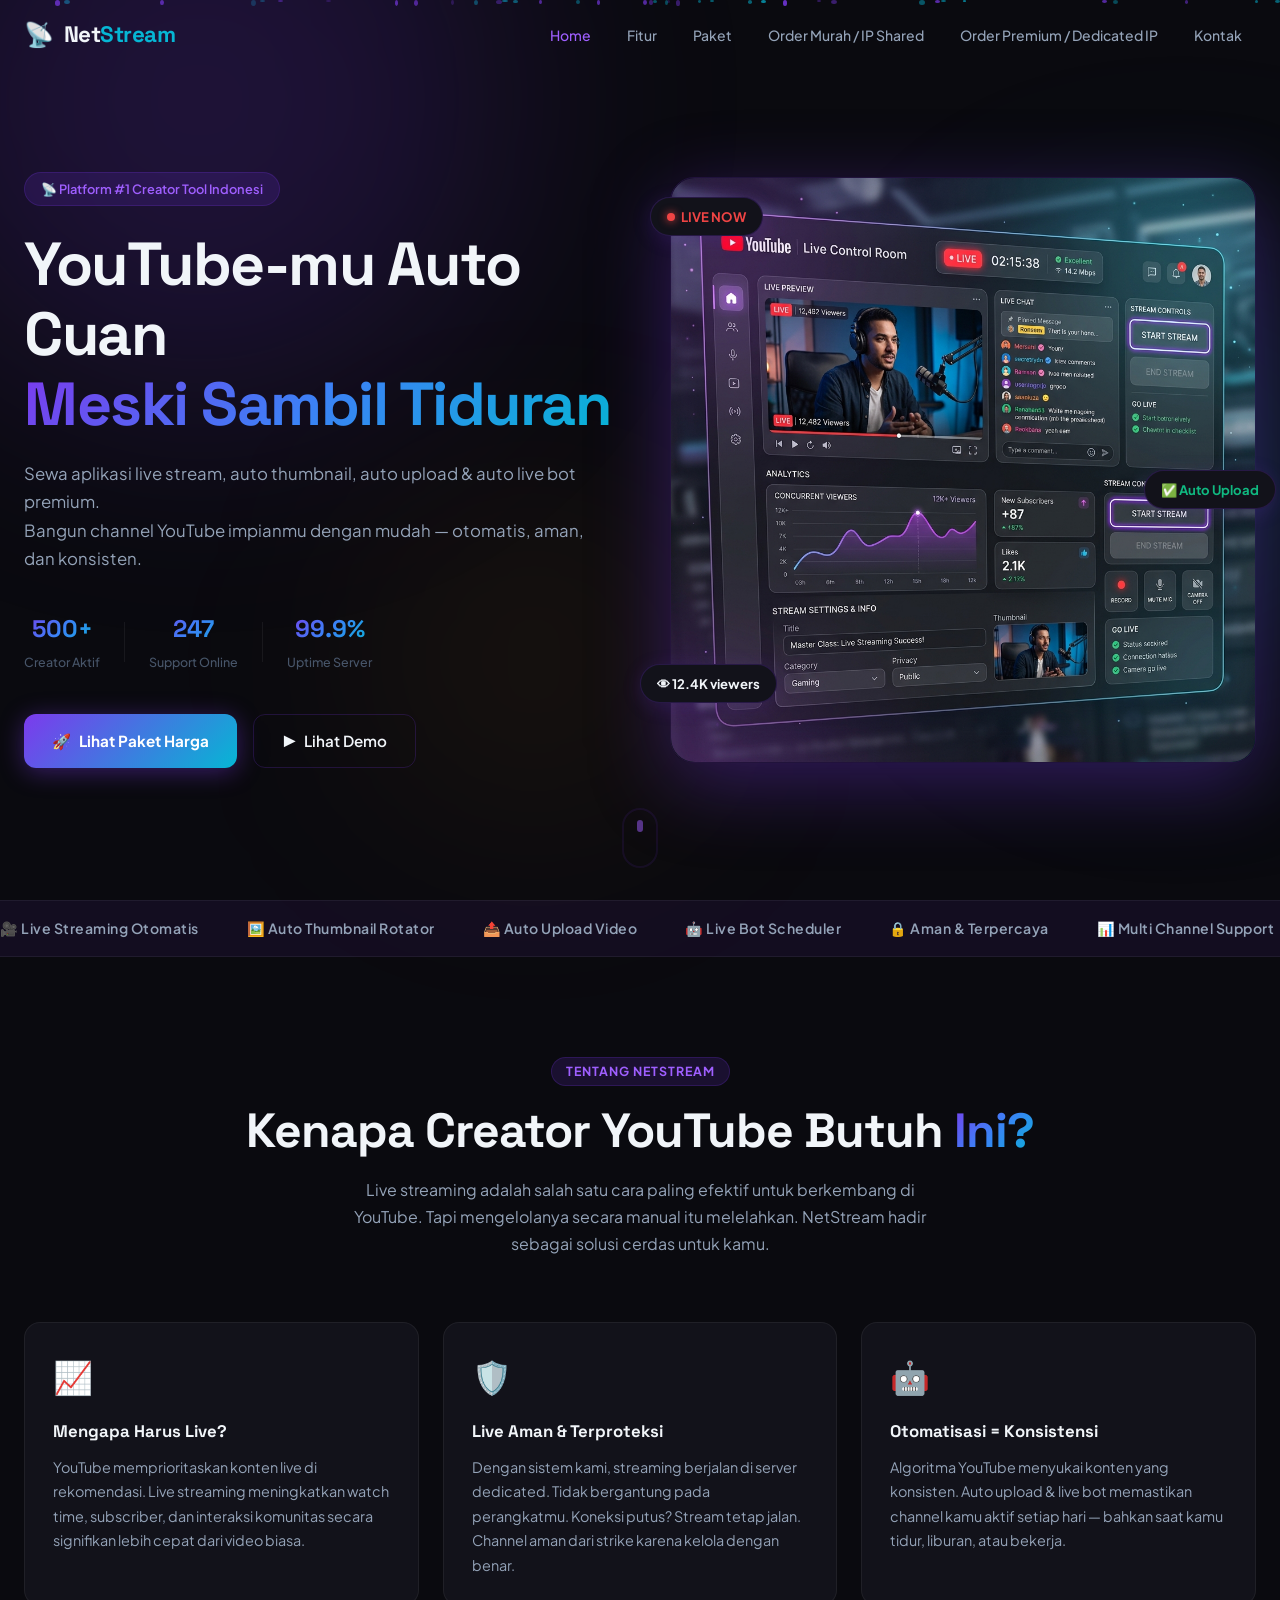
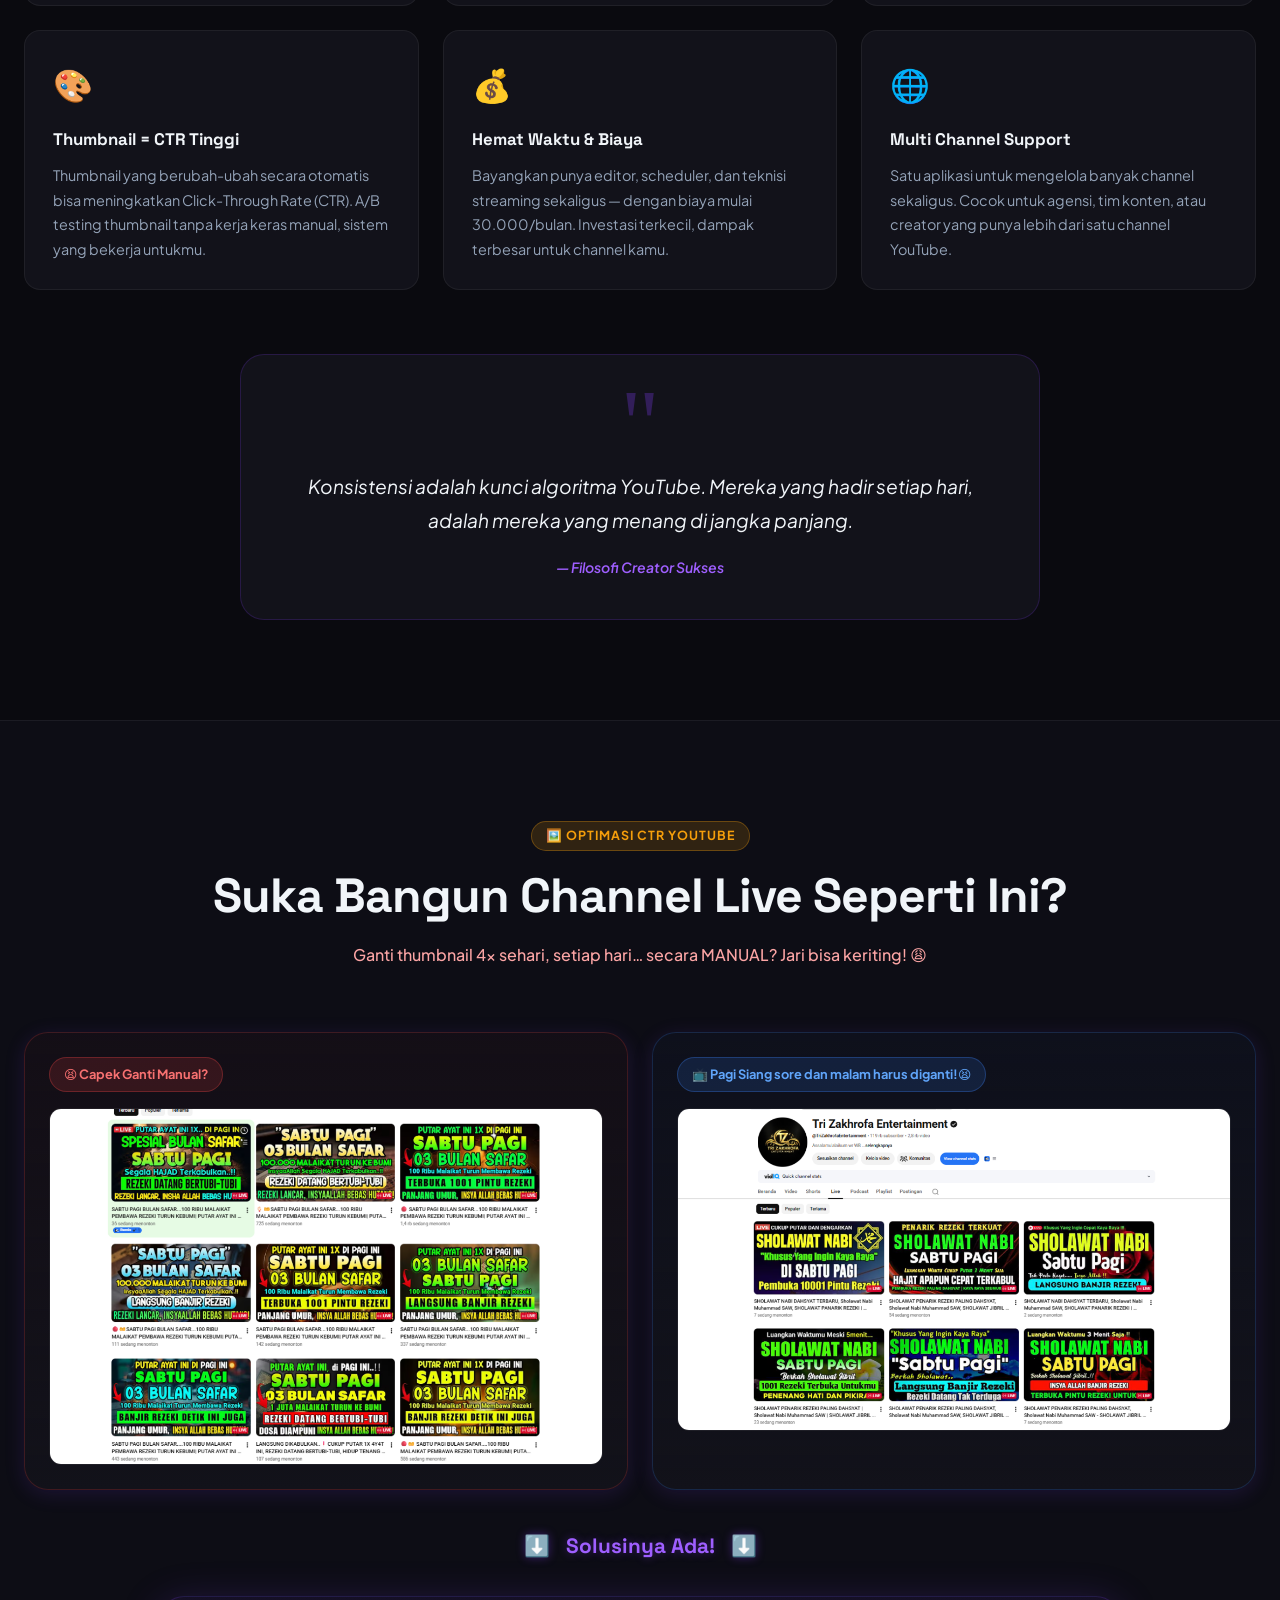
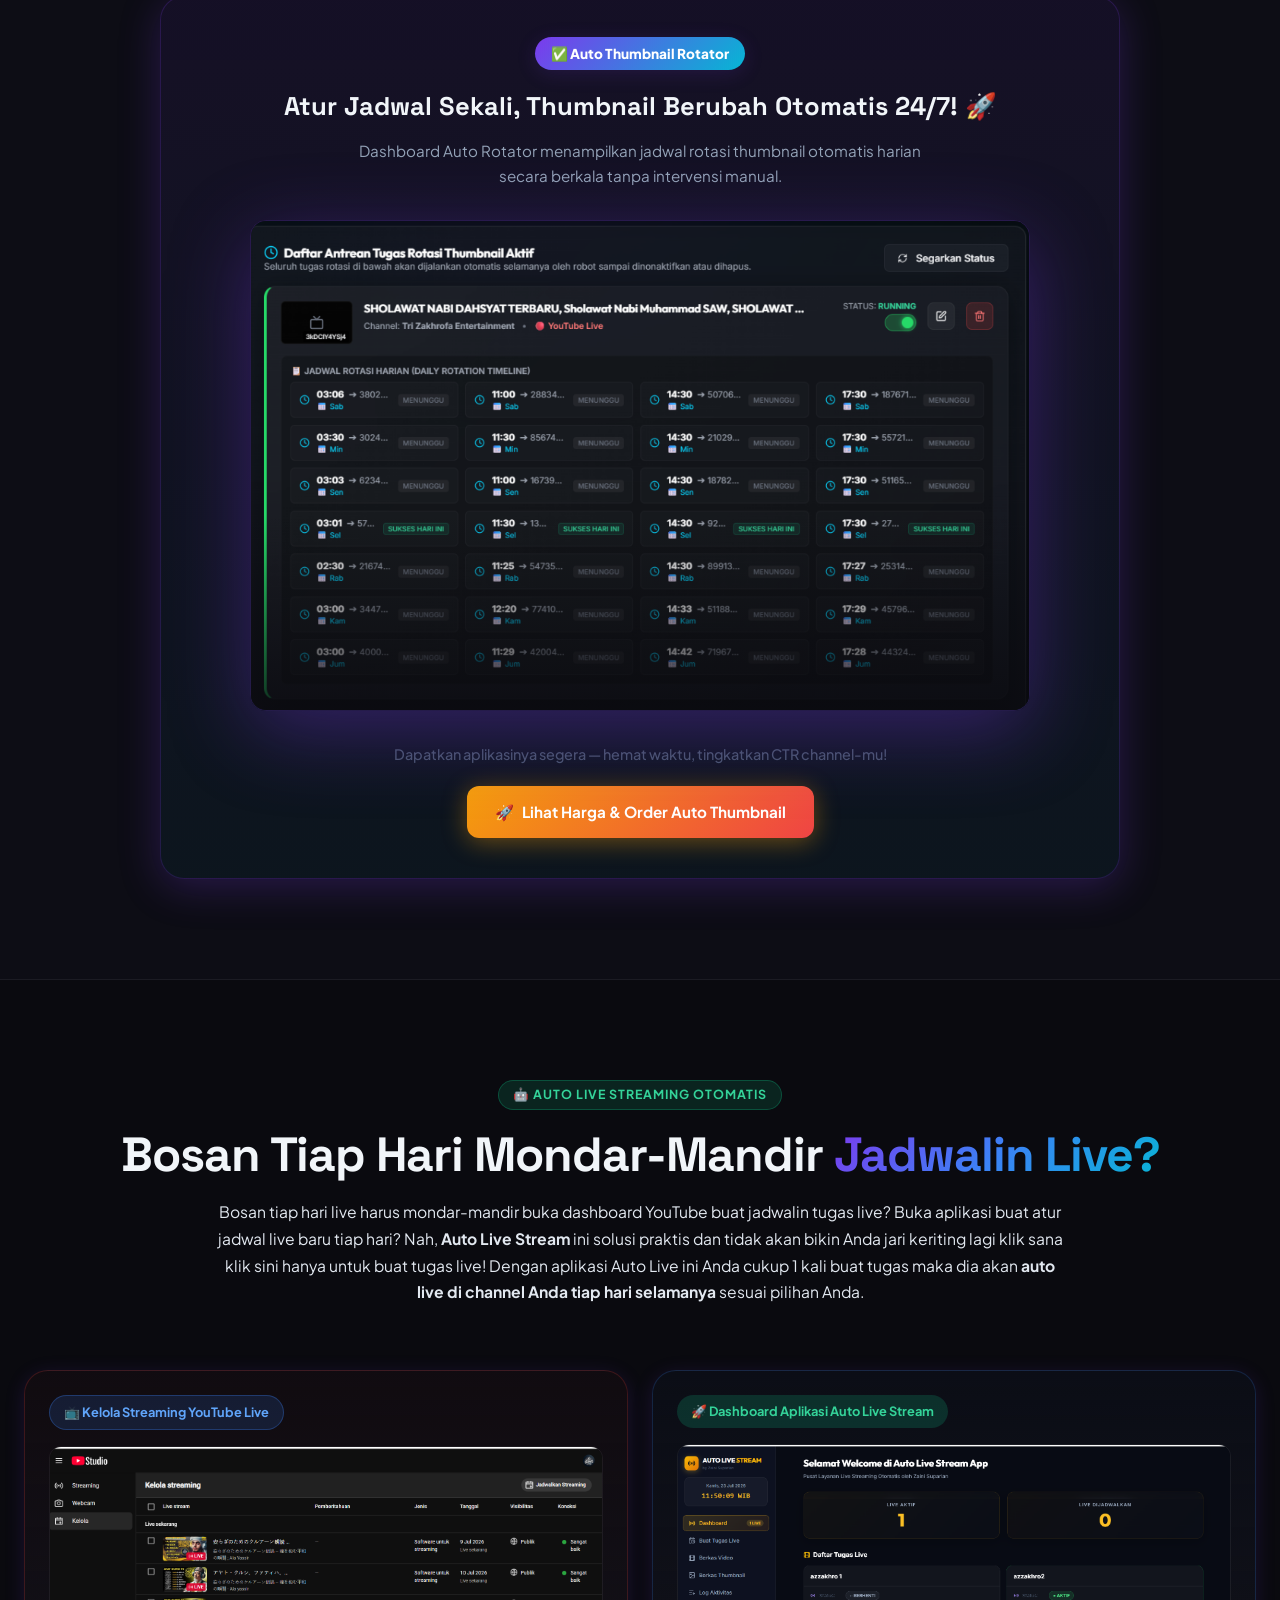
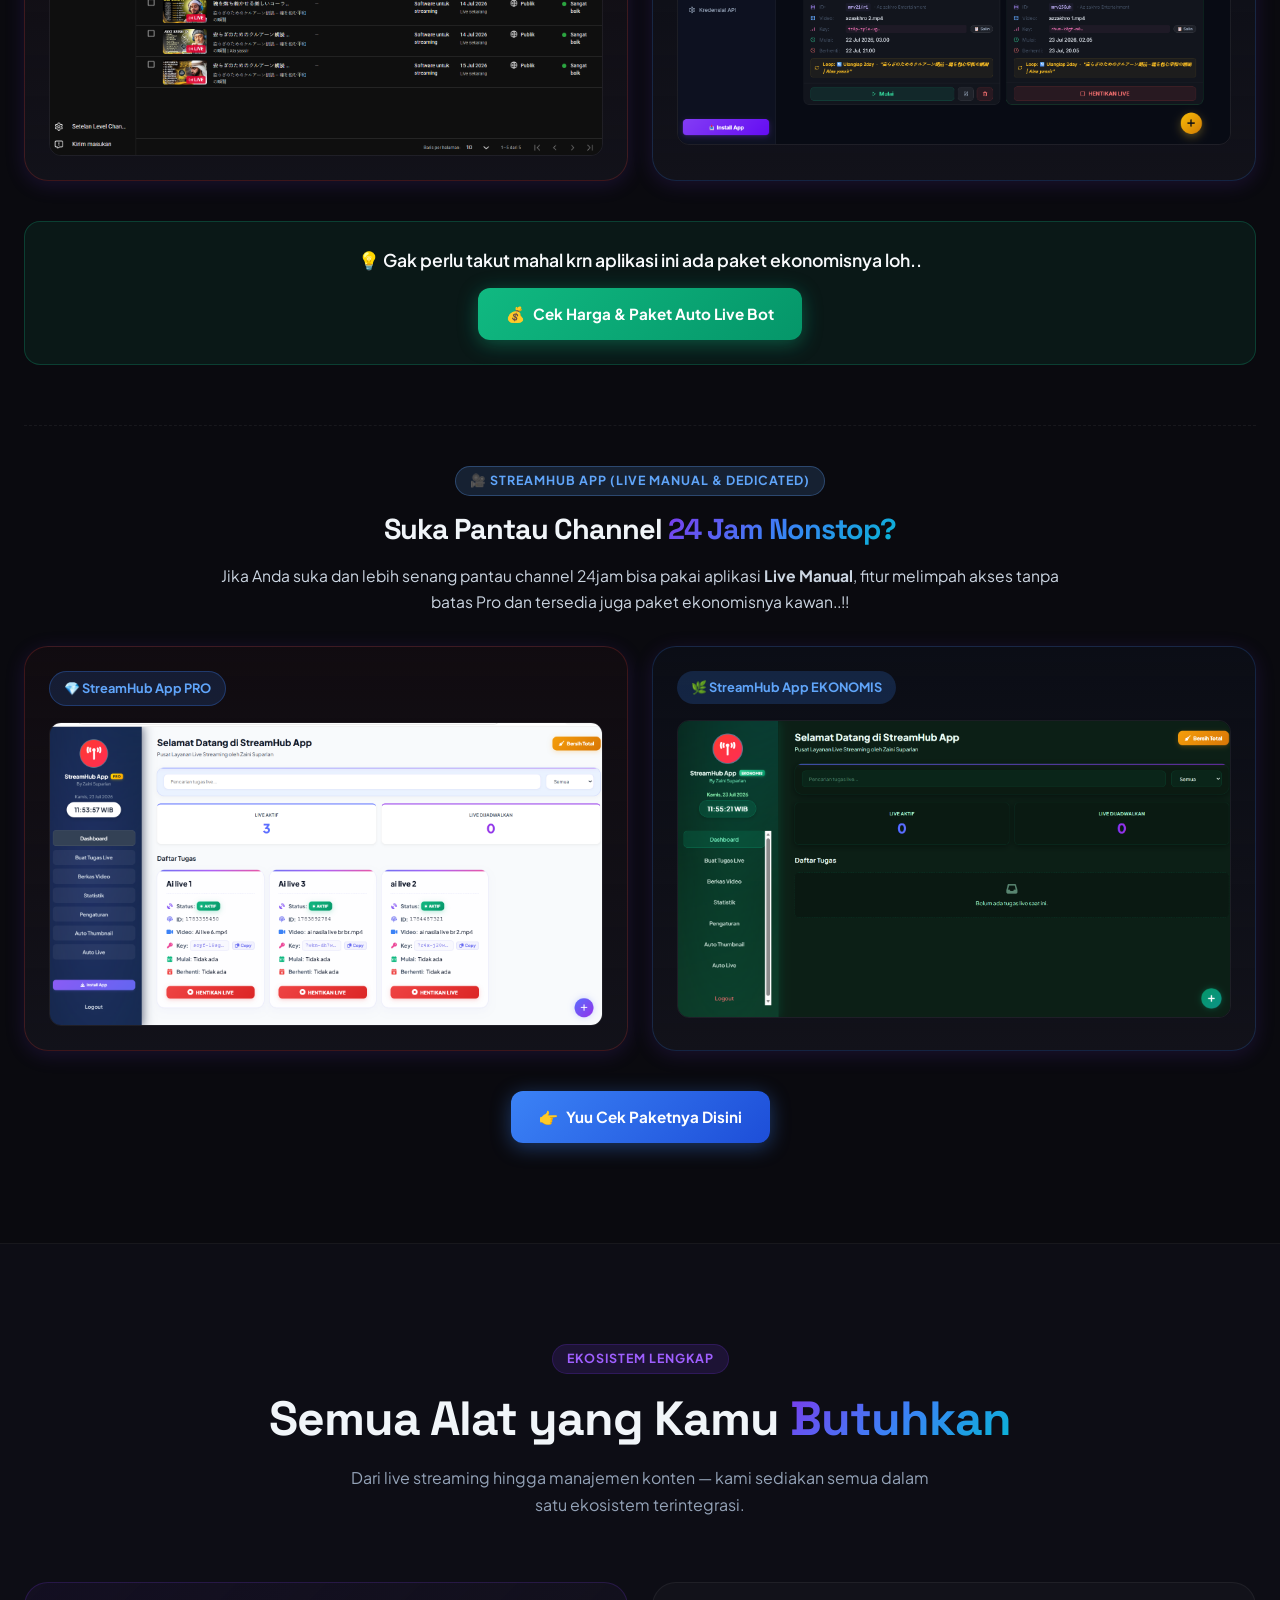
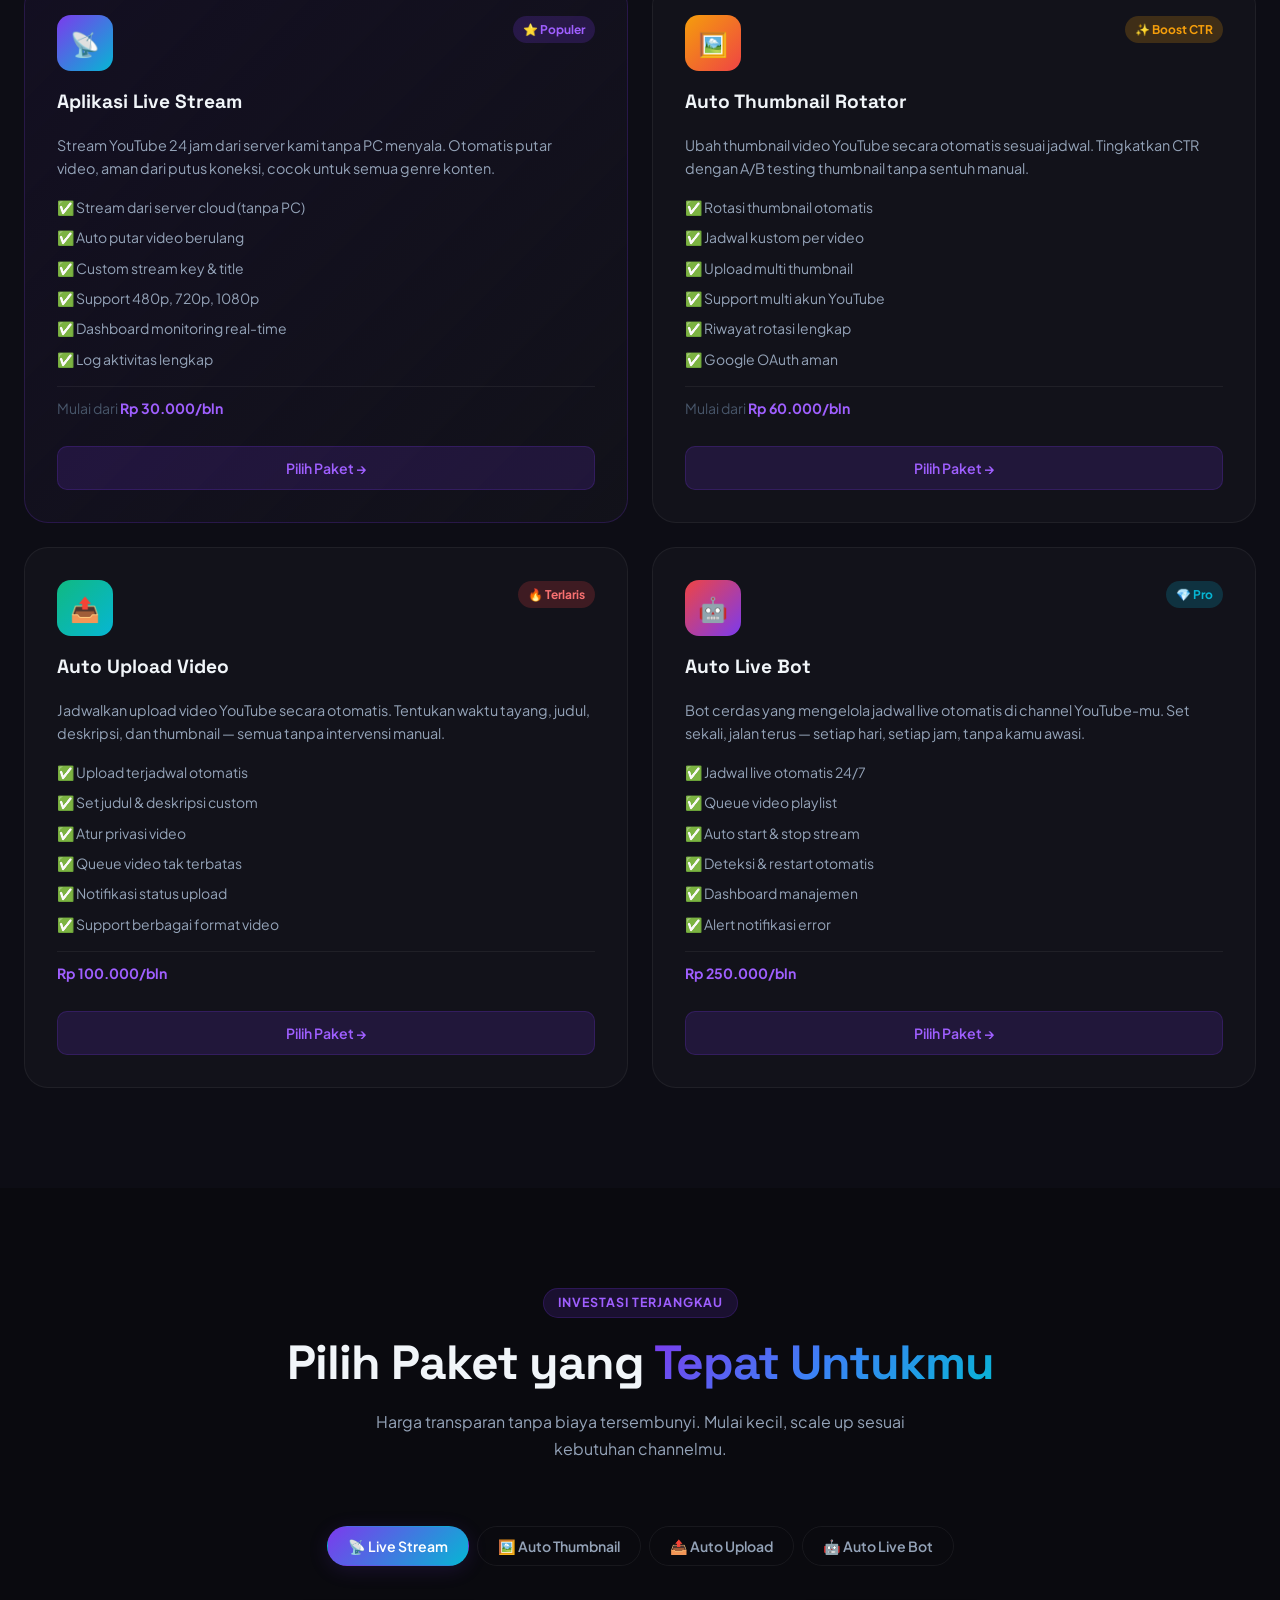
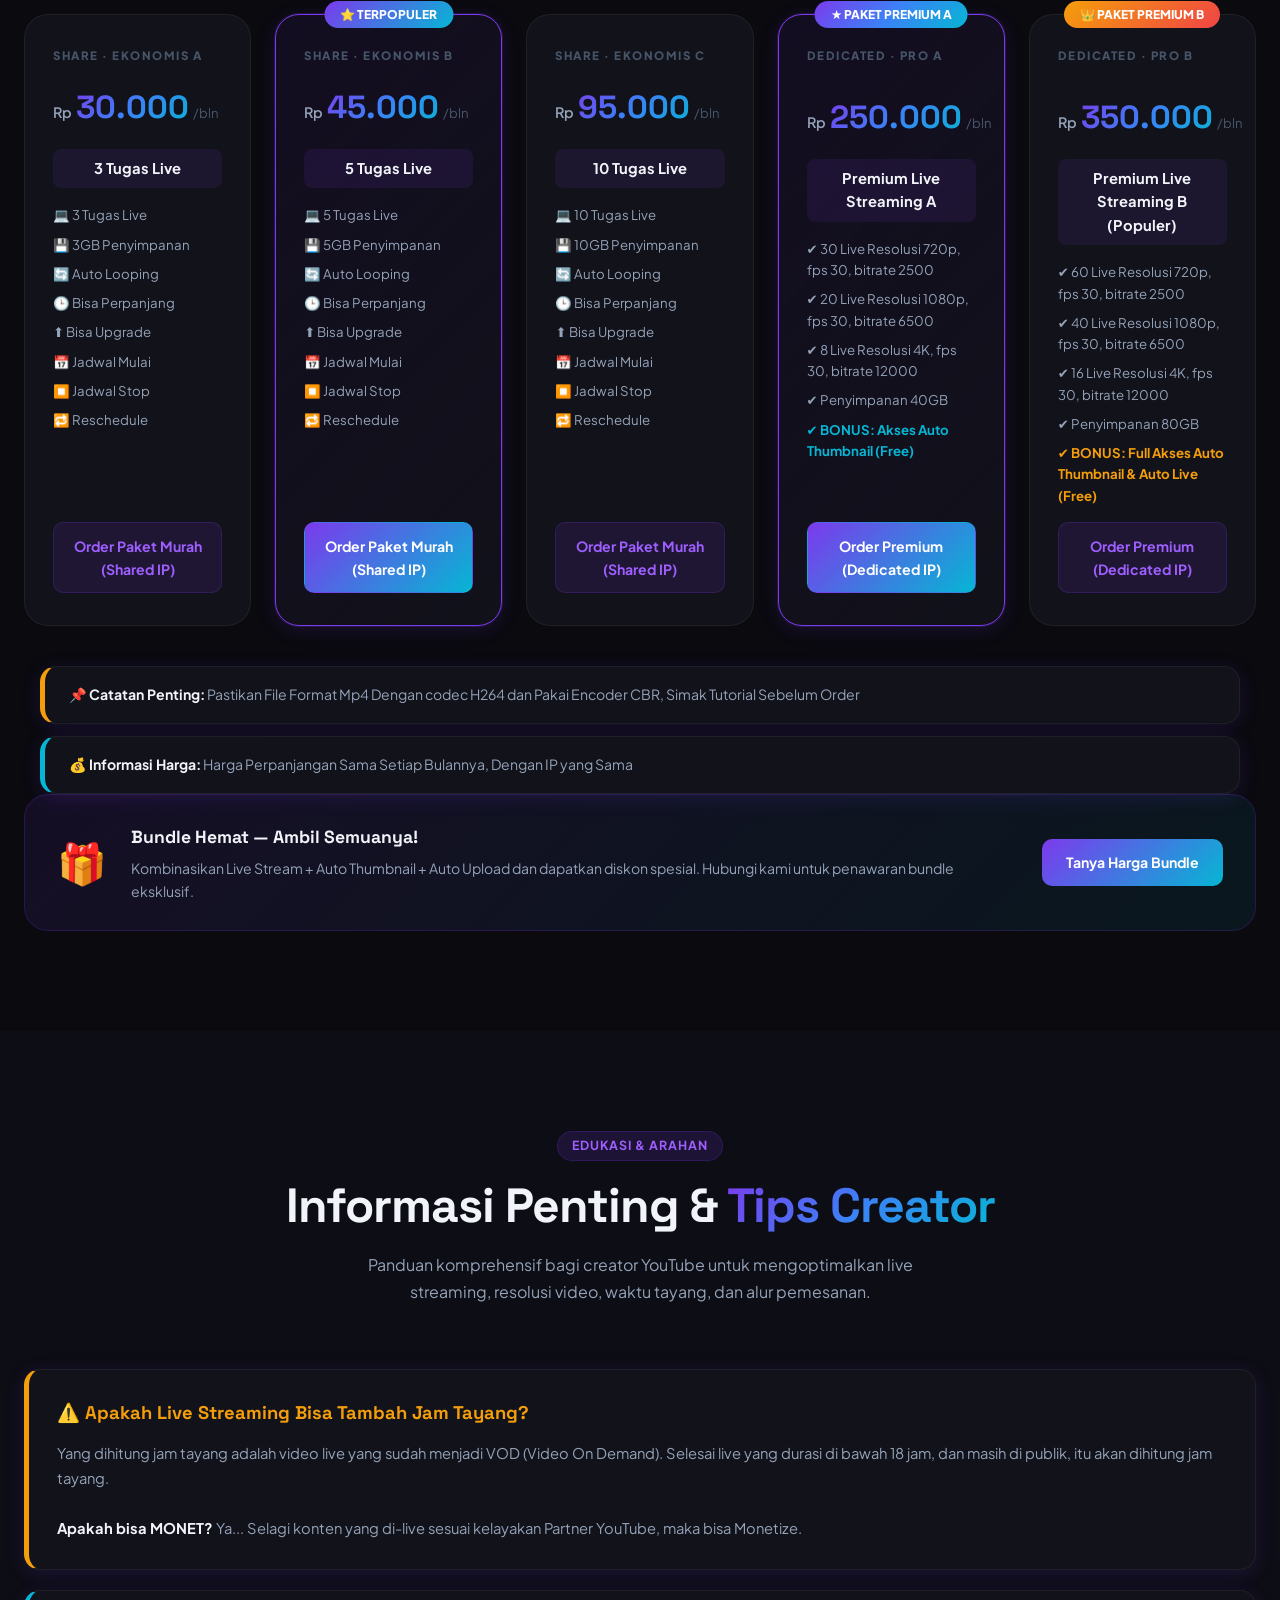
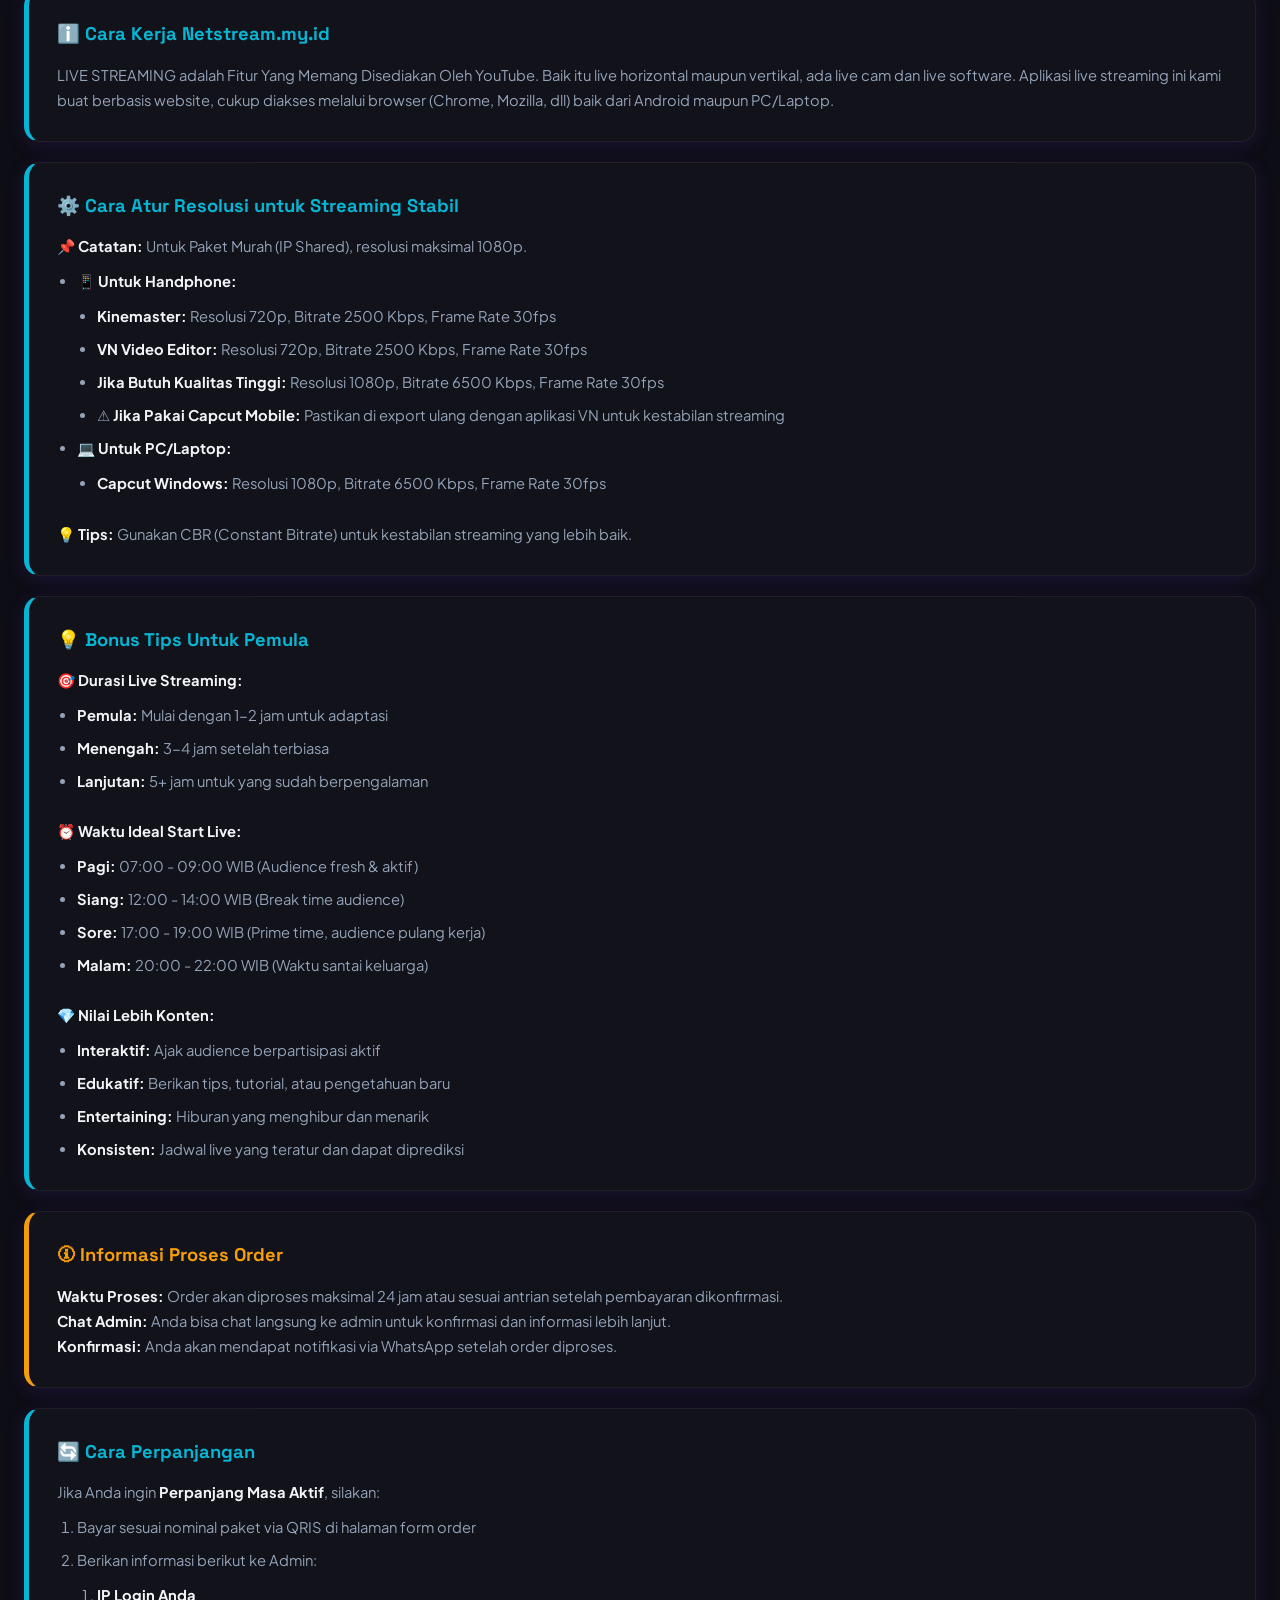
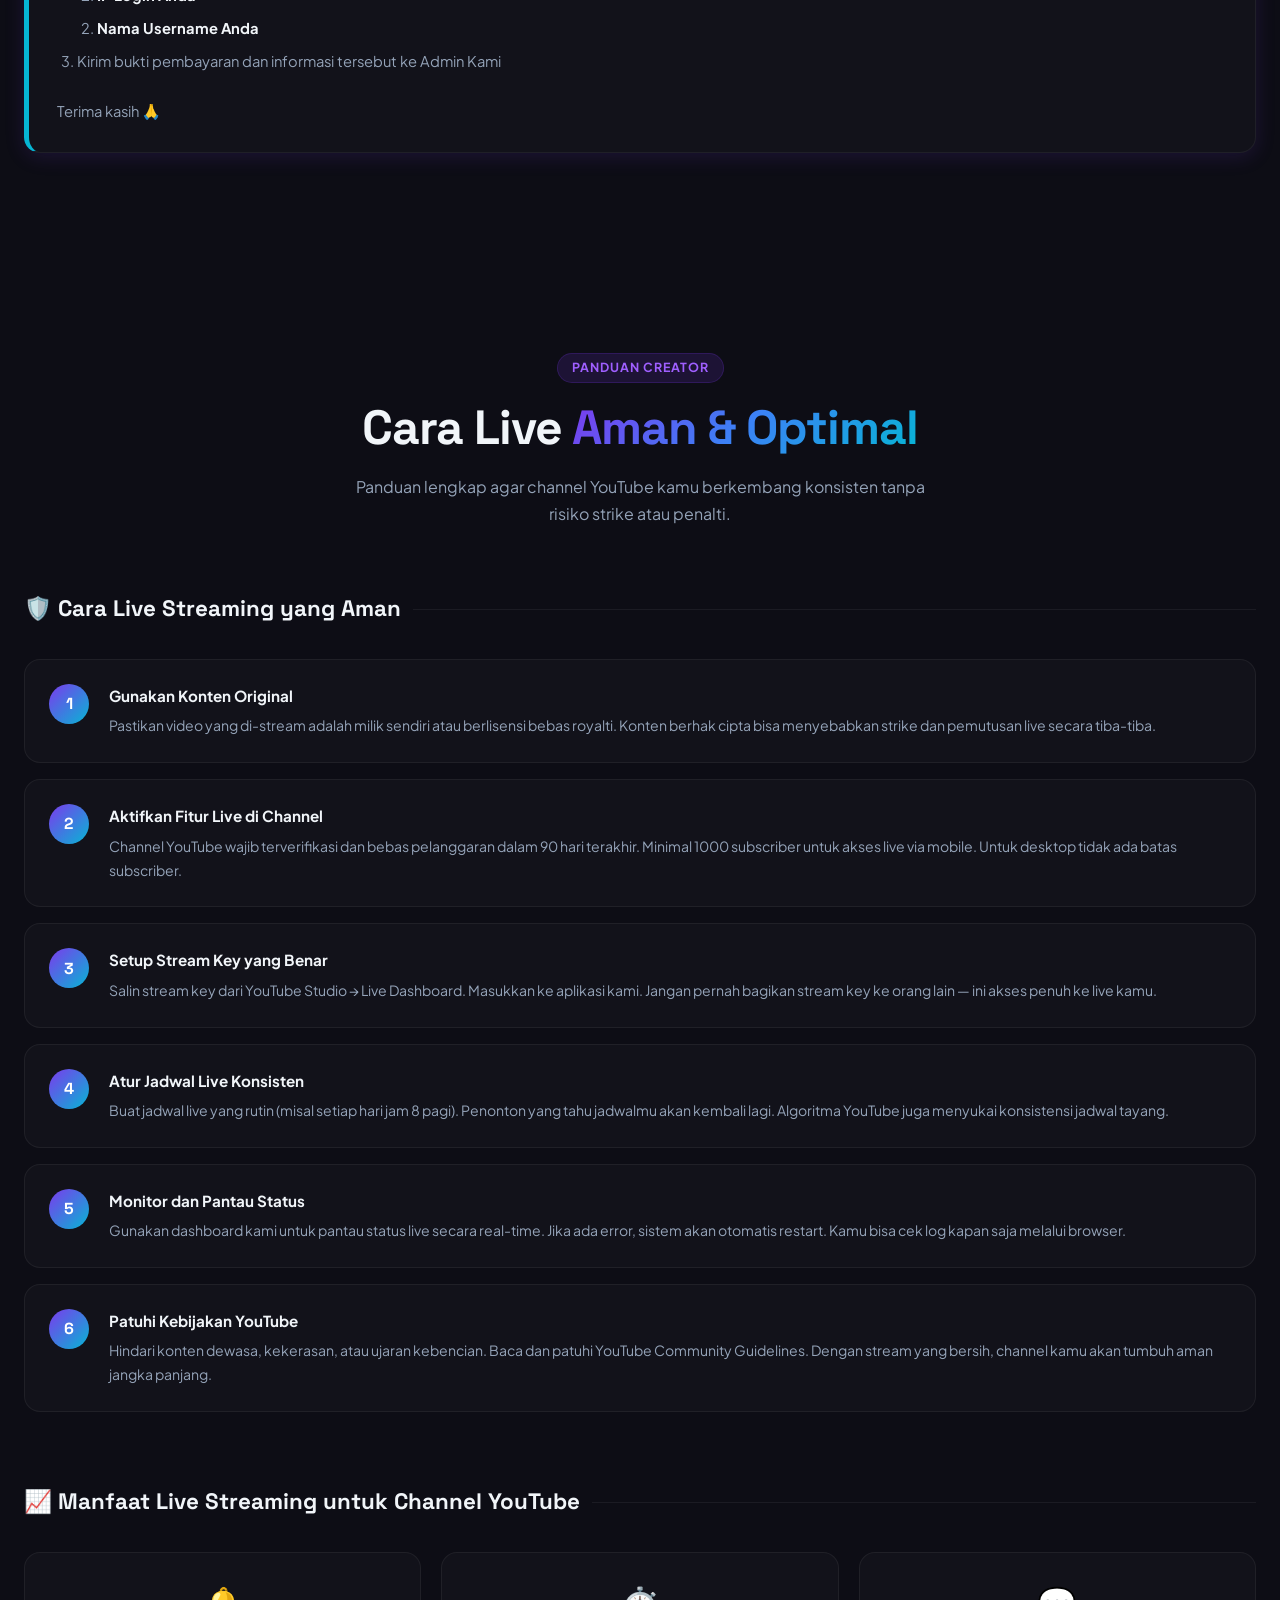
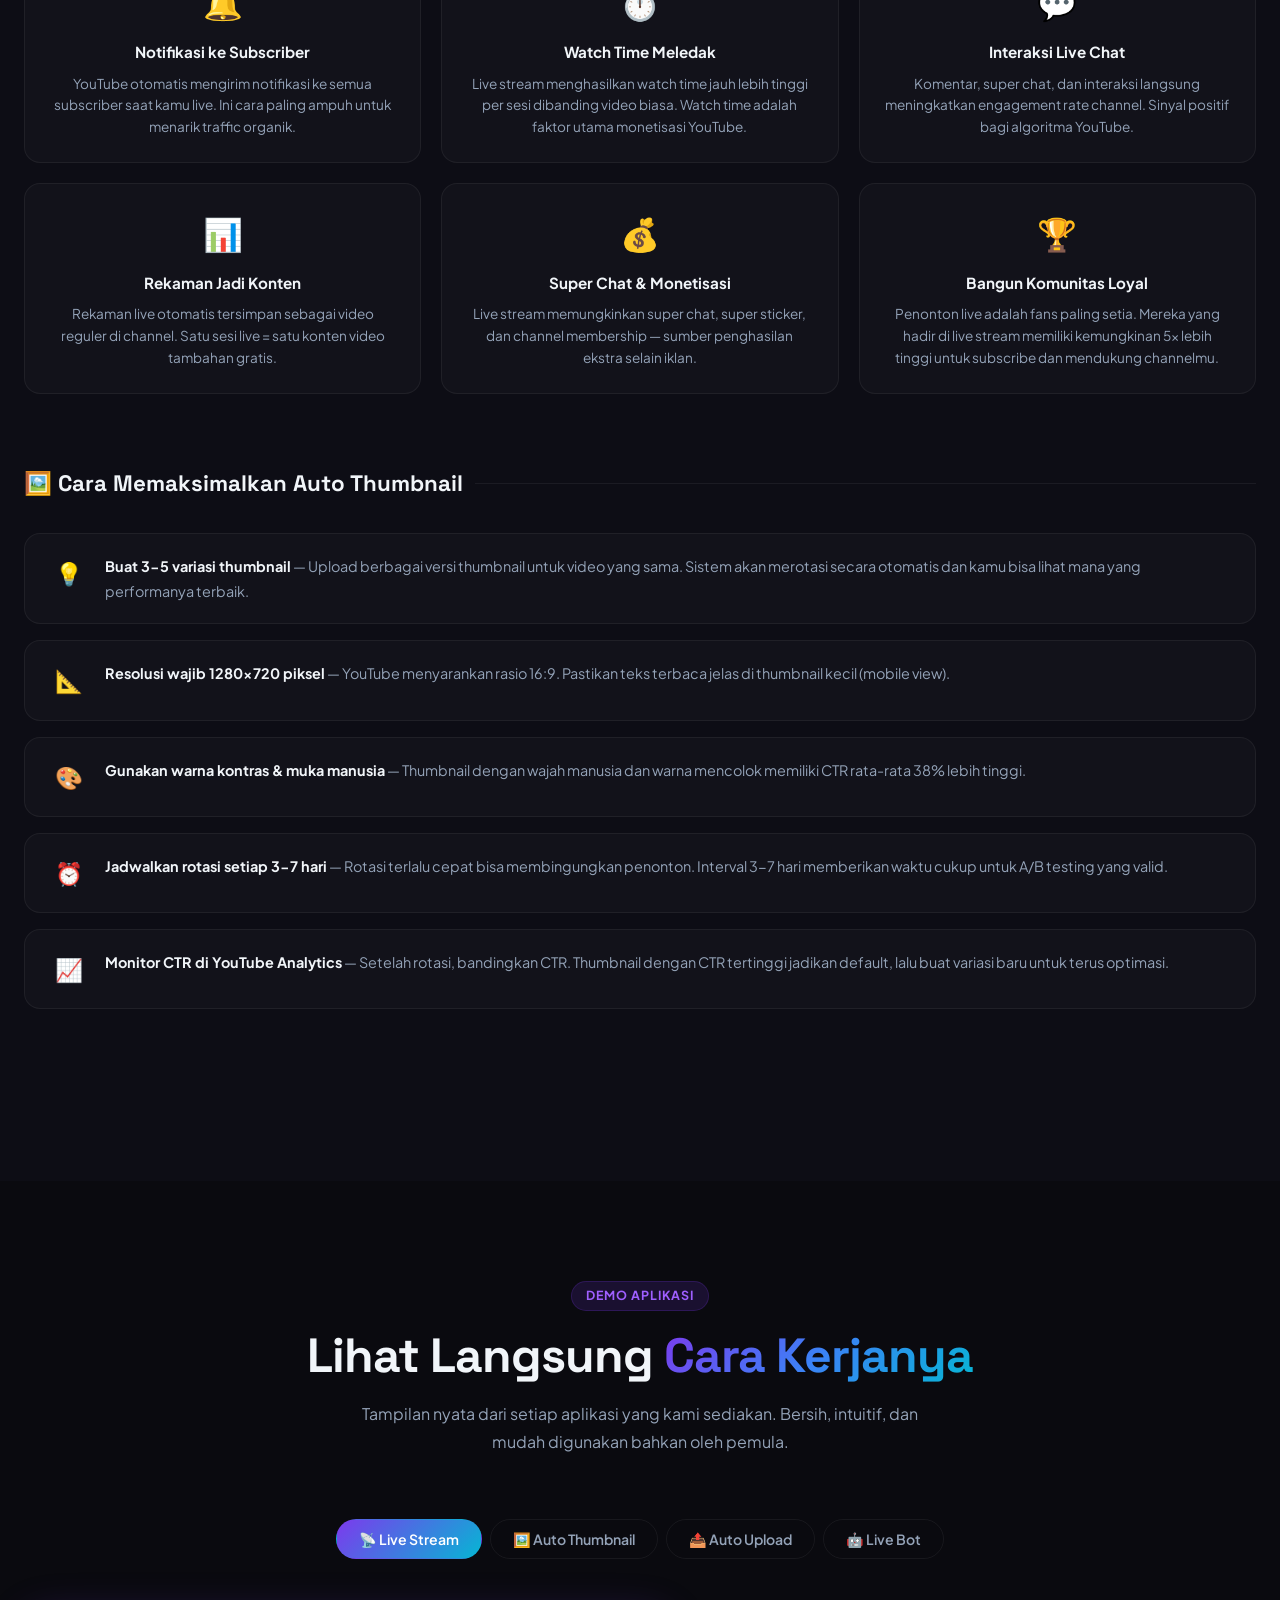
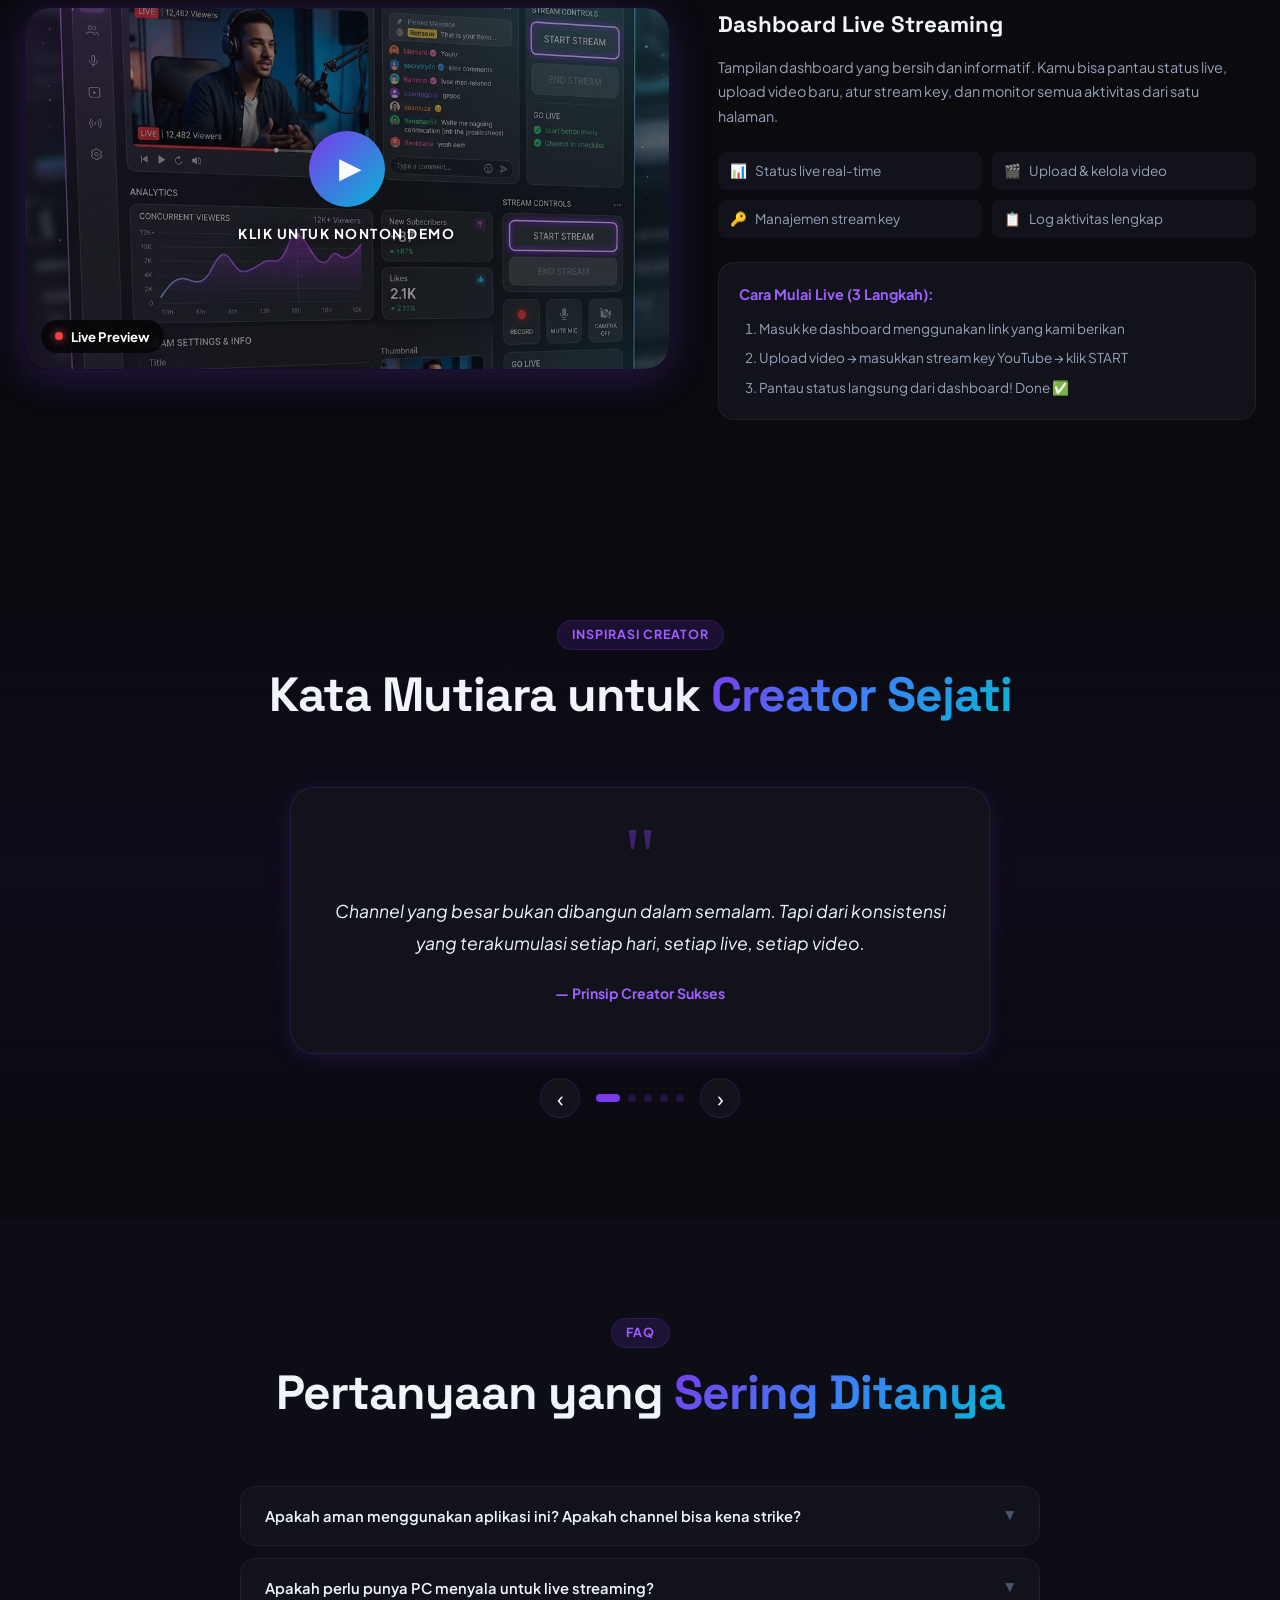
<file: index.html>
<!DOCTYPE html>
<html lang="id">

<head>
  <meta charset="UTF-8" />
  <meta name="viewport" content="width=device-width, initial-scale=1.0" />
  <title>NetStream — Sewa Aplikasi Live Stream & Creator Tools untuk YouTube</title>
  <meta name="description"
    content="Sewa aplikasi live stream, auto thumbnail, auto upload, dan auto live bot premium untuk YouTube creator. Paket ekonomis mulai 30rb/bulan. Kelola channel YouTube kamu jadi lebih profesional!" />
  <meta name="keywords"
    content="sewa live stream, aplikasi youtube, auto thumbnail, auto upload youtube, live streaming bot, creator tools youtube indonesia" />
  <link rel="preconnect" href="https://fonts.googleapis.com" />
  <link rel="preconnect" href="https://fonts.gstatic.com" crossorigin />
  <link
    href="https://fonts.googleapis.com/css2?family=Plus+Jakarta+Sans:ital,wght@0,300;0,400;0,500;0,600;0,700;0,800;1,400&family=Space+Grotesk:wght@400;500;600;700&display=swap"
    rel="stylesheet" />
  <link rel="stylesheet" href="style.css?v=1.3" />
  <style>
    /* Fallback jika gambar belum tersedia */
    .hero-dashboard-img img:not([src]),
    .hero-dashboard-img img[src=""],
    .demo-img-wrap img:not([src]),
    .demo-img-wrap img[src=""] {
      display: none;
    }

    .demo-img-wrap {
      min-height: 280px;
    }

    .img-placeholder {
      width: 100%;
      min-height: 280px;
      border-radius: 16px;
      display: flex;
      align-items: center;
      justify-content: center;
      flex-direction: column;
      gap: 12px;
      font-size: 3rem;
      color: var(--text-muted);
      background: var(--bg-card);
    }
  </style>
</head>

<body>
  <!-- ===== FLOATING PARTICLES ===== -->
  <div class="particles" id="particles"></div>
  <!-- ===== NAVIGATION ===== -->
  <nav class="navbar" id="navbar">
    <div class="nav-container">
      <a href="#home" class="nav-logo">
        <span class="logo-icon">📡</span>
        <span class="logo-text">Net<span class="logo-accent">Stream</span></span>
      </a>
      <ul class="nav-links" id="navLinks">
        <li><a href="#home">Home</a></li>
        <li><a href="#tentang">Fitur</a></li>
        <li><a href="#harga">Paket</a></li>
        <li><a href="#harga"
            onclick="showPricing('live'); setTimeout(() => { document.getElementById('pricing-live').scrollIntoView({behavior: 'smooth', block: 'center'}); }, 100);">Order
            Murah / IP Shared</a></li>
        <li><a href="#harga"
            onclick="showPricing('live'); setTimeout(() => { document.getElementById('pricing-live').scrollIntoView({behavior: 'smooth', block: 'center'}); }, 100);">Order
            Premium / Dedicated IP</a></li>
        <li><a href="#kontak">Kontak</a></li>
      </ul>
      <button class="hamburger" id="hamburger" aria-label="Toggle menu">
        <span></span><span></span><span></span>
      </button>
    </div>
  </nav>
  <!-- ===== HERO SECTION ===== -->
  <section class="hero" id="home">
    <div class="hero-bg-glow glow-1"></div>
    <div class="hero-bg-glow glow-2"></div>
    <div class="hero-bg-glow glow-3"></div>
    <div class="hero-content">
      <div class="hero-badge">
        <span class="live-dot"></span> Platform #1 Creator Tool Indonesia
      </div>
      <h1 class="hero-title">
        YouTube-mu Auto Cuan <br>
        <span class="gradient-text">Meski Sambil Tiduran</span>
      </h1>
      <p class="hero-subtitle">
        Sewa aplikasi live stream, auto thumbnail, auto upload & auto live bot premium.<br>
        Bangun channel YouTube impianmu dengan mudah — otomatis, aman, dan konsisten.
      </p>
      <div class="hero-stats">
        <div class="stat-item">
          <span class="stat-num">500+</span>
          <span class="stat-label">Creator Aktif</span>
        </div>
        <div class="stat-divider"></div>
        <div class="stat-item">
          <span class="stat-num">24/7</span>
          <span class="stat-label">Support Online</span>
        </div>
        <div class="stat-divider"></div>
        <div class="stat-item">
          <span class="stat-num">99.9%</span>
          <span class="stat-label">Uptime Server</span>
        </div>
      </div>
      <div class="hero-actions">
        <a href="#harga" class="btn-primary" id="btn-lihat-harga">
          <span>🚀</span> Lihat Paket Harga
        </a>
        <a href="#demo" class="btn-secondary" id="btn-lihat-demo">
          <span>▶</span> Lihat Demo
        </a>
      </div>
    </div>
    <div class="hero-visual">
      <div class="hero-card-wrapper">
        <div class="hero-dashboard-img">
          <img src="assets/hero_dashboard.png" alt="NetStream Dashboard Live Streaming"
            onerror="this.style.display='none';this.parentElement.innerHTML+='<div class=img-placeholder>📡<span style=font-size:1rem;color:var(--text-secondary)>Live Streaming Dashboard</span></div>'" />
          <div class="img-glow"></div>
        </div>
        <div class="floating-badge badge-live">
          <span class="live-dot"></span> LIVE NOW
        </div>
        <div class="floating-badge badge-views">
          👁 12.4K viewers
        </div>
        <div class="floating-badge badge-upload">
          ✅ Auto Upload
        </div>
      </div>
    </div>
    <a href="#tentang" class="scroll-down" aria-label="Scroll down">
      <span></span>
    </a>
  </section>
  <!-- ===== MARQUEE SCROLL ===== -->
  <div class="marquee-wrapper">
    <div class="marquee-track">
      <span>🎥 Live Streaming Otomatis</span>
      <span>🖼️ Auto Thumbnail Rotator</span>
      <span>📤 Auto Upload Video</span>
      <span>🤖 Live Bot Scheduler</span>
      <span>🔒 Aman & Terpercaya</span>
      <span>📊 Multi Channel Support</span>
      <span>⚡ Server Cepat & Stabil</span>
      <span>🎥 Live Streaming Otomatis</span>
      <span>🖼️ Auto Thumbnail Rotator</span>
      <span>📤 Auto Upload Video</span>
      <span>🤖 Live Bot Scheduler</span>
      <span>🔒 Aman & Terpercaya</span>
      <span>📊 Multi Channel Support</span>
      <span>⚡ Server Cepat & Stabil</span>
    </div>
  </div>
  <!-- ===== TENTANG SECTION ===== -->
  <section class="section" id="tentang">
    <div class="container">
      <div class="section-header">
        <div class="section-tag">Tentang NetStream</div>
        <h2 class="section-title">Kenapa Creator YouTube Butuh <span class="gradient-text">Ini?</span></h2>
        <p class="section-desc">Live streaming adalah salah satu cara paling efektif untuk berkembang di YouTube. Tapi
          mengelolanya secara manual itu melelahkan. NetStream hadir sebagai solusi cerdas untuk kamu.</p>
      </div>
      <div class="why-grid">
        <div class="why-card" data-delay="0">
          <div class="why-icon">📈</div>
          <h3>Mengapa Harus Live?</h3>
          <p>YouTube memprioritaskan konten live di rekomendasi. Live streaming meningkatkan watch time, subscriber, dan
            interaksi komunitas secara signifikan lebih cepat dari video biasa.</p>
        </div>
        <div class="why-card" data-delay="100">
          <div class="why-icon">🛡️</div>
          <h3>Live Aman & Terproteksi</h3>
          <p>Dengan sistem kami, streaming berjalan di server dedicated. Tidak bergantung pada perangkatmu. Koneksi
            putus? Stream tetap jalan. Channel aman dari strike karena kelola dengan benar.</p>
        </div>
        <div class="why-card" data-delay="200">
          <div class="why-icon">🤖</div>
          <h3>Otomatisasi = Konsistensi</h3>
          <p>Algoritma YouTube menyukai konten yang konsisten. Auto upload & live bot memastikan channel kamu aktif
            setiap hari — bahkan saat kamu tidur, liburan, atau bekerja.</p>
        </div>
        <div class="why-card" data-delay="300">
          <div class="why-icon">🎨</div>
          <h3>Thumbnail = CTR Tinggi</h3>
          <p>Thumbnail yang berubah-ubah secara otomatis bisa meningkatkan Click-Through Rate (CTR). A/B testing
            thumbnail tanpa kerja keras manual, sistem yang bekerja untukmu.</p>
        </div>
        <div class="why-card" data-delay="0">
          <div class="why-icon">💰</div>
          <h3>Hemat Waktu & Biaya</h3>
          <p>Bayangkan punya editor, scheduler, dan teknisi streaming sekaligus — dengan biaya mulai 30.000/bulan.
            Investasi terkecil, dampak terbesar untuk channel kamu.</p>
        </div>
        <div class="why-card" data-delay="100">
          <div class="why-icon">🌐</div>
          <h3>Multi Channel Support</h3>
          <p>Satu aplikasi untuk mengelola banyak channel sekaligus. Cocok untuk agensi, tim konten, atau creator yang
            punya lebih dari satu channel YouTube.</p>
        </div>
      </div>
      <!-- Quote Section -->
      <div class="quote-block">
        <div class="quote-symbol">"</div>
        <blockquote>Konsistensi adalah kunci algoritma YouTube. Mereka yang hadir setiap hari, adalah mereka yang menang
          di jangka panjang.</blockquote>
        <cite>— Filosofi Creator Sukses</cite>
      </div>
    </div>
  </section>
  <!-- ===== AUTO THUMBNAIL MARKETING SECTION ===== -->
  <section class="section" id="rotator-promo"
    style="background: var(--bg-section-dark); border-top: 1px solid var(--border-subtle); border-bottom: 1px solid var(--border-subtle);">
    <div class="container">
      <div class="section-header">
        <div class="section-tag"
          style="background: rgba(245, 158, 11, 0.15); border: 1px solid rgba(245, 158, 11, 0.3); color: var(--accent-warm);">
          🖼️ OPTIMASI CTR YOUTUBE</div>
        <h2 class="section-title">Suka Bangun Channel Live Seperti Ini?</h2>
        <p class="section-desc" style="color: #fca5a5; font-weight: 500;">Ganti thumbnail 4x sehari, setiap hari… secara
          MANUAL? Jari bisa keriting! 😩</p>
      </div>
      <!-- Problem Grid -->
      <div class="promo-grid">
        <!-- Card Kiri: Capek Ganti Manual -->
        <div class="promo-card problem-card">
          <div class="promo-card-badge badge-red">😫 Capek Ganti Manual?</div>
          <img src="assets/safar_streams.png" alt="Grid Video YouTube Live Harus Ganti Thumbnail Manual"
            style="width: 100%; border-radius: 12px; border: 1px solid var(--border-subtle); display: block;" />
        </div>
        <!-- Card Kanan: Channel View Tri Zakhrofa Entertainment -->
        <div class="promo-card channel-card">
          <div class="promo-card-badge badge-blue">📺 Pagi Siang sore dan malam harus diganti!😫</div>
          <img src="assets/channel_streams.png" alt="Tampilan Channel Tri Zakhrofa Live Streams"
            style="width: 100%; border-radius: 12px; border: 1px solid var(--border-subtle); display: block;" />
        </div>
      </div>
      <!-- Divider Connector -->
      <div class="promo-divider-connector">
        <span class="pulse-arrow">⬇️</span> Solusinya Ada! <span class="pulse-arrow">⬇️</span>
      </div>
      <!-- Solution Mockup Box -->
      <div class="promo-solution-box">
        <div class="promo-solution-header">
          <span class="solution-badge">✅ Auto Thumbnail Rotator</span>
          <h3>Atur Jadwal Sekali, Thumbnail Berubah Otomatis 24/7! 🚀</h3>
          <p>Dashboard Auto Rotator menampilkan jadwal rotasi thumbnail otomatis harian secara berkala tanpa intervensi
            manual.</p>
        </div>

        <div class="promo-solution-image-container">
          <img src="assets/rotator_scheduler.png" alt="Dashboard Antrean Tugas Rotasi Thumbnail"
            style="width: 100%; display: block;" />
          <div class="image-overlay-glow"></div>
        </div>
        <div class="promo-solution-footer">
          <p class="cta-subtext" style="margin-bottom: 8px;">Dapatkan aplikasinya segera — hemat waktu, tingkatkan CTR
            channel-mu!</p>
          <a href="#harga"
            onclick="showPricing('thumb'); setTimeout(() => { document.getElementById('pricing-thumb').scrollIntoView({behavior: 'smooth', block: 'center'}); }, 100);"
            class="btn-primary" style="background: var(--grad-warm); box-shadow: 0 4px 24px rgba(245, 158, 11, 0.4);">
            <span>🚀</span> Lihat Harga &amp; Order Auto Thumbnail
          </a>
        </div>
      </div>
    </div>
  </section>

  <!-- ===== AUTO LIVE STREAM & LIVE MANUAL MARKETING SECTION ===== -->
  <section class="section" id="autolive-promo" style="background: var(--bg-main); border-bottom: 1px solid var(--border-subtle);">
    <div class="container">
      
      <!-- 🤖 1. PROMO AUTO LIVE STREAM (Aplikasi Auto Live Bot) -->
      <div class="section-header">
        <div class="section-tag" style="background: rgba(16, 185, 129, 0.15); border: 1px solid rgba(16, 185, 129, 0.3); color: #34d399;">
          🤖 AUTO LIVE STREAMING OTOMATIS
        </div>
        <h2 class="section-title">Bosan Tiap Hari Mondar-Mandir <span class="gradient-text">Jadwalin Live?</span></h2>
        <p class="section-desc" style="color: #e2e8f0; font-size: 0.98rem; max-width: 850px; margin: 0 auto; line-height: 1.7;">
          Bosan tiap hari live harus mondar-mandir buka dashboard YouTube buat jadwalin tugas live? Buka aplikasi buat atur jadwal live baru tiap hari? 
          Nah, <strong>Auto Live Stream</strong> ini solusi praktis dan tidak akan bikin Anda jari keriting lagi klik sana klik sini hanya untuk buat tugas live! 
          Dengan aplikasi Auto Live ini Anda cukup 1 kali buat tugas maka dia akan <strong>auto live di channel Anda tiap hari selamanya</strong> sesuai pilihan Anda.
        </p>
      </div>

      <!-- Grid Gambar Auto Live (YouTube Studio + Dashboard Auto Live) -->
      <div class="promo-grid" style="grid-template-columns: repeat(auto-fit, minmax(320px, 1fr)); gap: 24px;">
        <div class="promo-card problem-card">
          <div class="promo-card-badge badge-blue">📺 Kelola Streaming YouTube Live</div>
          <img src="assets/autolive_yt_studio.png" alt="Kelola Streaming YouTube Live"
            style="width: 100%; border-radius: 12px; border: 1px solid var(--border-subtle); display: block;" />
        </div>
        <div class="promo-card channel-card">
          <div class="promo-card-badge badge-green" style="background: rgba(16,185,129,0.2); color: #34d399; border-color: rgba(16,185,129,0.4);">
            🚀 Dashboard Aplikasi Auto Live Stream
          </div>
          <img src="assets/autolive_app_dashboard.png" alt="Dashboard Aplikasi Auto Live Stream"
            style="width: 100%; border-radius: 12px; border: 1px solid var(--border-subtle); display: block;" />
        </div>
      </div>

      <!-- CTA Box Paket Ekonomis Auto Live -->
      <div style="text-align: center; margin-top: 24px; margin-bottom: 60px; background: rgba(16, 185, 129, 0.08); border: 1px solid rgba(16, 185, 129, 0.25); border-radius: 16px; padding: 24px;">
        <p style="font-size: 1.1rem; color: #f8fafc; font-weight: 600; margin-bottom: 14px;">
          💡 Gak perlu takut mahal krn aplikasi ini ada paket ekonomisnya loh..
        </p>
        <a href="#harga" onclick="showPricing('bot'); setTimeout(() => { document.getElementById('pricing-bot').scrollIntoView({behavior: 'smooth', block: 'center'}); }, 100);"
          class="btn-primary" style="background: linear-gradient(135deg, #10b981 0%, #059669 100%); box-shadow: 0 4px 20px rgba(16, 185, 129, 0.4);">
          <span>💰</span> Cek Harga &amp; Paket Auto Live Bot
        </a>
      </div>

      <!-- 🎥 2. PROMO LIVE MANUAL (StreamHub App Pro & Ekonomis) -->
      <div style="border-top: 1px dashed var(--border-subtle); padding-top: 40px;">
        <div class="section-header" style="margin-bottom: 30px;">
          <div class="section-tag" style="background: rgba(96, 165, 250, 0.15); border: 1px solid rgba(96, 165, 250, 0.3); color: #60a5fa;">
            🎥 STREAMHUB APP (LIVE MANUAL &amp; DEDICATED)
          </div>
          <h2 class="section-title" style="font-size: 1.8rem;">Suka Pantau Channel <span class="gradient-text">24 Jam Nonstop?</span></h2>
          <p class="section-desc" style="color: #cbd5e1; font-size: 0.98rem; max-width: 850px; margin: 0 auto; line-height: 1.7;">
            Jika Anda suka dan lebih senang pantau channel 24jam bisa pakai aplikasi <strong>Live Manual</strong>, fitur melimpah akses tanpa batas Pro dan tersedia juga paket ekonomisnya kawan..!!
          </p>
        </div>

        <!-- Grid Gambar StreamHub Pro & StreamHub Ekonomis -->
        <div class="promo-grid" style="grid-template-columns: repeat(auto-fit, minmax(320px, 1fr)); gap: 24px;">
          <div class="promo-card problem-card">
            <div class="promo-card-badge badge-blue">💎 StreamHub App PRO</div>
            <img src="assets/streamhub_pro_dashboard.png" alt="StreamHub App PRO Dashboard"
              style="width: 100%; border-radius: 12px; border: 1px solid var(--border-subtle); display: block;" />
          </div>
          <div class="promo-card channel-card">
            <div class="promo-card-badge badge-green" style="background: rgba(59,130,246,0.2); color: #60a5fa; border-color: rgba(59,130,246,0.4);">
              🌿 StreamHub App EKONOMIS
            </div>
            <img src="assets/streamhub_eko_dashboard.png" alt="StreamHub App EKONOMIS Dashboard"
              style="width: 100%; border-radius: 12px; border: 1px solid var(--border-subtle); display: block;" />
          </div>
        </div>

        <!-- CTA Box StreamHub Live Manual -->
        <div style="text-align: center; margin-top: 24px;">
          <a href="#harga" onclick="showPricing('live'); setTimeout(() => { document.getElementById('pricing-live').scrollIntoView({behavior: 'smooth', block: 'center'}); }, 100);"
            class="btn-primary" style="background: linear-gradient(135deg, #3b82f6 0%, #1d4ed8 100%); box-shadow: 0 4px 20px rgba(59, 130, 246, 0.4);">
            <span>👉</span> Yuu Cek Paketnya Disini
          </a>
        </div>
      </div>

    </div>
  </section>
  <!-- ===== LAYANAN SECTION ===== -->
  <section class="section section-dark" id="layanan">
    <div class="container">
      <div class="section-header">
        <div class="section-tag">Ekosistem Lengkap</div>
        <h2 class="section-title">Semua Alat yang Kamu <span class="gradient-text">Butuhkan</span></h2>
        <p class="section-desc">Dari live streaming hingga manajemen konten — kami sediakan semua dalam satu ekosistem
          terintegrasi.</p>
      </div>
      <div class="services-grid">
        <!-- Live Streaming -->
        <div class="service-card featured" id="service-live">
          <div class="service-card-glow"></div>
          <div class="service-header">
            <div class="service-icon-wrap live-gradient">
              <span>📡</span>
            </div>
            <div class="service-badges">
              <span class="badge badge-popular">⭐ Populer</span>
            </div>
          </div>
          <h3 class="service-name">Aplikasi Live Stream</h3>
          <p class="service-desc">Stream YouTube 24 jam dari server kami tanpa PC menyala. Otomatis putar video, aman
            dari putus koneksi, cocok untuk semua genre konten.</p>
          <ul class="service-features">
            <li>✅ Stream dari server cloud (tanpa PC)</li>
            <li>✅ Auto putar video berulang</li>
            <li>✅ Custom stream key & title</li>
            <li>✅ Support 480p, 720p, 1080p</li>
            <li>✅ Dashboard monitoring real-time</li>
            <li>✅ Log aktivitas lengkap</li>
          </ul>
          <div class="service-price-hint">Mulai dari <strong>Rp 30.000/bln</strong></div>
          <a href="#harga" class="service-btn" id="btn-live-harga">Pilih Paket →</a>
        </div>
        <!-- Auto Thumbnail -->
        <div class="service-card" id="service-thumbnail">
          <div class="service-card-glow thumb-glow"></div>
          <div class="service-header">
            <div class="service-icon-wrap thumb-gradient">
              <span>🖼️</span>
            </div>
            <div class="service-badges">
              <span class="badge badge-new">✨ Boost CTR</span>
            </div>
          </div>
          <h3 class="service-name">Auto Thumbnail Rotator</h3>
          <p class="service-desc">Ubah thumbnail video YouTube secara otomatis sesuai jadwal. Tingkatkan CTR dengan A/B
            testing thumbnail tanpa sentuh manual.</p>
          <ul class="service-features">
            <li>✅ Rotasi thumbnail otomatis</li>
            <li>✅ Jadwal kustom per video</li>
            <li>✅ Upload multi thumbnail</li>
            <li>✅ Support multi akun YouTube</li>
            <li>✅ Riwayat rotasi lengkap</li>
            <li>✅ Google OAuth aman</li>
          </ul>
          <div class="service-price-hint">Mulai dari <strong>Rp 60.000/bln</strong></div>
          <a href="#harga" class="service-btn thumb-btn" id="btn-thumb-harga">Pilih Paket →</a>
        </div>
        <!-- Auto Upload -->
        <div class="service-card" id="service-upload">
          <div class="service-card-glow upload-glow"></div>
          <div class="service-header">
            <div class="service-icon-wrap upload-gradient">
              <span>📤</span>
            </div>
            <div class="service-badges">
              <span class="badge badge-hot">🔥 Terlaris</span>
            </div>
          </div>
          <h3 class="service-name">Auto Upload Video</h3>
          <p class="service-desc">Jadwalkan upload video YouTube secara otomatis. Tentukan waktu tayang, judul,
            deskripsi, dan thumbnail — semua tanpa intervensi manual.</p>
          <ul class="service-features">
            <li>✅ Upload terjadwal otomatis</li>
            <li>✅ Set judul & deskripsi custom</li>
            <li>✅ Atur privasi video</li>
            <li>✅ Queue video tak terbatas</li>
            <li>✅ Notifikasi status upload</li>
            <li>✅ Support berbagai format video</li>
          </ul>
          <div class="service-price-hint"><strong>Rp 100.000/bln</strong></div>
          <a href="#harga" class="service-btn upload-btn" id="btn-upload-harga">Pilih Paket →</a>
        </div>
        <!-- Auto Live Bot -->
        <div class="service-card" id="service-bot">
          <div class="service-card-glow bot-glow"></div>
          <div class="service-header">
            <div class="service-icon-wrap bot-gradient">
              <span>🤖</span>
            </div>
            <div class="service-badges">
              <span class="badge badge-pro">💎 Pro</span>
            </div>
          </div>
          <h3 class="service-name">Auto Live Bot</h3>
          <p class="service-desc">Bot cerdas yang mengelola jadwal live otomatis di channel YouTube-mu. Set sekali,
            jalan terus — setiap hari, setiap jam, tanpa kamu awasi.</p>
          <ul class="service-features">
            <li>✅ Jadwal live otomatis 24/7</li>
            <li>✅ Queue video playlist</li>
            <li>✅ Auto start & stop stream</li>
            <li>✅ Deteksi & restart otomatis</li>
            <li>✅ Dashboard manajemen</li>
            <li>✅ Alert notifikasi error</li>
          </ul>
          <div class="service-price-hint"><strong>Rp 250.000/bln</strong></div>
          <a href="#harga" class="service-btn bot-btn" id="btn-bot-harga">Pilih Paket →</a>
        </div>
      </div>
    </div>
  </section>
  <!-- ===== HARGA SECTION ===== -->
  <section class="section" id="harga">
    <div class="container">
      <div class="section-header">
        <div class="section-tag">Investasi Terjangkau</div>
        <h2 class="section-title">Pilih Paket yang <span class="gradient-text">Tepat Untukmu</span></h2>
        <p class="section-desc">Harga transparan tanpa biaya tersembunyi. Mulai kecil, scale up sesuai kebutuhan
          channelmu.</p>
      </div>
      <!-- Tab Switcher -->
      <div class="pricing-tabs" role="tablist">
        <button class="price-tab active" id="tab-live" role="tab" onclick="showPricing('live')">📡 Live Stream</button>
        <button class="price-tab" id="tab-thumb" role="tab" onclick="showPricing('thumb')">🖼️ Auto Thumbnail</button>
        <button class="price-tab" id="tab-upload" role="tab" onclick="showPricing('upload')">📤 Auto Upload</button>
        <button class="price-tab" id="tab-bot" role="tab" onclick="showPricing('bot')">🤖 Auto Live Bot</button>
      </div>
      <!-- Live Stream Pricing -->
      <div id="pricing-live">
        <div class="pricing-grid">
          <!-- Paket A (Ekonomis) -->
          <div class="price-card">
            <div class="price-label">SHARE · EKONOMIS A</div>
            <div class="price-amount">
              <span class="currency">Rp</span>
              <span class="amount">30.000</span>
              <span class="period">/bln</span>
            </div>
            <div class="price-highlight">3 Tugas Live</div>
            <ul class="price-features">
              <li>💻 3 Tugas Live</li>
              <li>💾 3GB Penyimpanan</li>
              <li>🔄 Auto Looping</li>
              <li>🕒 Bisa Perpanjang</li>
              <li>⬆️ Bisa Upgrade</li>
              <li>📅 Jadwal Mulai</li>
              <li>⏹️ Jadwal Stop</li>
              <li>🔁 Reschedule</li>
            </ul>
            <a href="javascript:void(0)" onclick="openOrderModal('Live Ekonomis - 3 Live/bln (30rb)')" class="price-btn"
              id="btn-price-eko30">Order Paket Murah (Shared IP)</a>
          </div>
          <!-- Paket B (Ekonomis) -->
          <div class="price-card featured-price">
            <div class="price-badge">⭐ TERPOPULER</div>
            <div class="price-label">SHARE · EKONOMIS B</div>
            <div class="price-amount">
              <span class="currency">Rp</span>
              <span class="amount">45.000</span>
              <span class="period">/bln</span>
            </div>
            <div class="price-highlight">5 Tugas Live</div>
            <ul class="price-features">
              <li>💻 5 Tugas Live</li>
              <li>💾 5GB Penyimpanan</li>
              <li>🔄 Auto Looping</li>
              <li>🕒 Bisa Perpanjang</li>
              <li>⬆️ Bisa Upgrade</li>
              <li>📅 Jadwal Mulai</li>
              <li>⏹️ Jadwal Stop</li>
              <li>🔁 Reschedule</li>
            </ul>
            <a href="javascript:void(0)" onclick="openOrderModal('Live Ekonomis - 5 Live/bln (45rb)')"
              class="price-btn price-btn-primary" id="btn-price-eko45">Order Paket Murah (Shared IP)</a>
          </div>
          <!-- Paket C (Ekonomis) -->
          <div class="price-card">
            <div class="price-label">SHARE · EKONOMIS C</div>
            <div class="price-amount">
              <span class="currency">Rp</span>
              <span class="amount">95.000</span>
              <span class="period">/bln</span>
            </div>
            <div class="price-highlight">10 Tugas Live</div>
            <ul class="price-features">
              <li>💻 10 Tugas Live</li>
              <li>💾 10GB Penyimpanan</li>
              <li>🔄 Auto Looping</li>
              <li>🕒 Bisa Perpanjang</li>
              <li>⬆️ Bisa Upgrade</li>
              <li>📅 Jadwal Mulai</li>
              <li>⏹️ Jadwal Stop</li>
              <li>🔁 Reschedule</li>
            </ul>
            <a href="javascript:void(0)" onclick="openOrderModal('Live Ekonomis - 10 Live/bln (95rb)')"
              class="price-btn" id="btn-price-eko95">Order Paket Murah (Shared IP)</a>
          </div>
          <!-- Paket Premium A (Pro A) -->
          <div class="price-card featured-price">
            <div class="price-badge" style="background: var(--grad-hero);">★ PAKET PREMIUM A</div>
            <div class="price-label">DEDICATED · PRO A</div>
            <div class="price-amount" style="margin-top: 10px;">
              <span class="currency">Rp</span>
              <span class="amount">250.000</span>
              <span class="period">/bln</span>
            </div>
            <div class="price-highlight">Premium Live Streaming A</div>
            <ul class="price-features">
              <li>✔️ 30 Live Resolusi 720p, fps 30, bitrate 2500</li>
              <li>✔️ 20 Live Resolusi 1080p, fps 30, bitrate 6500</li>
              <li>✔️ 8 Live Resolusi 4K, fps 30, bitrate 12000</li>
              <li>✔️ Penyimpanan 40GB</li>
              <li style="color: var(--accent); font-weight: 700;">✔️ BONUS: Akses Auto Thumbnail (Free)</li>
            </ul>
            <a href="javascript:void(0)" onclick="openOrderModal('Live Dedicated Pro A (250rb)')"
              class="price-btn price-btn-primary" id="btn-price-proA">Order Premium (Dedicated IP)</a>
          </div>
          <!-- Paket Premium B (Pro B) -->
          <div class="price-card">
            <div class="price-badge" style="background: var(--grad-warm);">👑 PAKET PREMIUM B</div>
            <div class="price-label">DEDICATED · PRO B</div>
            <div class="price-amount" style="margin-top: 10px;">
              <span class="currency">Rp</span>
              <span class="amount">350.000</span>
              <span class="period">/bln</span>
            </div>
            <div class="price-highlight">Premium Live Streaming B (Populer)</div>
            <ul class="price-features">
              <li>✔️ 60 Live Resolusi 720p, fps 30, bitrate 2500</li>
              <li>✔️ 40 Live Resolusi 1080p, fps 30, bitrate 6500</li>
              <li>✔️ 16 Live Resolusi 4K, fps 30, bitrate 12000</li>
              <li>✔️ Penyimpanan 80GB</li>
              <li style="color: var(--accent-warm); font-weight: 700;">✔️ BONUS: Full Akses Auto Thumbnail &amp; Auto
                Live (Free)</li>
            </ul>
            <a href="javascript:void(0)" onclick="openOrderModal('Live Dedicated Pro Plus B (350rb)')" class="price-btn"
              id="btn-price-proB">Order Premium (Dedicated IP)</a>
          </div>
        </div>
        <!-- Live Stream Notes (Screenshot Style) -->
        <div
          style="width: 100%; display: flex; flex-direction: column; gap: 12px; margin-top: 24px; max-width: 1200px; margin-left: auto; margin-right: auto; text-align: left;">
          <div class="info-box info-box-yellow" style="padding: 16px 24px; margin-bottom: 0;">
            <div class="info-box-content" style="font-size: 0.88rem;">
              📌 <strong>Catatan Penting:</strong> Pastikan File Format Mp4 Dengan codec H264 dan Pakai Encoder CBR,
              Simak Tutorial Sebelum Order
            </div>
          </div>
          <div class="info-box info-box-blue" style="padding: 16px 24px; margin-bottom: 0;">
            <div class="info-box-content" style="font-size: 0.88rem;">
              💰 <strong>Informasi Harga:</strong> Harga Perpanjangan Sama Setiap Bulannya, Dengan IP yang Sama
            </div>
          </div>
        </div>
      </div>
      <!-- Thumbnail Pricing -->
      <div class="pricing-grid hidden" id="pricing-thumb"
        style="grid-template-columns: 1fr 1fr; max-width: 780px; margin-left: auto; margin-right: auto;">
        <!-- Starter -->
        <div class="price-card">
          <div class="price-label">SINGLE CREATOR</div>
          <div class="price-amount">
            <span class="currency">Rp</span>
            <span class="amount">70.000</span>
            <span class="period">/bln</span>
          </div>
          <div class="price-highlight">Paket Creator Personal</div>
          <ul class="price-features">
            <li>✅ Akses penuh aplikasi</li>
            <li>✅ Auto rotasi thumbnail</li>
            <li>✅ Jadwal kustom per video</li>
            <li>✅ Upload multi thumbnail</li>
            <li>✅ Riwayat rotasi lengkap</li>
            <li>✅ Google OAuth aman</li>
            <li>✅ Multi channel YouTube</li>
          </ul>
          <a href="javascript:void(0)" onclick="openOrderModal('Auto Thumbnail Single Creator (70rb)')"
            class="price-btn" id="btn-price-thumb70">Order Auto Thumbnail</a>
        </div>
        <!-- Professional -->
        <div class="price-card featured-price">
          <div class="price-badge">💡 RECOMMENDED</div>
          <div class="price-label">MULTI CREATOR</div>
          <div class="price-amount">
            <span class="currency">Rp</span>
            <span class="amount">100.000</span>
            <span class="period">/bln</span>
          </div>
          <div class="price-highlight">Paket Creator Pro</div>
          <ul class="price-features">
            <li>✅ Akses penuh aplikasi</li>
            <li>✅ Auto rotasi thumbnail</li>
            <li>✅ Jadwal kustom per video</li>
            <li>✅ Upload multi thumbnail</li>
            <li>✅ Riwayat rotasi lengkap</li>
            <li>✅ Google OAuth aman</li>
            <li>✅ Multi channel YouTube</li>
            <li>✅ Priority support 24/7</li>
          </ul>
          <a href="javascript:void(0)" onclick="openOrderModal('Auto Thumbnail Multi Creator (100rb)')"
            class="price-btn price-btn-primary" id="btn-price-thumb100">Order Auto Thumbnail</a>
        </div>
      </div>
      <!-- Syarat & Kompresi - Full Width Below -->
      <div class="hidden" id="pricing-thumb-info"
        style="margin-top: 24px; border: 1px solid rgba(245, 158, 11, 0.3); border-radius: var(--radius-lg); background: linear-gradient(135deg, rgba(245, 158, 11, 0.05), var(--bg-card)); padding: 28px 32px; position: relative;">
        <div
          style="position: absolute; top: -14px; left: 50%; transform: translateX(-50%); background: var(--grad-warm); color: white; font-size: 0.78rem; font-weight: 800; padding: 5px 16px; border-radius: 99px; white-space: nowrap; letter-spacing: 0.5px;">
          📋 SYARAT &amp; TIPS GAMBAR THUMBNAIL</div>

        <div class="thumb-info-grid">
          <!-- Kiri: Ketentuan -->
          <div>
            <div
              style="font-family: 'Space Grotesk', sans-serif; font-size: 1rem; font-weight: 700; color: var(--accent-warm); margin-bottom: 14px;">
              📋 Ketentuan YouTube:</div>
            <ul
              style="list-style: none; padding: 0; margin: 0; display: flex; flex-direction: column; gap: 10px; font-size: 0.87rem; color: var(--text-secondary);">
              <li>📁 <strong>Maks. File Size:</strong> Batas resmi YouTube adalah <strong
                  style="color: var(--text-primary);">2MB</strong> (sistem kami mendukung hingga 200MB).</li>
              <li>🎯 <strong>Ukuran Optimal:</strong> Sekitar <strong style="color: var(--text-primary);">500KB</strong>
                untuk rotasi cepat tanpa delay.</li>
              <li>📐 <strong>Resolusi Terbaik:</strong> <strong style="color: var(--text-primary);">1280×720 px</strong>
                (16:9) — standar YouTube.</li>
              <li>🖼️ <strong>Format:</strong> JPG, PNG, atau GIF (tanpa animasi). JPG paling hemat ukuran.</li>
            </ul>
          </div>
          <!-- Kanan: Tips Kompresi -->
          <div
            style="background: rgba(245, 158, 11, 0.08); border: 1px solid rgba(245, 158, 11, 0.2); border-radius: 12px; padding: 20px; display: flex; flex-direction: column; gap: 12px;">
            <div
              style="font-family: 'Space Grotesk', sans-serif; font-size: 1rem; font-weight: 700; color: var(--accent-warm);">
              💡 Tips Kompresi Gratis</div>
            <p style="font-size: 0.85rem; color: var(--text-secondary); margin: 0; line-height: 1.6;">
              Untuk kalian yg ingin kompres gambar lebih sempurna langsung klik tautan ini gratiss : <a
                href="https://optimizer.netstream.my.id" target="_blank"
                style="color: var(--accent-warm); font-weight: 700; text-decoration: underline;">optimizer.netstream.my.id</a>.
              kalian juga bisa kunjungi <a href="https://netstream.my.id" target="_blank"
                style="color: var(--accent-warm); font-weight: 700; text-decoration: underline;">netstream.my.id</a>
              untuk melihat semua layanan kami. terima kasih..
            </p>
            <a href="https://optimizer.netstream.my.id" target="_blank" rel="noopener"
              style="display: inline-flex; align-items: center; justify-content: center; gap: 8px; background: var(--grad-warm); color: white; font-weight: 700; font-size: 0.9rem; padding: 12px 24px; border-radius: 99px; text-decoration: none; box-shadow: 0 4px 16px rgba(245, 158, 11, 0.4); transition: all 0.2s;"
              onmouseover="this.style.transform='scale(1.04)';this.style.boxShadow='0 6px 24px rgba(245,158,11,0.55)'"
              onmouseout="this.style.transform='scale(1)';this.style.boxShadow='0 4px 16px rgba(245,158,11,0.4)'">
              🗜️ Buka Thumbnail Optimizer →
            </a>
            <div style="font-size: 0.72rem; color: var(--text-muted); text-align: center;">optimizer.netstream.my.id
            </div>
          </div>
        </div>
      </div>
      <!-- Upload Pricing -->
      <div class="pricing-grid hidden" id="pricing-upload">
        <div class="price-card featured-price" style="max-width:400px;margin:0 auto;">
          <div class="price-badge">📤 ALL INCLUSIVE</div>
          <div class="price-label">AUTO UPLOAD</div>
          <div class="price-amount">
            <span class="currency">Rp</span>
            <span class="amount">100.000</span>
            <span class="period">/bln</span>
          </div>
          <div class="price-highlight">Unlimited Upload Queue</div>
          <ul class="price-features">
            <li>✅ Jadwal upload otomatis</li>
            <li>✅ Queue video tak terbatas</li>
            <li>✅ Custom judul, deskripsi, tag</li>
            <li>✅ Atur privasi video</li>
            <li>✅ Thumbnail auto-attach</li>
            <li>✅ Notifikasi status upload</li>
            <li>✅ Support semua format video</li>
            <li>✅ Google OAuth aman</li>
          </ul>
          <a href="javascript:void(0)" onclick="openOrderModal('Auto Upload Video (100rb)')"
            class="price-btn price-btn-primary" id="btn-price-upload">Order Auto Upload</a>
        </div>
      </div>

      <!-- Bot Pricing (4 Paket Auto Live Stream / Auto Live Bot) -->
      <div class="pricing-grid hidden" id="pricing-bot" style="grid-template-columns: repeat(auto-fit, minmax(250px, 1fr)); gap: 20px;">
        
        <!-- Paket 1 (Ekonomis 1) -->
        <div class="price-card" style="display:flex; flex-direction:column; justify-content:space-between;">
          <div>
            <div class="price-label">SHARED · BOT EKONOMIS 1</div>
            <div class="price-amount">
              <span class="currency">Rp</span>
              <span class="amount">30.000</span>
              <span class="period">/bln</span>
            </div>
            <div class="price-highlight">1 Channel · 3 Tugas Live</div>
            <ul class="price-features">
              <li>📱 1 Channel YouTube Terhubung</li>
              <li>💻 3 Tugas Live</li>
              <li>💾 3GB Penyimpanan SSD</li>
              <li>🔄 Auto Looping &amp; Jadwal Stop</li>
              <li>📅 Auto Start Sesuai Jam</li>
              <li>🔁 Reschedule Otomatis</li>
            </ul>
          </div>
          <div>
            <a href="javascript:void(0)" onclick="openOrderModal('Auto Live Bot Paket 1 - 3 Live/3GB (30rb)')"
              class="price-btn" id="btn-price-bot-1">Order Paket Bot 1 (30rb)</a>
            <div style="font-size: 0.78rem; color: #34d399; font-weight: 700; margin-top: 10px; text-align: center; background: rgba(16,185,129,0.1); border: 1px solid rgba(16,185,129,0.25); padding: 5px; border-radius: 8px;">
              🔄 Bisa Diperpanjang
            </div>
          </div>
        </div>

        <!-- Paket 2 (Ekonomis 2) -->
        <div class="price-card featured-price" style="display:flex; flex-direction:column; justify-content:space-between;">
          <div>
            <div class="price-badge">⭐ TERPOPULER</div>
            <div class="price-label">SHARED · BOT EKONOMIS 2</div>
            <div class="price-amount">
              <span class="currency">Rp</span>
              <span class="amount">50.000</span>
              <span class="period">/bln</span>
            </div>
            <div class="price-highlight">2 Channel · 5 Tugas Live</div>
            <ul class="price-features">
              <li>📱 2 Channel YouTube Terhubung</li>
              <li>💻 5 Tugas Live</li>
              <li>💾 5GB Penyimpanan SSD</li>
              <li>🔄 Auto Looping &amp; Jadwal Stop</li>
              <li>📅 Auto Start Sesuai Jam</li>
              <li>🔁 Reschedule Otomatis</li>
            </ul>
          </div>
          <div>
            <a href="javascript:void(0)" onclick="openOrderModal('Auto Live Bot Paket 2 - 5 Live/5GB (50rb)')"
              class="price-btn price-btn-primary" id="btn-price-bot-2">Order Paket Bot 2 (50rb)</a>
            <div style="font-size: 0.78rem; color: #34d399; font-weight: 700; margin-top: 10px; text-align: center; background: rgba(16,185,129,0.1); border: 1px solid rgba(16,185,129,0.25); padding: 5px; border-radius: 8px;">
              🔄 Bisa Diperpanjang
            </div>
          </div>
        </div>

        <!-- Paket Pro A -->
        <div class="price-card" style="display:flex; flex-direction:column; justify-content:space-between;">
          <div>
            <div class="price-badge" style="background: var(--grad-hero);">💎 DEDICATED PRO A</div>
            <div class="price-label">DEDICATED · PRO A</div>
            <div class="price-amount" style="margin-top: 10px;">
              <span class="currency">Rp</span>
              <span class="amount">200.000</span>
              <span class="period">/bln</span>
            </div>
            <div class="price-highlight">5 Channel · 10 Tugas Live</div>
            <ul class="price-features">
              <li>📱 5 Channel YouTube Terhubung</li>
              <li>💻 10 Tugas Live</li>
              <li>💾 10GB Penyimpanan SSD</li>
              <li>🌐 Dedicated IP &amp; Server Control</li>
              <li>🔄 Auto Looping &amp; Jadwal Stop</li>
              <li>🔁 Reschedule Otomatis</li>
            </ul>
          </div>
          <div>
            <a href="javascript:void(0)" onclick="openOrderModal('Auto Live Bot Pro A - 10 Live/10GB (200rb)')"
              class="price-btn" id="btn-price-bot-proA">Order Dedicated Pro A (200rb)</a>
            <div style="font-size: 0.78rem; color: #34d399; font-weight: 700; margin-top: 10px; text-align: center; background: rgba(16,185,129,0.1); border: 1px solid rgba(16,185,129,0.25); padding: 5px; border-radius: 8px;">
              🔄 Bisa Diperpanjang
            </div>
          </div>
        </div>

        <!-- Paket Pro B -->
        <div class="price-card" style="display:flex; flex-direction:column; justify-content:space-between;">
          <div>
            <div class="price-badge" style="background: var(--grad-warm);">👑 DEDICATED PRO B</div>
            <div class="price-label">DEDICATED · PRO B</div>
            <div class="price-amount" style="margin-top: 10px;">
              <span class="currency">Rp</span>
              <span class="amount">350.000</span>
              <span class="period">/bln</span>
            </div>
            <div class="price-highlight">10 Channel · 20 Tugas Live</div>
            <ul class="price-features">
              <li>📱 10 Channel YouTube Terhubung</li>
              <li>💻 20 Tugas Live</li>
              <li>💾 40GB Penyimpanan SSD</li>
              <li>🌐 Dedicated IP &amp; Server Control</li>
              <li>🔄 Auto Looping &amp; Jadwal Stop</li>
              <li>🔁 Reschedule Otomatis</li>
            </ul>
          </div>
          <div>
            <a href="javascript:void(0)" onclick="openOrderModal('Auto Live Bot Pro B - 20 Live/40GB (350rb)')"
              class="price-btn" id="btn-price-bot-proB">Order Dedicated Pro B (350rb)</a>
            <div style="font-size: 0.78rem; color: #34d399; font-weight: 700; margin-top: 10px; text-align: center; background: rgba(16,185,129,0.1); border: 1px solid rgba(16,185,129,0.25); padding: 5px; border-radius: 8px;">
              🔄 Bisa Diperpanjang
            </div>
          </div>
        </div>

      </div>

      <!-- Bundle Promo -->
      <div class="bundle-promo">
        <div class="bundle-icon">🎁</div>
        <div class="bundle-content">
          <h3>Bundle Hemat — Ambil Semuanya!</h3>
          <p>Kombinasikan Live Stream + Auto Thumbnail + Auto Upload dan dapatkan diskon spesial. Hubungi kami untuk
            penawaran bundle eksklusif.</p>
        </div>
        <a href="javascript:void(0)" onclick="openOrderModal()" class="bundle-btn" id="btn-bundle-promo">Tanya Harga
          Bundle</a>
      </div>
    </div>
  </section>
  <!-- ===== INFORMASI PENTING & TIPS LIVE ===== -->
  <section class="section section-dark" id="tips-live">
    <div class="container">
      <div class="section-header">
        <div class="section-tag">Edukasi &amp; Arahan</div>
        <h2 class="section-title">Informasi Penting &amp; <span class="gradient-text">Tips Creator</span></h2>
        <p class="section-desc">Panduan komprehensif bagi creator YouTube untuk mengoptimalkan live streaming, resolusi
          video, waktu tayang, dan alur pemesanan.</p>
      </div>
      <div class="info-box-container">

        <!-- Box 1: Apakah Live Streaming Bisa Tambah Jam Tayang & Cara Kerja -->
        <div class="info-box info-box-yellow">
          <h3 class="info-box-title info-box-title-yellow">⚠️ Apakah Live Streaming Bisa Tambah Jam Tayang?</h3>
          <div class="info-box-content">
            Yang dihitung jam tayang adalah video live yang sudah menjadi VOD (Video On Demand). Selesai live yang
            durasi di bawah 18 jam, dan masih di publik, itu akan dihitung jam tayang.
            <br><br>
            <strong>Apakah bisa MONET?</strong> Ya... Selagi konten yang di-live sesuai kelayakan Partner YouTube, maka
            bisa Monetize.
          </div>
        </div>
        <!-- Box 2: Cara Kerja Netstream.my.id -->
        <div class="info-box info-box-blue">
          <h3 class="info-box-title info-box-title-blue">ℹ️ Cara Kerja Netstream.my.id</h3>
          <div class="info-box-content">
            LIVE STREAMING adalah Fitur Yang Memang Disediakan Oleh YouTube. Baik itu live horizontal maupun vertikal,
            ada live cam dan live software.
            Aplikasi live streaming ini kami buat berbasis website, cukup diakses melalui browser (Chrome, Mozilla, dll)
            baik dari Android maupun PC/Laptop.
          </div>
        </div>
        <!-- Box 3: Cara Atur Resolusi -->
        <div class="info-box info-box-blue">
          <h3 class="info-box-title info-box-title-blue">⚙️ Cara Atur Resolusi untuk Streaming Stabil</h3>
          <div class="info-box-content">
            📌 <strong>Catatan:</strong> Untuk Paket Murah (IP Shared), resolusi maksimal 1080p.

            <ul>
              <li>
                📱 <strong>Untuk Handphone:</strong>
                <ul>
                  <li><strong>Kinemaster:</strong> Resolusi 720p, Bitrate 2500 Kbps, Frame Rate 30fps</li>
                  <li><strong>VN Video Editor:</strong> Resolusi 720p, Bitrate 2500 Kbps, Frame Rate 30fps</li>
                  <li><strong>Jika Butuh Kualitas Tinggi:</strong> Resolusi 1080p, Bitrate 6500 Kbps, Frame Rate 30fps
                  </li>
                  <li>⚠️ <strong>Jika Pakai Capcut Mobile:</strong> Pastikan di export ulang dengan aplikasi VN untuk
                    kestabilan streaming</li>
                </ul>
              </li>
              <li>
                💻 <strong>Untuk PC/Laptop:</strong>
                <ul>
                  <li><strong>Capcut Windows:</strong> Resolusi 1080p, Bitrate 6500 Kbps, Frame Rate 30fps</li>
                </ul>
              </li>
            </ul>
            <br>
            💡 <strong>Tips:</strong> Gunakan CBR (Constant Bitrate) untuk kestabilan streaming yang lebih baik.
          </div>
        </div>
        <!-- Box 4: Bonus Tips Untuk Pemula -->
        <div class="info-box info-box-blue">
          <h3 class="info-box-title info-box-title-blue">💡 Bonus Tips Untuk Pemula</h3>
          <div class="info-box-content">
            🎯 <strong>Durasi Live Streaming:</strong>
            <ul>
              <li><strong>Pemula:</strong> Mulai dengan 1-2 jam untuk adaptasi</li>
              <li><strong>Menengah:</strong> 3-4 jam setelah terbiasa</li>
              <li><strong>Lanjutan:</strong> 5+ jam untuk yang sudah berpengalaman</li>
            </ul>
            <br>
            ⏰ <strong>Waktu Ideal Start Live:</strong>
            <ul>
              <li><strong>Pagi:</strong> 07:00 - 09:00 WIB (Audience fresh &amp; aktif)</li>
              <li><strong>Siang:</strong> 12:00 - 14:00 WIB (Break time audience)</li>
              <li><strong>Sore:</strong> 17:00 - 19:00 WIB (Prime time, audience pulang kerja)</li>
              <li><strong>Malam:</strong> 20:00 - 22:00 WIB (Waktu santai keluarga)</li>
            </ul>
            <br>
            💎 <strong>Nilai Lebih Konten:</strong>
            <ul>
              <li><strong>Interaktif:</strong> Ajak audience berpartisipasi aktif</li>
              <li><strong>Edukatif:</strong> Berikan tips, tutorial, atau pengetahuan baru</li>
              <li><strong>Entertaining:</strong> Hiburan yang menghibur dan menarik</li>
              <li><strong>Konsisten:</strong> Jadwal live yang teratur dan dapat diprediksi</li>
            </ul>
          </div>
        </div>
        <!-- Box 5: Informasi Proses Order -->
        <div class="info-box info-box-yellow">
          <h3 class="info-box-title info-box-title-yellow">🛈 Informasi Proses Order</h3>
          <div class="info-box-content">
            <strong>Waktu Proses:</strong> Order akan diproses maksimal 24 jam atau sesuai antrian setelah pembayaran
            dikonfirmasi.
            <br>
            <strong>Chat Admin:</strong> Anda bisa chat langsung ke admin untuk konfirmasi dan informasi lebih lanjut.
            <br>
            <strong>Konfirmasi:</strong> Anda akan mendapat notifikasi via WhatsApp setelah order diproses.
          </div>
        </div>
        <!-- Box 6: Cara Perpanjangan -->
        <div class="info-box info-box-blue">
          <h3 class="info-box-title info-box-title-blue">🔄 Cara Perpanjangan</h3>
          <div class="info-box-content">
            Jika Anda ingin <strong>Perpanjang Masa Aktif</strong>, silakan:
            <ol>
              <li>Bayar sesuai nominal paket via QRIS di halaman form order</li>
              <li>Berikan informasi berikut ke Admin:
                <ul>
                  <li><strong>IP Login Anda</strong></li>
                  <li><strong>Nama Username Anda</strong></li>
                </ul>
              </li>
              <li>Kirim bukti pembayaran dan informasi tersebut ke Admin Kami</li>
            </ol>
            <br>
            Terima kasih 🙏
          </div>
        </div>
      </div>
    </div>
  </section>
  <!-- ===== PANDUAN SECTION ===== -->
  <section class="section section-dark" id="panduan">
    <div class="container">
      <div class="section-header">
        <div class="section-tag">Panduan Creator</div>
        <h2 class="section-title">Cara Live <span class="gradient-text">Aman & Optimal</span></h2>
        <p class="section-desc">Panduan lengkap agar channel YouTube kamu berkembang konsisten tanpa risiko strike atau
          penalti.</p>
      </div>
      <!-- Cara Live Aman -->
      <div class="guide-section">
        <h3 class="guide-heading">🛡️ Cara Live Streaming yang Aman</h3>
        <div class="guide-steps">
          <div class="step-card" data-step="1">
            <div class="step-num">1</div>
            <div class="step-content">
              <h4>Gunakan Konten Original</h4>
              <p>Pastikan video yang di-stream adalah milik sendiri atau berlisensi bebas royalti. Konten berhak cipta
                bisa menyebabkan strike dan pemutusan live secara tiba-tiba.</p>
            </div>
          </div>
          <div class="step-card" data-step="2">
            <div class="step-num">2</div>
            <div class="step-content">
              <h4>Aktifkan Fitur Live di Channel</h4>
              <p>Channel YouTube wajib terverifikasi dan bebas pelanggaran dalam 90 hari terakhir. Minimal 1000
                subscriber untuk akses live via mobile. Untuk desktop tidak ada batas subscriber.</p>
            </div>
          </div>
          <div class="step-card" data-step="3">
            <div class="step-num">3</div>
            <div class="step-content">
              <h4>Setup Stream Key yang Benar</h4>
              <p>Salin stream key dari YouTube Studio → Live Dashboard. Masukkan ke aplikasi kami. Jangan pernah bagikan
                stream key ke orang lain — ini akses penuh ke live kamu.</p>
            </div>
          </div>
          <div class="step-card" data-step="4">
            <div class="step-num">4</div>
            <div class="step-content">
              <h4>Atur Jadwal Live Konsisten</h4>
              <p>Buat jadwal live yang rutin (misal setiap hari jam 8 pagi). Penonton yang tahu jadwalmu akan kembali
                lagi. Algoritma YouTube juga menyukai konsistensi jadwal tayang.</p>
            </div>
          </div>
          <div class="step-card" data-step="5">
            <div class="step-num">5</div>
            <div class="step-content">
              <h4>Monitor dan Pantau Status</h4>
              <p>Gunakan dashboard kami untuk pantau status live secara real-time. Jika ada error, sistem akan otomatis
                restart. Kamu bisa cek log kapan saja melalui browser.</p>
            </div>
          </div>
          <div class="step-card" data-step="6">
            <div class="step-num">6</div>
            <div class="step-content">
              <h4>Patuhi Kebijakan YouTube</h4>
              <p>Hindari konten dewasa, kekerasan, atau ujaran kebencian. Baca dan patuhi YouTube Community Guidelines.
                Dengan stream yang bersih, channel kamu akan tumbuh aman jangka panjang.</p>
            </div>
          </div>
        </div>
      </div>
      <!-- Manfaat Live -->
      <div class="guide-section">
        <h3 class="guide-heading">📈 Manfaat Live Streaming untuk Channel YouTube</h3>
        <div class="benefits-grid">
          <div class="benefit-item">
            <div class="benefit-icon">🔔</div>
            <h4>Notifikasi ke Subscriber</h4>
            <p>YouTube otomatis mengirim notifikasi ke semua subscriber saat kamu live. Ini cara paling ampuh untuk
              menarik traffic organik.</p>
          </div>
          <div class="benefit-item">
            <div class="benefit-icon">⏱️</div>
            <h4>Watch Time Meledak</h4>
            <p>Live stream menghasilkan watch time jauh lebih tinggi per sesi dibanding video biasa. Watch time adalah
              faktor utama monetisasi YouTube.</p>
          </div>
          <div class="benefit-item">
            <div class="benefit-icon">💬</div>
            <h4>Interaksi Live Chat</h4>
            <p>Komentar, super chat, dan interaksi langsung meningkatkan engagement rate channel. Sinyal positif bagi
              algoritma YouTube.</p>
          </div>
          <div class="benefit-item">
            <div class="benefit-icon">📊</div>
            <h4>Rekaman Jadi Konten</h4>
            <p>Rekaman live otomatis tersimpan sebagai video reguler di channel. Satu sesi live = satu konten video
              tambahan gratis.</p>
          </div>
          <div class="benefit-item">
            <div class="benefit-icon">💰</div>
            <h4>Super Chat & Monetisasi</h4>
            <p>Live stream memungkinkan super chat, super sticker, dan channel membership — sumber penghasilan ekstra
              selain iklan.</p>
          </div>
          <div class="benefit-item">
            <div class="benefit-icon">🏆</div>
            <h4>Bangun Komunitas Loyal</h4>
            <p>Penonton live adalah fans paling setia. Mereka yang hadir di live stream memiliki kemungkinan 5x lebih
              tinggi untuk subscribe dan mendukung channelmu.</p>
          </div>
        </div>
      </div>
      <!-- Tips Thumbnail -->
      <div class="guide-section">
        <h3 class="guide-heading">🖼️ Cara Memaksimalkan Auto Thumbnail</h3>
        <div class="thumb-tips">
          <div class="thumb-tip">
            <span class="tip-num">💡</span>
            <div>
              <strong>Buat 3-5 variasi thumbnail</strong> — Upload berbagai versi thumbnail untuk video yang sama.
              Sistem akan merotasi secara otomatis dan kamu bisa lihat mana yang performanya terbaik.
            </div>
          </div>
          <div class="thumb-tip">
            <span class="tip-num">📐</span>
            <div>
              <strong>Resolusi wajib 1280x720 piksel</strong> — YouTube menyarankan rasio 16:9. Pastikan teks terbaca
              jelas di thumbnail kecil (mobile view).
            </div>
          </div>
          <div class="thumb-tip">
            <span class="tip-num">🎨</span>
            <div>
              <strong>Gunakan warna kontras & muka manusia</strong> — Thumbnail dengan wajah manusia dan warna mencolok
              memiliki CTR rata-rata 38% lebih tinggi.
            </div>
          </div>
          <div class="thumb-tip">
            <span class="tip-num">⏰</span>
            <div>
              <strong>Jadwalkan rotasi setiap 3-7 hari</strong> — Rotasi terlalu cepat bisa membingungkan penonton.
              Interval 3-7 hari memberikan waktu cukup untuk A/B testing yang valid.
            </div>
          </div>
          <div class="thumb-tip">
            <span class="tip-num">📈</span>
            <div>
              <strong>Monitor CTR di YouTube Analytics</strong> — Setelah rotasi, bandingkan CTR. Thumbnail dengan CTR
              tertinggi jadikan default, lalu buat variasi baru untuk terus optimasi.
            </div>
          </div>
        </div>
      </div>
    </div>
  </section>
  <!-- ===== DEMO SECTION ===== -->
  <section class="section" id="demo">
    <div class="container">
      <div class="section-header">
        <div class="section-tag">Demo Aplikasi</div>
        <h2 class="section-title">Lihat Langsung <span class="gradient-text">Cara Kerjanya</span></h2>
        <p class="section-desc">Tampilan nyata dari setiap aplikasi yang kami sediakan. Bersih, intuitif, dan mudah
          digunakan bahkan oleh pemula.</p>
      </div>
      <!-- Demo Tabs -->
      <div class="demo-tabs" role="tablist">
        <button class="demo-tab active" id="demo-tab-live" onclick="showDemo('live')">📡 Live Stream</button>
        <button class="demo-tab" id="demo-tab-thumb" onclick="showDemo('thumb')">🖼️ Auto Thumbnail</button>
        <button class="demo-tab" id="demo-tab-upload" onclick="showDemo('upload')">📤 Auto Upload</button>
        <button class="demo-tab" id="demo-tab-bot" onclick="showDemo('bot')">🤖 Live Bot</button>
      </div>
      <div class="demo-content" id="demo-live">
        <div class="demo-layout">
          <div class="demo-visual">
            <div class="demo-video-wrapper" data-img="assets/hero_dashboard.png" data-text="Live Preview"
              data-icon="&lt;span class='live-dot'&gt;&lt;/span&gt;" onclick="window.playDemoVideo('live', this)">
              <div class="demo-img-wrap">
                <img src="assets/hero_dashboard.png" alt="Demo Live Streaming Dashboard"
                  onerror="this.style.display='none';this.parentElement.innerHTML+='<div class=img-placeholder><span class=live-dot></span><span style=font-size:1rem;color:var(--text-secondary)>Live Stream Dashboard</span></div>'" />
                <div class="video-play-overlay">
                  <div class="play-button-pulse">
                    <span class="play-arrow">▶</span>
                  </div>
                  <span class="play-text">Klik untuk Nonton Demo</span>
                </div>
                <div class="demo-overlay">
                  <span class="live-dot"></span> Live Preview
                </div>
              </div>
            </div>
          </div>
          <div class="demo-info">
            <h3>Dashboard Live Streaming</h3>
            <p>Tampilan dashboard yang bersih dan informatif. Kamu bisa pantau status live, upload video baru, atur
              stream key, dan monitor semua aktivitas dari satu halaman.</p>
            <div class="demo-features">
              <div class="demo-feat"><span>📊</span> Status live real-time</div>
              <div class="demo-feat"><span>🎬</span> Upload & kelola video</div>
              <div class="demo-feat"><span>🔑</span> Manajemen stream key</div>
              <div class="demo-feat"><span>📋</span> Log aktivitas lengkap</div>
            </div>
            <div class="demo-steps">
              <h4>Cara Mulai Live (3 Langkah):</h4>
              <ol>
                <li>Masuk ke dashboard menggunakan link yang kami berikan</li>
                <li>Upload video → masukkan stream key YouTube → klik START</li>
                <li>Pantau status langsung dari dashboard! Done ✅</li>
              </ol>
            </div>
          </div>
        </div>
      </div>
      <div class="demo-content hidden" id="demo-thumb">
        <div class="demo-layout">
          <div class="demo-visual">
            <div class="demo-video-wrapper" data-img="assets/thumbnail_demo.png" data-text="Auto Rotating"
              data-icon="🔄" onclick="window.playDemoVideo('thumb', this)">
              <div class="demo-img-wrap">
                <img src="assets/thumbnail_demo.png" alt="Demo Auto Thumbnail Rotator"
                  onerror="this.style.display='none';this.parentElement.innerHTML+='<div class=img-placeholder>🔄<span style=font-size:1rem;color:var(--text-secondary)>Auto Thumbnail Rotator</span></div>'" />
                <div class="video-play-overlay">
                  <div class="play-button-pulse">
                    <span class="play-arrow">▶</span>
                  </div>
                  <span class="play-text">Klik untuk Nonton Demo</span>
                </div>
                <div class="demo-overlay">
                  <span>🔄</span> Auto Rotating
                </div>
              </div>
            </div>
          </div>
          <div class="demo-info">
            <h3>Auto Thumbnail Rotator</h3>
            <p>Interface yang simpel namun powerful. Hubungkan akun YouTube, upload varian thumbnail, set jadwal rotasi
              — dan biarkan bot bekerja otomatis meningkatkan CTR videomu.</p>
            <div class="demo-features">
              <div class="demo-feat"><span>🔗</span> Hubungkan akun YouTube</div>
              <div class="demo-feat"><span>📁</span> Upload multi thumbnail</div>
              <div class="demo-feat"><span>⏰</span> Set jadwal rotasi</div>
              <div class="demo-feat"><span>📈</span> Lihat histori perubahan</div>
            </div>
            <div class="demo-steps">
              <h4>Cara Pakai Auto Thumbnail:</h4>
              <ol>
                <li>Login dengan Google Account YouTube kamu</li>
                <li>Pilih video → upload 3-5 variasi thumbnail</li>
                <li>Set interval rotasi → Aktifkan → CTR naik sendiri!</li>
              </ol>
            </div>
          </div>
        </div>
      </div>
      <div class="demo-content hidden" id="demo-upload">
        <div class="demo-layout">
          <div class="demo-visual">
            <div class="demo-video-wrapper" data-img="assets/auto_upload_demo.png" data-text="Uploading..."
              data-icon="📤" onclick="window.playDemoVideo('upload', this)">
              <div class="demo-img-wrap">
                <img src="assets/auto_upload_demo.png" alt="Demo Auto Upload YouTube"
                  onerror="this.style.display='none';this.parentElement.innerHTML+='<div class=img-placeholder>📤<span style=font-size:1rem;color:var(--text-secondary)>Auto Upload Dashboard</span></div>'" />
                <div class="video-play-overlay">
                  <div class="play-button-pulse">
                    <span class="play-arrow">▶</span>
                  </div>
                  <span class="play-text">Klik untuk Nonton Demo</span>
                </div>
                <div class="demo-overlay">
                  <span>📤</span> Uploading...
                </div>
              </div>
            </div>
          </div>
          <div class="demo-info">
            <h3>Auto Upload Video</h3>
            <p>Jadwalkan ratusan video ke depan dengan mudah. Atur kapan video tayang, judul, deskripsi, tag, dan
              privasi. Sistem kami akan upload otomatis tepat waktu.</p>
            <div class="demo-features">
              <div class="demo-feat"><span>📅</span> Jadwal upload custom</div>
              <div class="demo-feat"><span>📝</span> Set metadata lengkap</div>
              <div class="demo-feat"><span>🔒</span> Atur privasi video</div>
              <div class="demo-feat"><span>✅</span> Notifikasi berhasil</div>
            </div>
            <div class="demo-steps">
              <h4>Cara Auto Upload:</h4>
              <ol>
                <li>Login akun YouTube → Upload file video ke queue</li>
                <li>Isi judul, deskripsi, tag, pilih waktu tayang</li>
                <li>Klik Schedule → Video otomatis tayang sesuai jadwal!</li>
              </ol>
            </div>
          </div>
        </div>
      </div>
      <div class="demo-content hidden" id="demo-bot">
        <div class="demo-layout">
          <div class="demo-visual">
            <div class="demo-video-wrapper" data-img="assets/auto_live_bot_demo.png" data-text="Bot Active"
              data-icon="🤖" onclick="window.playDemoVideo('bot', this)">
              <div class="demo-img-wrap">
                <img src="assets/auto_live_bot_demo.png" alt="Demo Auto Live Bot"
                  onerror="this.style.display='none';this.parentElement.innerHTML+='<div class=img-placeholder>🤖<span style=font-size:1rem;color:var(--text-secondary)>Auto Live Bot</span></div>'" />
                <div class="video-play-overlay">
                  <div class="play-button-pulse">
                    <span class="play-arrow">▶</span>
                  </div>
                  <span class="play-text">Klik untuk Nonton Demo</span>
                </div>
                <div class="demo-overlay">
                  <span>🤖</span> Bot Active
                </div>
              </div>
            </div>
          </div>
          <div class="demo-info">
            <h3>Auto Live Bot</h3>
            <p>Set jadwal live sekali, bot akan mengelola segalanya — mulai video, mulai stream, monitor kualitas,
              restart jika ada masalah, dan stop sesuai jadwal.</p>
            <div class="demo-features">
              <div class="demo-feat"><span>🗓️</span> Jadwal live otomatis</div>
              <div class="demo-feat"><span>🎬</span> Playlist video queue</div>
              <div class="demo-feat"><span>🔁</span> Auto restart jika error</div>
              <div class="demo-feat"><span>📊</span> Monitor real-time</div>
            </div>
            <div class="demo-steps">
              <h4>Cara Setup Live Bot:</h4>
              <ol>
                <li>Masukkan stream key YouTube → Upload video ke playlist</li>
                <li>Set jadwal live (jam berapa, berapa lama)</li>
                <li>Aktifkan bot → Live jalan sendiri setiap hari!</li>
              </ol>
            </div>
          </div>
        </div>
      </div>
    </div>
  </section>
  <!-- ===== KATA MUTIARA SECTION ===== -->
  <section class="section section-quotes">
    <div class="container">
      <div class="section-header">
        <div class="section-tag">Inspirasi Creator</div>
        <h2 class="section-title">Kata Mutiara untuk <span class="gradient-text">Creator Sejati</span></h2>
      </div>
      <div class="quotes-carousel" id="quotesCarousel">
        <div class="quote-slide active">
          <div class="quote-card">
            <div class="quote-mark">"</div>
            <p>Channel yang besar bukan dibangun dalam semalam. Tapi dari konsistensi yang terakumulasi setiap hari,
              setiap live, setiap video.</p>
            <span class="quote-author">— Prinsip Creator Sukses</span>
          </div>
        </div>
        <div class="quote-slide">
          <div class="quote-card">
            <div class="quote-mark">"</div>
            <p>Jangan tunggu sempurna untuk mulai. Mulai dulu, kemudian jadilah sempurna di sepanjang jalan. Penonton
              menghargai keaslianmu.</p>
            <span class="quote-author">— Filosofi Konten Digital</span>
          </div>
        </div>
        <div class="quote-slide">
          <div class="quote-card">
            <div class="quote-mark">"</div>
            <p>Satu live stream yang jujur dan tulus mengalahkan seratus video yang dibuat asal-asalan. Kualitas selalu
              menang atas kuantitas.</p>
            <span class="quote-author">— Wisdom Creator Indonesia</span>
          </div>
        </div>
        <div class="quote-slide">
          <div class="quote-card">
            <div class="quote-mark">"</div>
            <p>Algoritma bisa berubah, tren bisa berlalu — tapi komunitas yang kamu bangun dengan tulus akan tetap
              bersamamu selamanya.</p>
            <span class="quote-author">— Strategi Digital Jangka Panjang</span>
          </div>
        </div>
        <div class="quote-slide">
          <div class="quote-card">
            <div class="quote-mark">"</div>
            <p>Gunakan teknologi untuk memperkuat dirimu, bukan menggantikanmu. Otomatisasi adalah asisten terbaik yang
              pernah ada untuk seorang creator.</p>
            <span class="quote-author">— NetStream Philosophy</span>
          </div>
        </div>
        <div class="quote-controls">
          <button class="q-btn" id="q-prev" onclick="changeQuote(-1)" aria-label="Previous quote">‹</button>
          <div class="q-dots" id="qDots"></div>
          <button class="q-btn" id="q-next" onclick="changeQuote(1)" aria-label="Next quote">›</button>
        </div>
      </div>
    </div>
  </section>
  <!-- ===== FAQ SECTION ===== -->
  <section class="section section-dark" id="faq">
    <div class="container">
      <div class="section-header">
        <div class="section-tag">FAQ</div>
        <h2 class="section-title">Pertanyaan yang <span class="gradient-text">Sering Ditanya</span></h2>
      </div>
      <div class="faq-list">
        <div class="faq-item" id="faq-1">
          <button class="faq-question" onclick="toggleFaq(1)" aria-expanded="false">
            Apakah aman menggunakan aplikasi ini? Apakah channel bisa kena strike?
            <span class="faq-arrow">▼</span>
          </button>
          <div class="faq-answer">
            <p>Ya, sangat aman jika digunakan dengan benar. Aplikasi kami menggunakan YouTube API resmi (Google OAuth)
              untuk koneksi yang sah. Selama konten yang kamu stream adalah milik sendiri atau berlisensi bebas, channel
              tidak akan kena strike. Kami juga menyediakan panduan lengkap cara live yang aman.</p>
          </div>
        </div>
        <div class="faq-item" id="faq-2">
          <button class="faq-question" onclick="toggleFaq(2)" aria-expanded="false">
            Apakah perlu punya PC menyala untuk live streaming?
            <span class="faq-arrow">▼</span>
          </button>
          <div class="faq-answer">
            <p>Tidak perlu! Ini justru keunggulan utama kami. Live streaming berjalan di server cloud yang kami
              sediakan. PC atau HP kamu bisa dimatikan, internet bisa terputus — stream tetap berjalan 24 jam penuh
              tanpa gangguan.</p>
          </div>
        </div>
        <div class="faq-item" id="faq-3">
          <button class="faq-question" onclick="toggleFaq(3)" aria-expanded="false">
            Berapa minimal subscriber untuk bisa live streaming?
            <span class="faq-arrow">▼</span>
          </button>
          <div class="faq-answer">
            <p>Untuk live via browser/desktop: tidak ada batas subscriber. Untuk live via mobile: minimal 50 subscriber
              (kebijakan terbaru YouTube 2024). Channel harus terverifikasi dan tidak memiliki pelanggaran live stream
              dalam 90 hari terakhir.</p>
          </div>
        </div>
        <div class="faq-item" id="faq-4">
          <button class="faq-question" onclick="toggleFaq(4)" aria-expanded="false">
            Bagaimana cara mulai berlangganan?
            <span class="faq-arrow">▼</span>
          </button>
          <div class="faq-answer">
            <p>Sangat mudah! Hubungi kami via WhatsApp atau Telegram, pilih paket yang sesuai, lakukan pembayaran, dan
              kami akan langsung setup akun dan dashboard untuk kamu. Proses setup biasanya selesai dalam 1-24 jam
              kerja.</p>
          </div>
        </div>
        <div class="faq-item" id="faq-5">
          <button class="faq-question" onclick="toggleFaq(5)" aria-expanded="false">
            Apakah bisa menggunakan beberapa layanan sekaligus?
            <span class="faq-arrow">▼</span>
          </button>
          <div class="faq-answer">
            <p>Tentu saja! Bahkan kami sangat menganjurkan kombinasi layanan untuk hasil maksimal. Misalnya: Live Stream
              + Auto Thumbnail + Auto Upload = channel yang aktif, thumbnail optimal, dan konten konsisten. Tanya kami
              untuk harga bundle hemat!</p>
          </div>
        </div>
        <div class="faq-item" id="faq-6">
          <button class="faq-question" onclick="toggleFaq(6)" aria-expanded="false">
            Bagaimana jika ada masalah teknis atau gangguan?
            <span class="faq-arrow">▼</span>
          </button>
          <div class="faq-answer">
            <p>Kami menyediakan support teknis via WhatsApp & Telegram setiap hari. Untuk paket Pro, support tersedia
              24/7 dengan respons prioritas. Sistem kami juga memiliki auto-restart yang menangani gangguan minor secara
              otomatis.</p>
          </div>
        </div>
      </div>
    </div>
  </section>
  <!-- ===== MODAL PEMESANAN & PEMBAYARAN ===== -->
  <div id="modal-pemesanan"
    style="display:none; position:fixed; inset:0; z-index:9999; align-items:center; justify-content:center; padding: 16px;">
    <!-- Backdrop (Disable click-to-close to prevent accidental data loss/duplicate orders) -->
    <div
      style="position:absolute; inset:0; background:rgba(0,0,0,0.75); backdrop-filter:blur(6px);"></div>

    <!-- Modal Box -->
    <div id="modal-pemesanan-box"
      style="position:relative; z-index:10000; width:100%; max-width:920px; max-height:92vh; overflow-y:auto; background:linear-gradient(145deg, #0d1120 0%, #111827 100%); border:1px solid rgba(255,255,255,0.1); border-radius:24px; box-shadow:0 25px 80px rgba(0,0,0,0.6), 0 0 0 1px rgba(250,204,21,0.15); animation:modalSlideIn 0.35s cubic-bezier(0.34,1.56,0.64,1); padding:40px;">

      <!-- Header Modal -->
      <div style="display:flex; justify-content:space-between; align-items:flex-start; margin-bottom:28px;">
        <div>
          <div
            style="display:inline-flex; align-items:center; gap:8px; background:rgba(250,204,21,0.15); border:1px solid rgba(250,204,21,0.3); border-radius:20px; padding:6px 16px; font-size:0.78rem; font-weight:700; color:#facc15; letter-spacing:0.05em; margin-bottom:10px;">
            🛒 FORM ORDER INSTAN</div>
          <h2
            style="font-family:'Space Grotesk',sans-serif; font-size:clamp(1.3rem,3vw,1.8rem); font-weight:800; color:#fff; margin:0;">
            Formulir Pemesanan <span style="color:#facc15;">& Kasir</span> Pembayaran</h2>
          <p style="font-size:0.85rem; color:#64748b; margin-top:6px;">Isi data diri, lakukan pemesanan, transfer — selesai! 🚀</p>
        </div>
        <!-- Tombol Tutup -->
        <button onclick="closeOrderModal()" aria-label="Tutup"
          style="background:rgba(255,255,255,0.06); border:1px solid rgba(255,255,255,0.1); color:#94a3b8; width:40px; height:40px; border-radius:50%; font-size:1.2rem; cursor:pointer; flex-shrink:0; display:flex; align-items:center; justify-content:center; transition:all 0.2s;"
          onmouseover="this.style.background='rgba(255,255,255,0.14)'"
          onmouseout="this.style.background='rgba(255,255,255,0.06)'">✕</button>
      </div>

      <form id="order-form-checkout" onsubmit="return false;"
        style="display:grid; grid-template-columns:1fr; gap:24px; align-items:start;">

        <!-- Kolom Kiri: Input Data Diri -->
        <div
          style="background:rgba(255,255,255,0.03); border:1px solid rgba(255,255,255,0.08); border-radius:16px; padding:28px;">
          <h3
            style="font-family:'Space Grotesk',sans-serif; font-size:1.1rem; font-weight:700; color:#facc15; margin-bottom:20px; display:flex; align-items:center; gap:8px;">
            <span>📝</span> Data Lengkap Pemesan
          </h3>

          <div style="display:flex; flex-direction:column; gap:18px;">
            <!-- Nama -->
            <div style="display:flex; flex-direction:column; gap:8px; text-align:left;">
              <label for="checkout-nama" style="font-size:0.88rem; font-weight:600; color:#94a3b8;">Nama Lengkap
                Pelanggan *</label>
              <input type="text" id="checkout-nama" placeholder="Masukkan nama lengkap Anda" required
                style="width:100%; padding:14px 18px; border-radius:10px; background:rgba(10,10,15,0.8); border:1px solid rgba(255,255,255,0.15); color:#fff; font-size:0.92rem; outline:none; transition:border-color 0.2s; box-sizing:border-box;"
                onfocus="this.style.borderColor='#facc15'" onblur="this.style.borderColor='rgba(255,255,255,0.15)'" />
            </div>
            <!-- WhatsApp -->
            <div style="display:flex; flex-direction:column; gap:8px; text-align:left;">
              <label for="checkout-wa" style="font-size:0.88rem; font-weight:600; color:#94a3b8;">Nomor WhatsApp Aktif
                *</label>
              <input type="text" id="checkout-wa" placeholder="Contoh: 085157883603 atau 6285157883603" required
                style="width:100%; padding:14px 18px; border-radius:10px; background:rgba(10,10,15,0.8); border:1px solid rgba(255,255,255,0.15); color:#fff; font-size:0.92rem; outline:none; transition:border-color 0.2s; box-sizing:border-box;"
                onfocus="this.style.borderColor='#facc15'" onblur="this.style.borderColor='rgba(255,255,255,0.15)'" />
              <span style="font-size:0.72rem; color:#94a3b8;">⚠️ WAJIB diawali angka 08 atau 62 untuk tujuan notifikasi
                WhatsApp.</span>
            </div>
            <!-- Dropdown Paket -->
            <div style="display:flex; flex-direction:column; gap:8px; text-align:left;">
              <label for="checkout-paket" style="font-size:0.88rem; font-weight:600; color:#94a3b8;">Pilih Paket Sewa
                *</label>
              <select id="checkout-paket" onchange="updateCheckoutPayment()" required
                style="width:100%; padding:14px 18px; border-radius:10px; background:rgba(10,10,15,0.8); border:1px solid rgba(255,255,255,0.15); color:#fff; font-size:0.92rem; outline:none; transition:border-color 0.2s; cursor:pointer;"
                onfocus="this.style.borderColor='#facc15'" onblur="this.style.borderColor='rgba(255,255,255,0.15)'">
                <option value="" disabled selected>-- Silakan Pilih Paket --</option>
                <optgroup label="📡 LIVE STREAMING">
                  <option value="Live Ekonomis - 3 Live/bln (30rb)" data-harga="30000">Live Ekonomis - 3 Live/bln (Rp
                    30.000)</option>
                  <option value="Live Ekonomis - 5 Live/bln (45rb)" data-harga="45000">Live Ekonomis - 5 Live/bln (Rp
                    45.000)</option>
                  <option value="Live Ekonomis - 10 Live/bln (95rb)" data-harga="95000">Live Ekonomis - 10 Live/bln (Rp
                    95.000)</option>
                  <option value="Live Dedicated Pro A (250rb)" data-harga="250000">Live Dedicated Pro A (Rp 250.000)
                  </option>
                  <option value="Live Dedicated Pro Plus B (350rb)" data-harga="350000">Live Dedicated Pro Plus B (Rp
                    350.000)</option>
                </optgroup>
                <optgroup label="🖼️ AUTO THUMBNAIL ROTATOR">
                  <option value="Auto Thumbnail Single Creator (70rb)" data-harga="70000">Auto Thumbnail - Single
                    Creator (Rp 70.000)</option>
                  <option value="Auto Thumbnail Multi Creator (100rb)" data-harga="100000">Auto Thumbnail - Multi
                    Creator (Rp 100.000)</option>
                </optgroup>
                <optgroup label="📤 AUTO UPLOAD">
                  <option value="Auto Upload Video (100rb)" data-harga="100000">Auto Upload Video - Unlimited (Rp
                    100.000)</option>
                </optgroup>
                <optgroup label="🤖 AUTO LIVE BOT">
                  <option value="Auto Live Bot Paket 1 - 3 Live/3GB (30rb)" data-harga="30000">Auto Live Bot Paket 1 - 3 Live/3GB (Rp 30.000)</option>
                  <option value="Auto Live Bot Paket 2 - 5 Live/5GB (50rb)" data-harga="50000">Auto Live Bot Paket 2 - 5 Live/5GB (Rp 50.000)</option>
                  <option value="Auto Live Bot Pro A - 10 Live/10GB (200rb)" data-harga="200000">Auto Live Bot Dedicated Pro A - 10 Live (Rp 200.000)</option>
                  <option value="Auto Live Bot Pro B - 20 Live/40GB (350rb)" data-harga="350000">Auto Live Bot Dedicated Pro B - 20 Live (Rp 350.000)</option>
                </optgroup>
              </select>
            </div>
            <!-- Dropdown Metode Pembayaran (Tersembunyi sampai pesanan didaftarkan) -->
            <div id="checkout-metode-container" style="display:none; flex-direction:column; gap:8px; text-align:left;">
              <label for="checkout-metode" style="font-size:0.88rem; font-weight:600; color:#94a3b8;">Pilih Metode
                Pembayaran *</label>
              <select id="checkout-metode" onchange="updateCheckoutPayment()"
                style="width:100%; padding:14px 18px; border-radius:10px; background:rgba(10,10,15,0.8); border:1px solid rgba(255,255,255,0.15); color:#fff; font-size:0.92rem; outline:none; transition:border-color 0.2s; cursor:pointer;"
                onfocus="this.style.borderColor='#facc15'" onblur="this.style.borderColor='rgba(255,255,255,0.15)'">
                <option value="qris" selected>📱 QRIS (Scan Barcode — Gopay, OVO, Dana, dll)</option>
                <option value="transfer">🏦 Transfer Bank (BCA / BRI / Mandiri / SeaBank / Jago)</option>
              </select>
            </div>

            <!-- Tombol Pesan Sekarang (Langkah 1) -->
            <div id="btn-pesan-container" style="padding-top:4px;">
              <button type="button" id="btn-pesan-sekarang" onclick="handlePesanSekarang()"
                style="width:100%; padding:16px 24px; border-radius:12px; background:linear-gradient(135deg,#10B981,#06B6D4); color:#fff; font-weight:800; font-size:1rem; border:none; cursor:pointer; transition:all 0.25s; box-shadow:0 4px 20px rgba(16,185,129,0.4); display:flex; align-items:center; justify-content:center; gap:10px; letter-spacing:0.02em;"
                onmouseover="this.style.transform='scale(1.02)';this.style.boxShadow='0 6px 28px rgba(16,185,129,0.6)'"
                onmouseout="this.style.transform='scale(1)';this.style.boxShadow='0 4px 20px rgba(16,185,129,0.4)'">
                <span style="font-size:1.2rem;">🛒</span> Pesan Sekarang
              </button>
              <p style="font-size:0.75rem; color:#64748b; text-align:center; margin-top:10px; line-height:1.5;">
                📡 Data pesanan akan didaftarkan ke sistem kami secara otomatis.<br>Setelah itu pilihan pembayaran akan muncul.
              </p>
            </div>
          </div>
        </div>
        <!-- Kolom Kanan: Kasir Pembayaran & Upload Bukti (Tersembunyi sampai pesanan didaftarkan) -->
        <div id="checkout-right-column"
          style="display:none; background:rgba(255,255,255,0.03); border:1px solid rgba(255,255,255,0.08); border-radius:16px; padding:28px; flex-direction:column; gap:18px;">
          <h3
            style="font-family:'Space Grotesk',sans-serif; font-size:1.1rem; font-weight:700; color:#facc15; display:flex; align-items:center; gap:8px; margin-bottom:0;">
            <span>💰</span> Rincian Kasir Pembayaran
          </h3>

          <!-- Box Pembayaran Dinamis: isi rekening/QRIS dirender oleh updateCheckoutPayment() -->
          <div id="checkout-payment-box"
            style="background:rgba(0,0,0,0.25); border:1px solid rgba(255,255,255,0.06); border-radius:14px; padding:20px; text-align:center;">
            <div style="font-size:0.88rem; color:#94a3b8;">Silakan pilih paket sewa terlebih dahulu untuk melihat
              informasi transfer pembayaran.</div>
          </div>
        </div>
      </form>
    </div>
  </div>
  <!-- Modal animation style -->
  <style>
    @keyframes modalSlideIn {
      from {
        opacity: 0;
        transform: scale(0.92) translateY(24px);
      }

      to {
        opacity: 1;
        transform: scale(1) translateY(0);
      }
    }

    #modal-pemesanan-box {
      scrollbar-width: thin;
      scrollbar-color: #facc15 rgba(0, 0, 0, 0.2);
    }

    /* Disabled input styling agar tetap terbaca */
    #order-form-checkout input:disabled,
    #order-form-checkout select:disabled {
      opacity: 0.6;
      cursor: not-allowed;
      border-color: rgba(250,204,21,0.25) !important;
      background: rgba(250,204,21,0.04) !important;
      color: #cbd5e1 !important;
    }

    /* Slide-in animation for right column reveal */
    @keyframes revealColumn {
      from { opacity: 0; transform: translateX(18px); }
      to   { opacity: 1; transform: translateX(0);    }
    }
    #checkout-right-column.visible {
      animation: revealColumn 0.4s cubic-bezier(0.34,1.56,0.64,1) both;
    }

    @media (max-width:700px) {
      #order-form-checkout {
        grid-template-columns: 1fr !important;
      }

      #modal-pemesanan-box {
        padding: 24px 16px !important;
      }
    }
  </style>
  <!-- ===== CTA SECTION ===== -->
  <section class="section cta-section" id="kontak">
    <div class="cta-glow-1"></div>
    <div class="cta-glow-2"></div>
    <div class="container">
      <div class="cta-content">
        <div class="cta-badge">🚀 Daftar Sekarang</div>
        <h2 class="cta-title">Siap Membawa Channel-mu ke <span class="gradient-text">Level Berikutnya?</span></h2>
        <p class="cta-desc">Bergabunglah dengan 500+ creator yang sudah mempercayakan pertumbuhan channel mereka kepada
          NetStream. Setup cepat, harga terjangkau, hasil nyata.</p>

        <div class="contact-options">
          <a href="https://wa.me/6285157883603?text=Halo%20NetStream%2C%20saya%20ingin%20info%20paket%20sewa%20aplikasi"
            class="contact-btn whatsapp-btn" id="btn-wa" target="_blank" rel="noopener">
            <svg viewBox="0 0 24 24" fill="currentColor" width="24" height="24">
              <path
                d="M17.472 14.382c-.297-.149-1.758-.867-2.03-.967-.273-.099-.471-.148-.67.15-.197.297-.767.966-.94 1.164-.173.199-.347.223-.644.075-.297-.15-1.255-.463-2.39-1.475-.883-.788-1.48-1.761-1.653-2.059-.173-.297-.018-.458.13-.606.134-.133.298-.347.446-.52.149-.174.198-.298.298-.497.099-.198.05-.371-.025-.52-.075-.149-.669-1.612-.916-2.207-.242-.579-.487-.5-.669-.51-.173-.008-.371-.01-.57-.01-.198 0-.52.074-.792.372-.272.297-1.04 1.016-1.04 2.479 0 1.462 1.065 2.875 1.213 3.074.149.198 2.096 3.2 5.077 4.487.709.306 1.262.489 1.694.625.712.227 1.36.195 1.871.118.571-.085 1.758-.719 2.006-1.413.248-.694.248-1.289.173-1.413-.074-.124-.272-.198-.57-.347m-5.421 7.403h-.004a9.87 9.87 0 01-5.031-1.378l-.361-.214-3.741.982.998-3.648-.235-.374a9.86 9.86 0 01-1.51-5.26c.001-5.45 4.436-9.884 9.888-9.884 2.64 0 5.122 1.03 6.988 2.898a9.825 9.825 0 012.893 6.994c-.003 5.45-4.437 9.884-9.885 9.884m8.413-18.297A11.815 11.815 0 0012.05 0C5.495 0 .16 5.335.157 11.892c0 2.096.547 4.142 1.588 5.945L.057 24l6.305-1.654a11.882 11.882 0 005.683 1.448h.005c6.554 0 11.89-5.335 11.893-11.893a11.821 11.821 0 00-3.48-8.413Z" />
            </svg>
            WhatsApp Kami
          </a>
          <a href="https://t.me/trio_official" class="contact-btn telegram-btn" id="btn-tg" target="_blank"
            rel="noopener">
            <svg viewBox="0 0 24 24" fill="currentColor" width="24" height="24">
              <path
                d="M11.944 0A12 12 0 0 0 0 12a12 12 0 0 0 12 12 12 12 0 0 0 12-12A12 12 0 0 0 12 0a12 12 0 0 0-.056 0zm4.962 7.224c.1-.002.321.023.465.14a.506.506 0 0 1 .171.325c.016.093.036.306.02.472-.18 1.898-.962 6.502-1.36 8.627-.168.9-.499 1.201-.82 1.23-.696.065-1.225-.46-1.9-.902-1.056-.693-1.653-1.124-2.678-1.8-1.185-.78-.417-1.21.258-1.91.177-.184 3.247-2.977 3.307-3.23.007-.032.014-.15-.056-.212s-.174-.041-.249-.024c-.106.024-1.793 1.14-5.061 3.345-.48.33-.913.49-1.302.48-.428-.008-1.252-.241-1.865-.44-.752-.245-1.349-.374-1.297-.789.027-.216.325-.437.893-.663 3.498-1.524 5.83-2.529 6.998-3.014 3.332-1.386 4.025-1.627 4.476-1.635z" />
            </svg>
            Telegram Kami
          </a>
        </div>
        <div class="cta-features">
          <span>✅ Setup cepat 24 jam</span>
          <span>✅ Garansi uang kembali</span>
          <span>✅ Tanpa kontrak panjang</span>
          <span>✅ Support full bahasa Indonesia</span>
        </div>
      </div>
    </div>
  </section>
  <!-- ===== FOOTER ===== -->
  <footer class="footer">
    <div class="container">
      <div class="footer-grid">
        <div class="footer-brand">
          <div class="footer-logo">
            <span class="logo-icon">📡</span>
            <span class="logo-text">Net<span class="logo-accent">Stream</span></span>
          </div>
          <p>Platform creator tools terlengkap untuk YouTube creator Indonesia. Kami membantu kamu berkembang lebih
            cepat dengan teknologi otomatisasi terdepan.</p>
          <div class="footer-social">
            <a href="#" aria-label="YouTube" id="footer-yt">📺</a>
            <a href="#" aria-label="Instagram" id="footer-ig">📸</a>
            <a href="#" aria-label="TikTok" id="footer-tt">🎵</a>
          </div>
        </div>
        <div class="footer-links">
          <h4>Layanan</h4>
          <ul>
            <li><a href="#service-live">Live Streaming</a></li>
            <li><a href="#service-thumbnail">Auto Thumbnail</a></li>
            <li><a href="#service-upload">Auto Upload</a></li>
            <li><a href="#service-bot">Auto Live Bot</a></li>
          </ul>
        </div>
        <div class="footer-links">
          <h4>Panduan</h4>
          <ul>
            <li><a href="#panduan">Cara Live Aman</a></li>
            <li><a href="#panduan">Tips Thumbnail</a></li>
            <li><a href="#faq">FAQ</a></li>
            <li><a href="#demo">Demo Aplikasi</a></li>
          </ul>
        </div>
        <div class="footer-links">
          <h4>Harga</h4>
          <ul>
            <li><a href="#harga">Paket Ekonomis</a></li>
            <li><a href="#harga">Paket Pro</a></li>
            <li><a href="#harga">Auto Thumbnail</a></li>
            <li><a href="#harga">Bundle Hemat</a></li>
          </ul>
        </div>
      </div>
      <div class="footer-bottom">
        <p>© 2026 NetStream - Platform Live Streaming &amp; Creator Tools Terbaik</p>
        <p>Hubungi kami: <a href="https://wa.me/6285157883603" target="_blank"
            style="color: var(--accent); text-decoration: underline;">+62 851-5788-3603</a></p>
      </div>
    </div>
  </footer>
  <!-- Back to Top -->
  <button class="back-to-top" id="backToTop" onclick="window.scrollTo({top:0,behavior:'smooth'})"
    aria-label="Back to top">↑</button>
  <script src="script.js"></script>
</body>

</html>
</file>
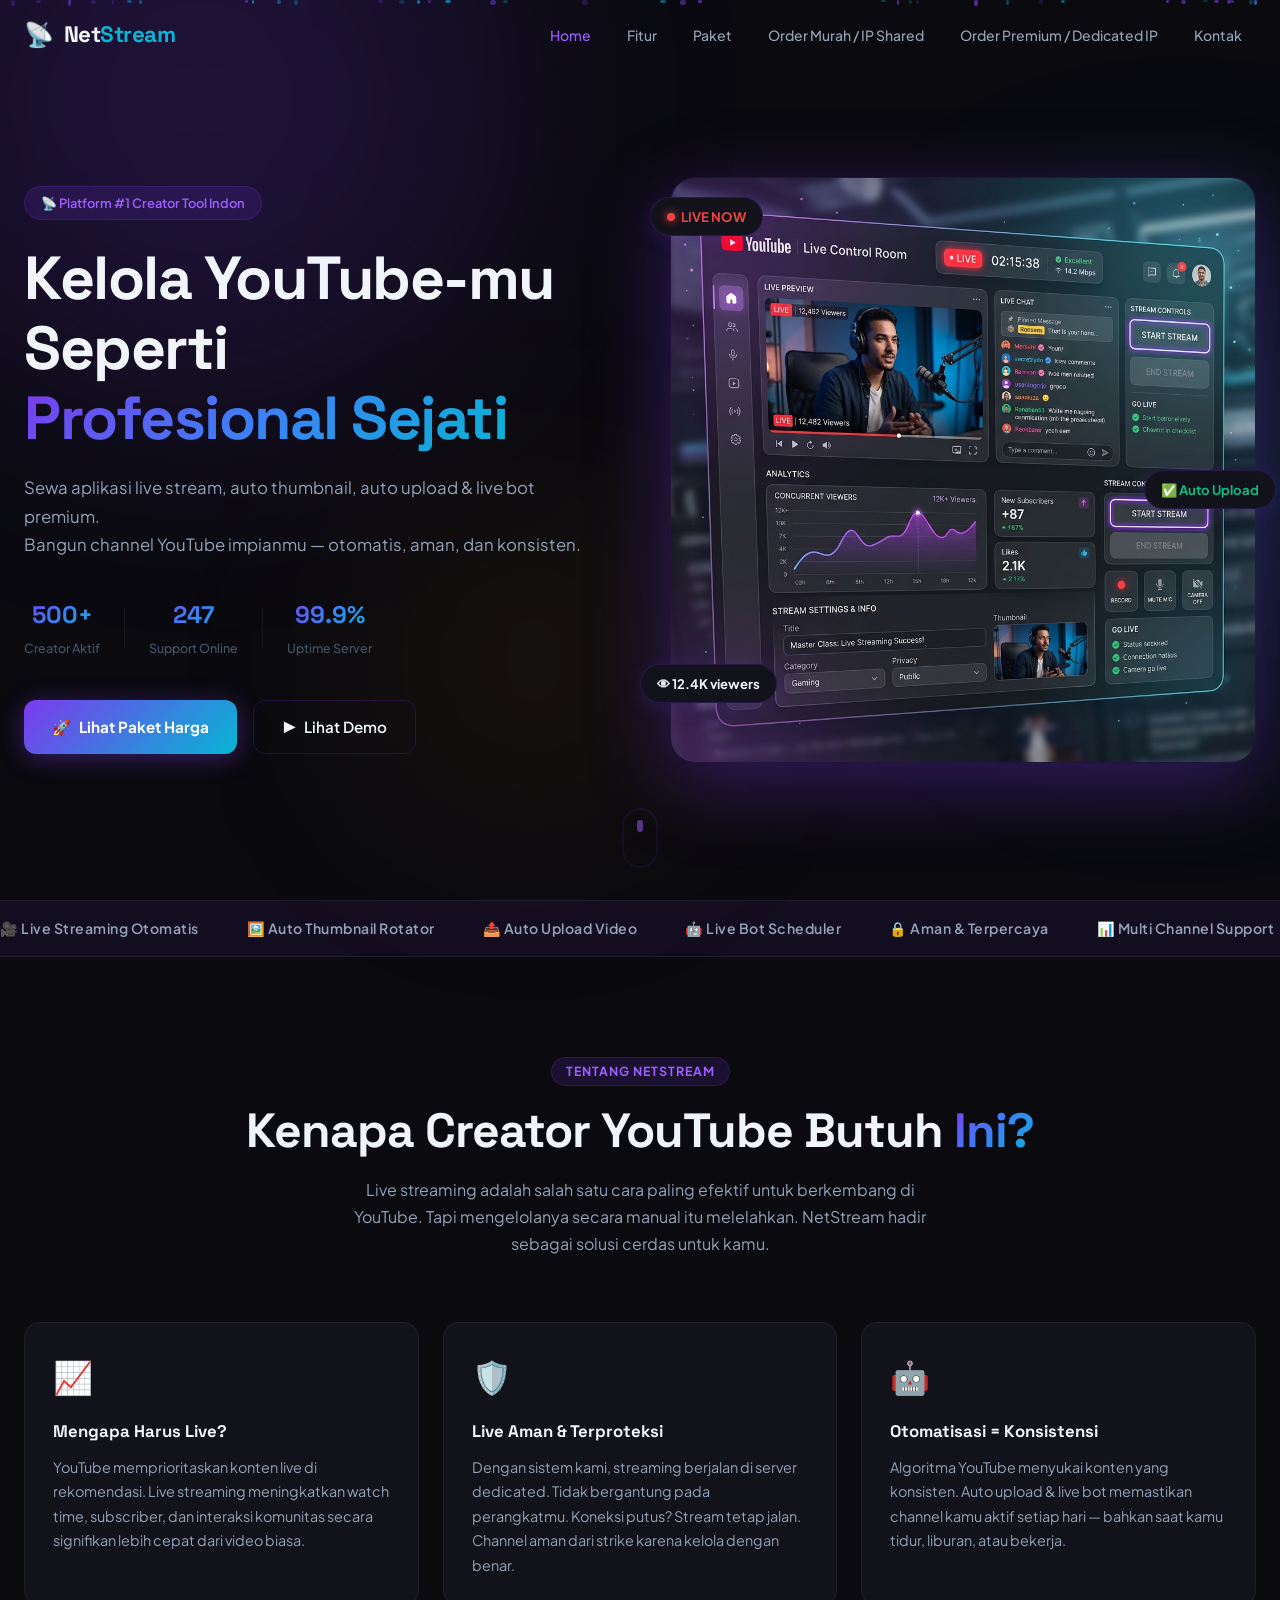
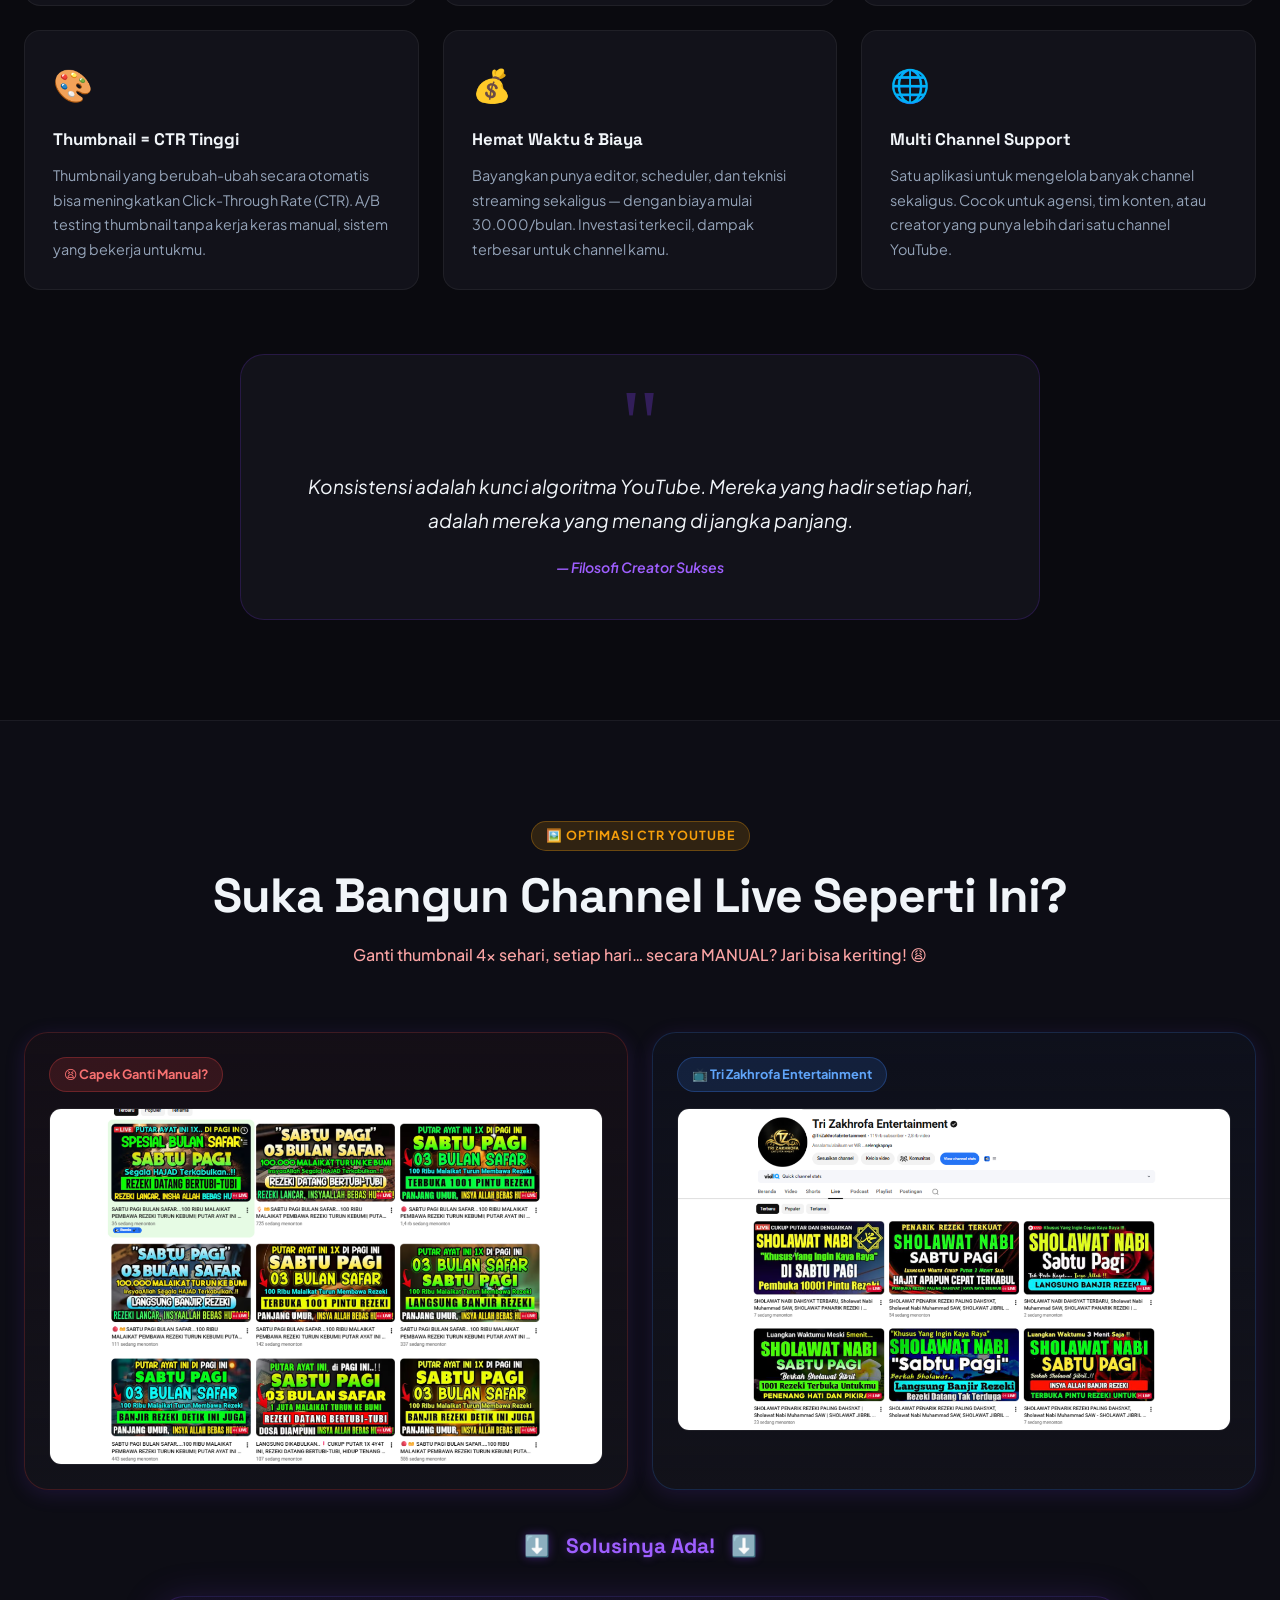
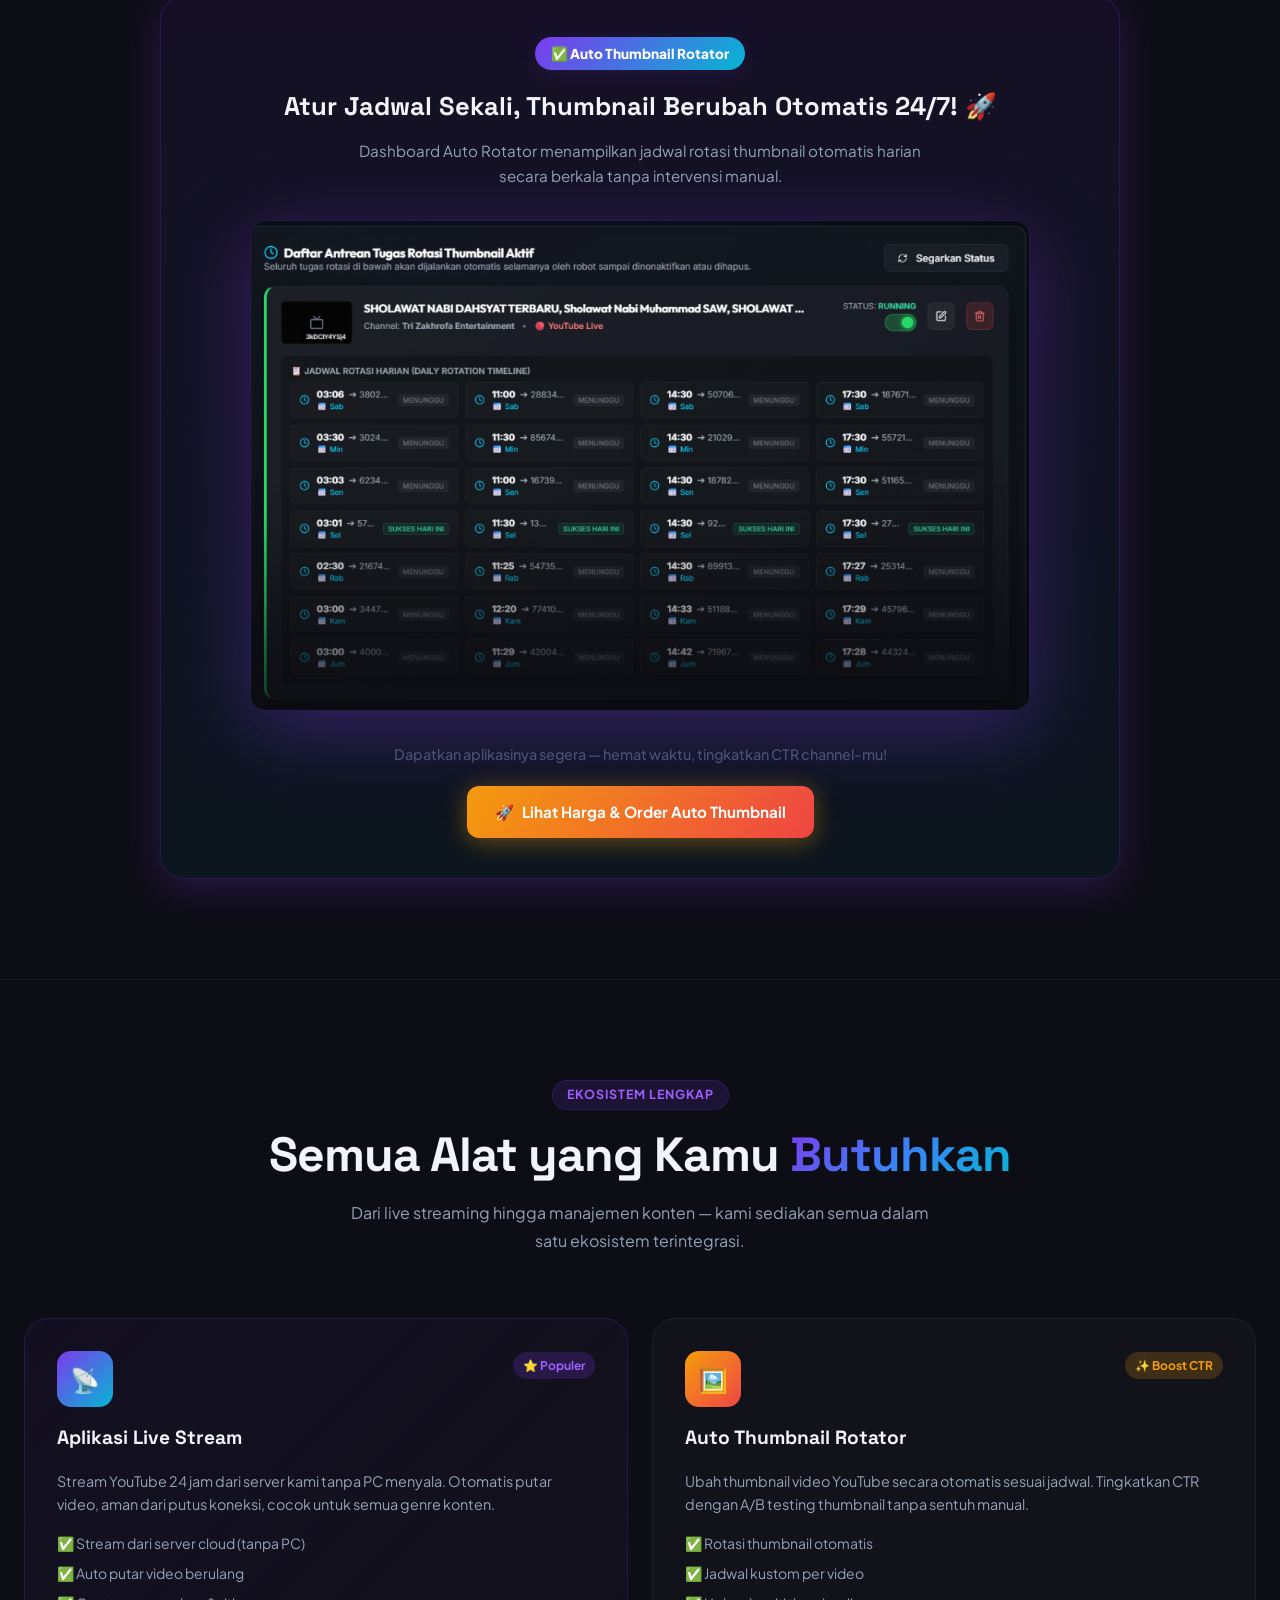
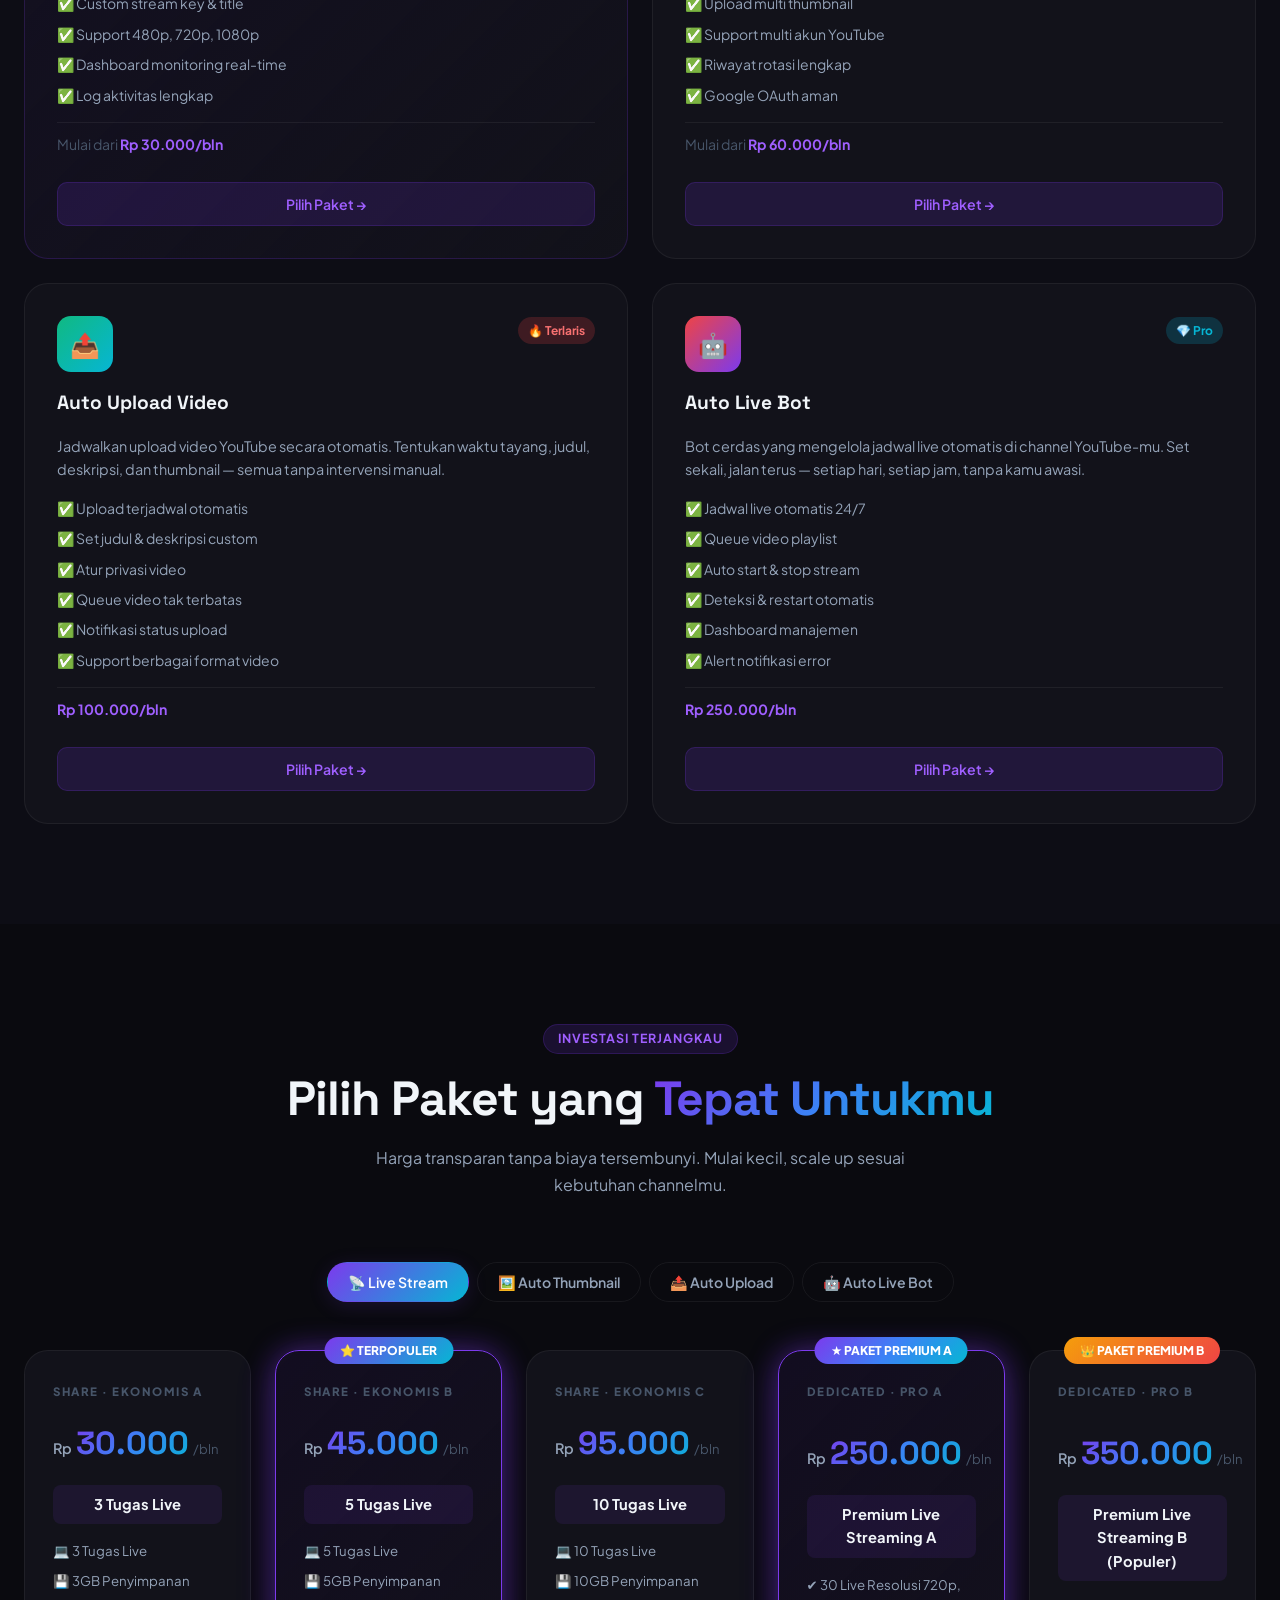
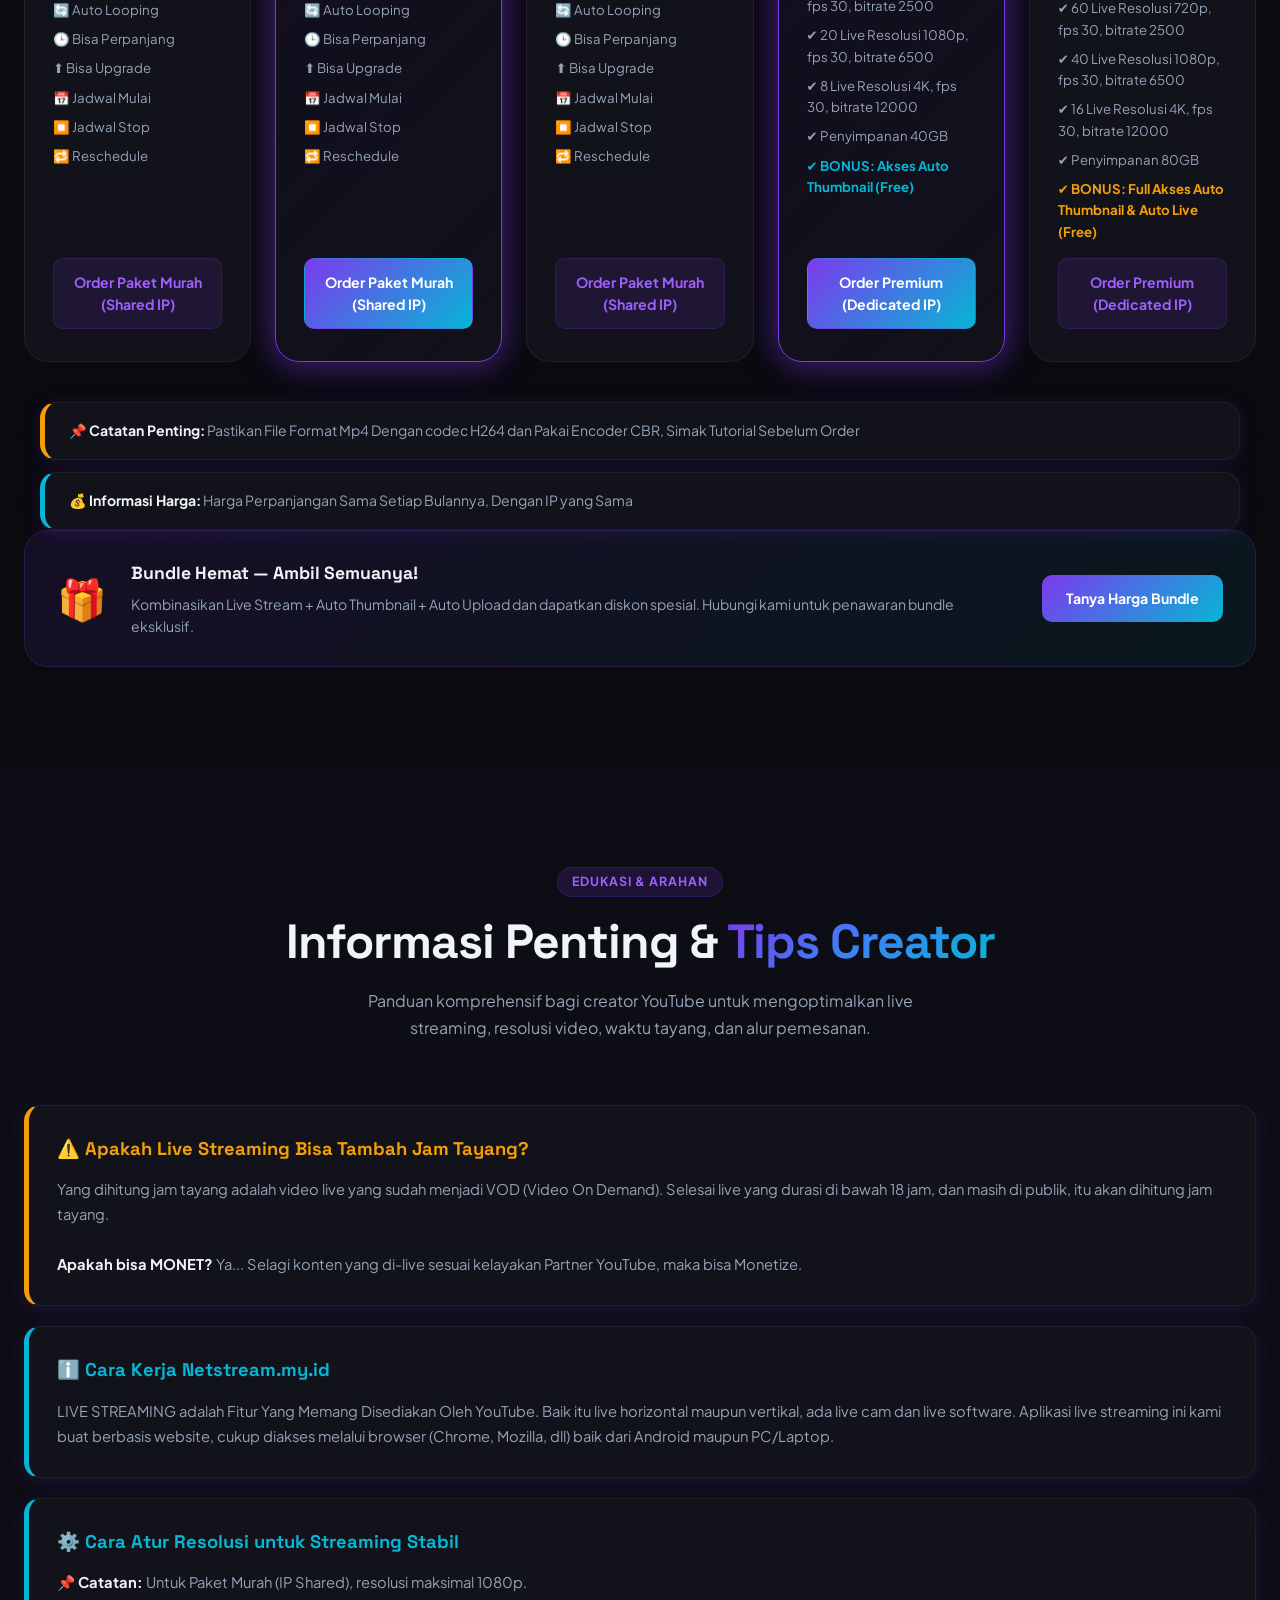
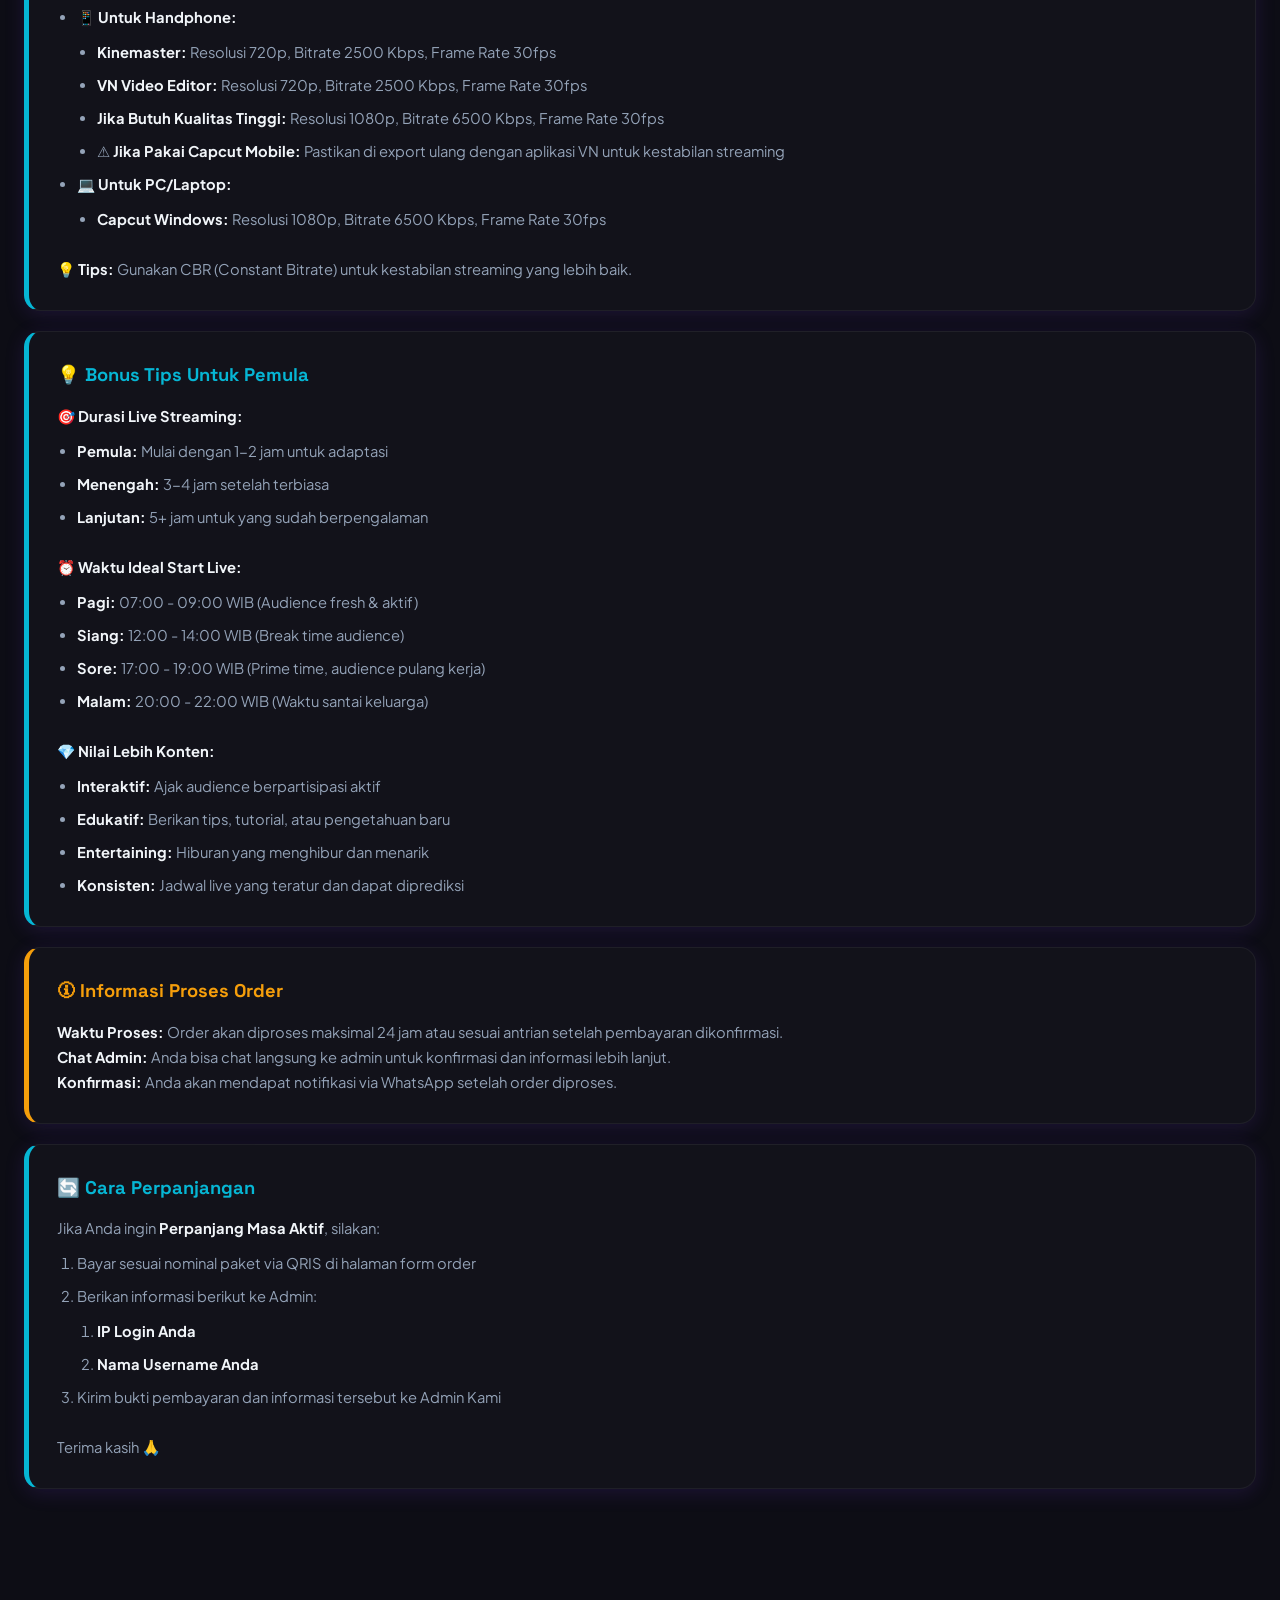
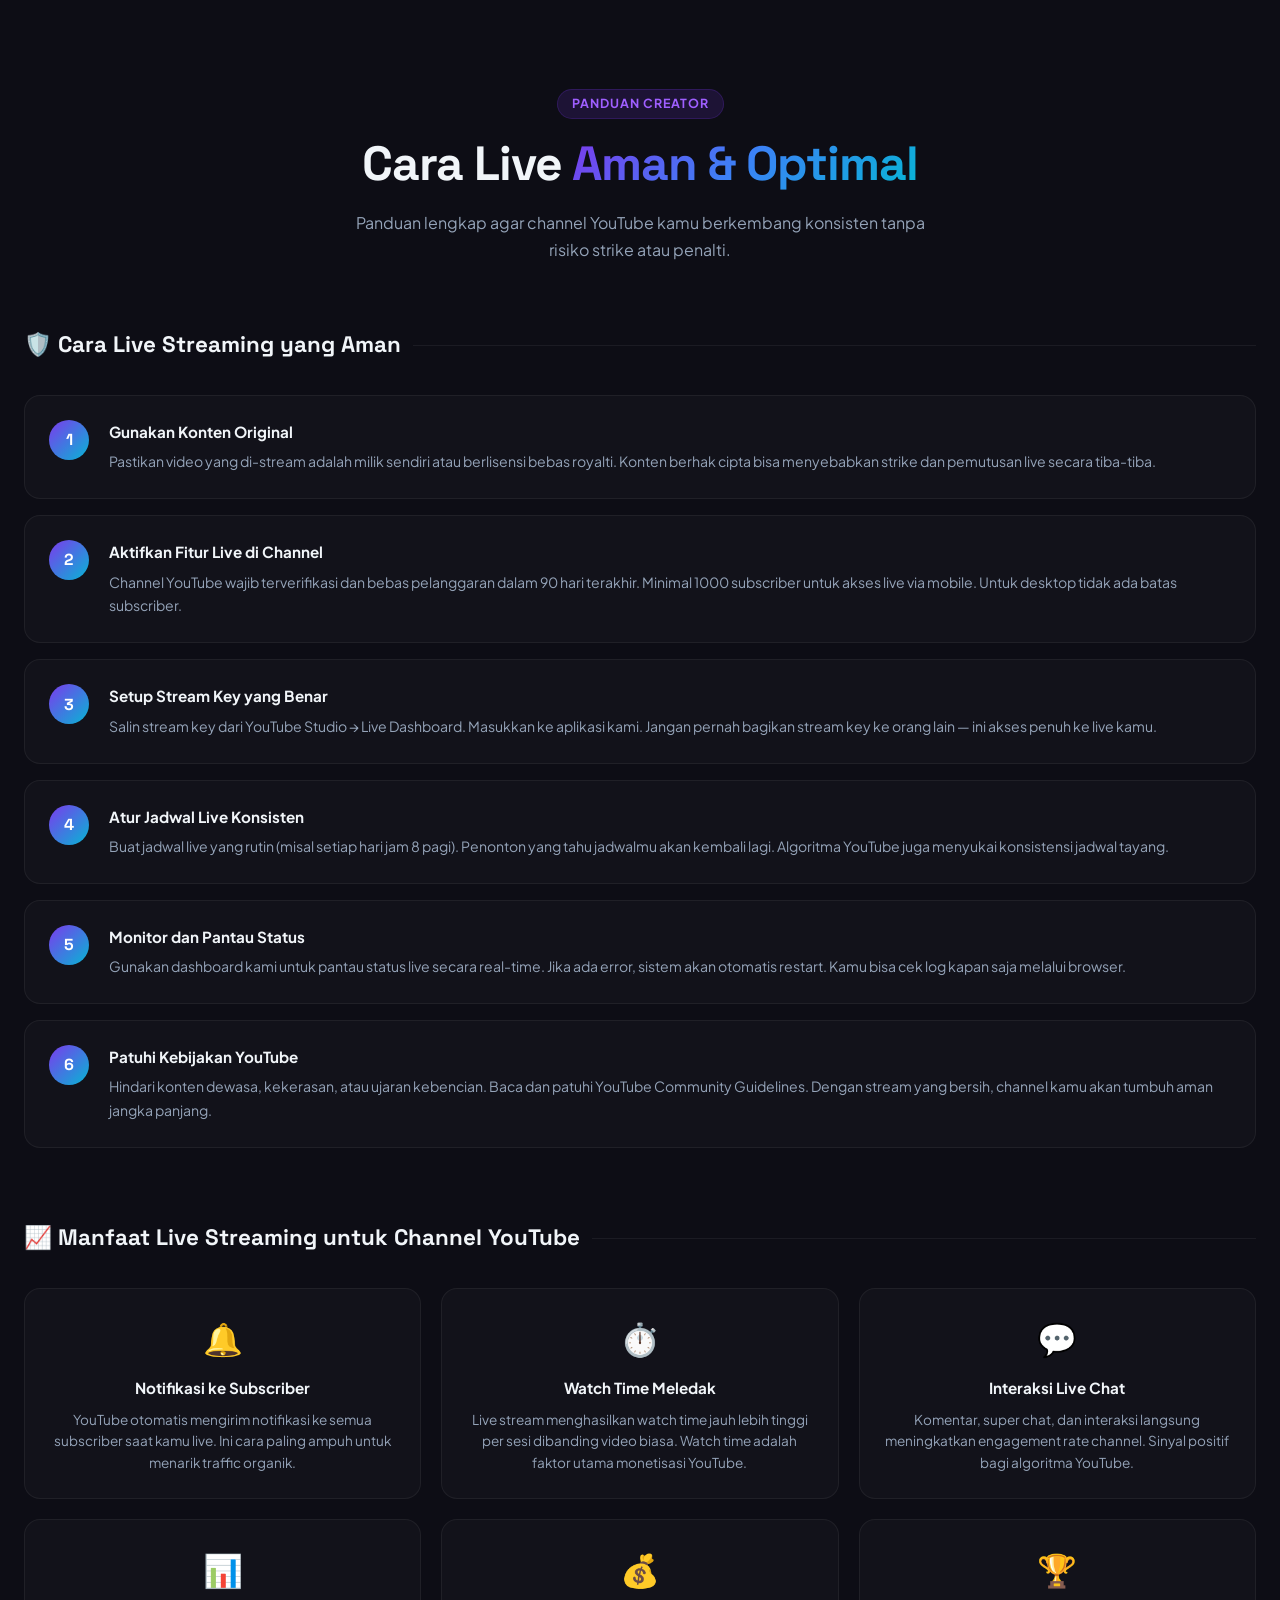
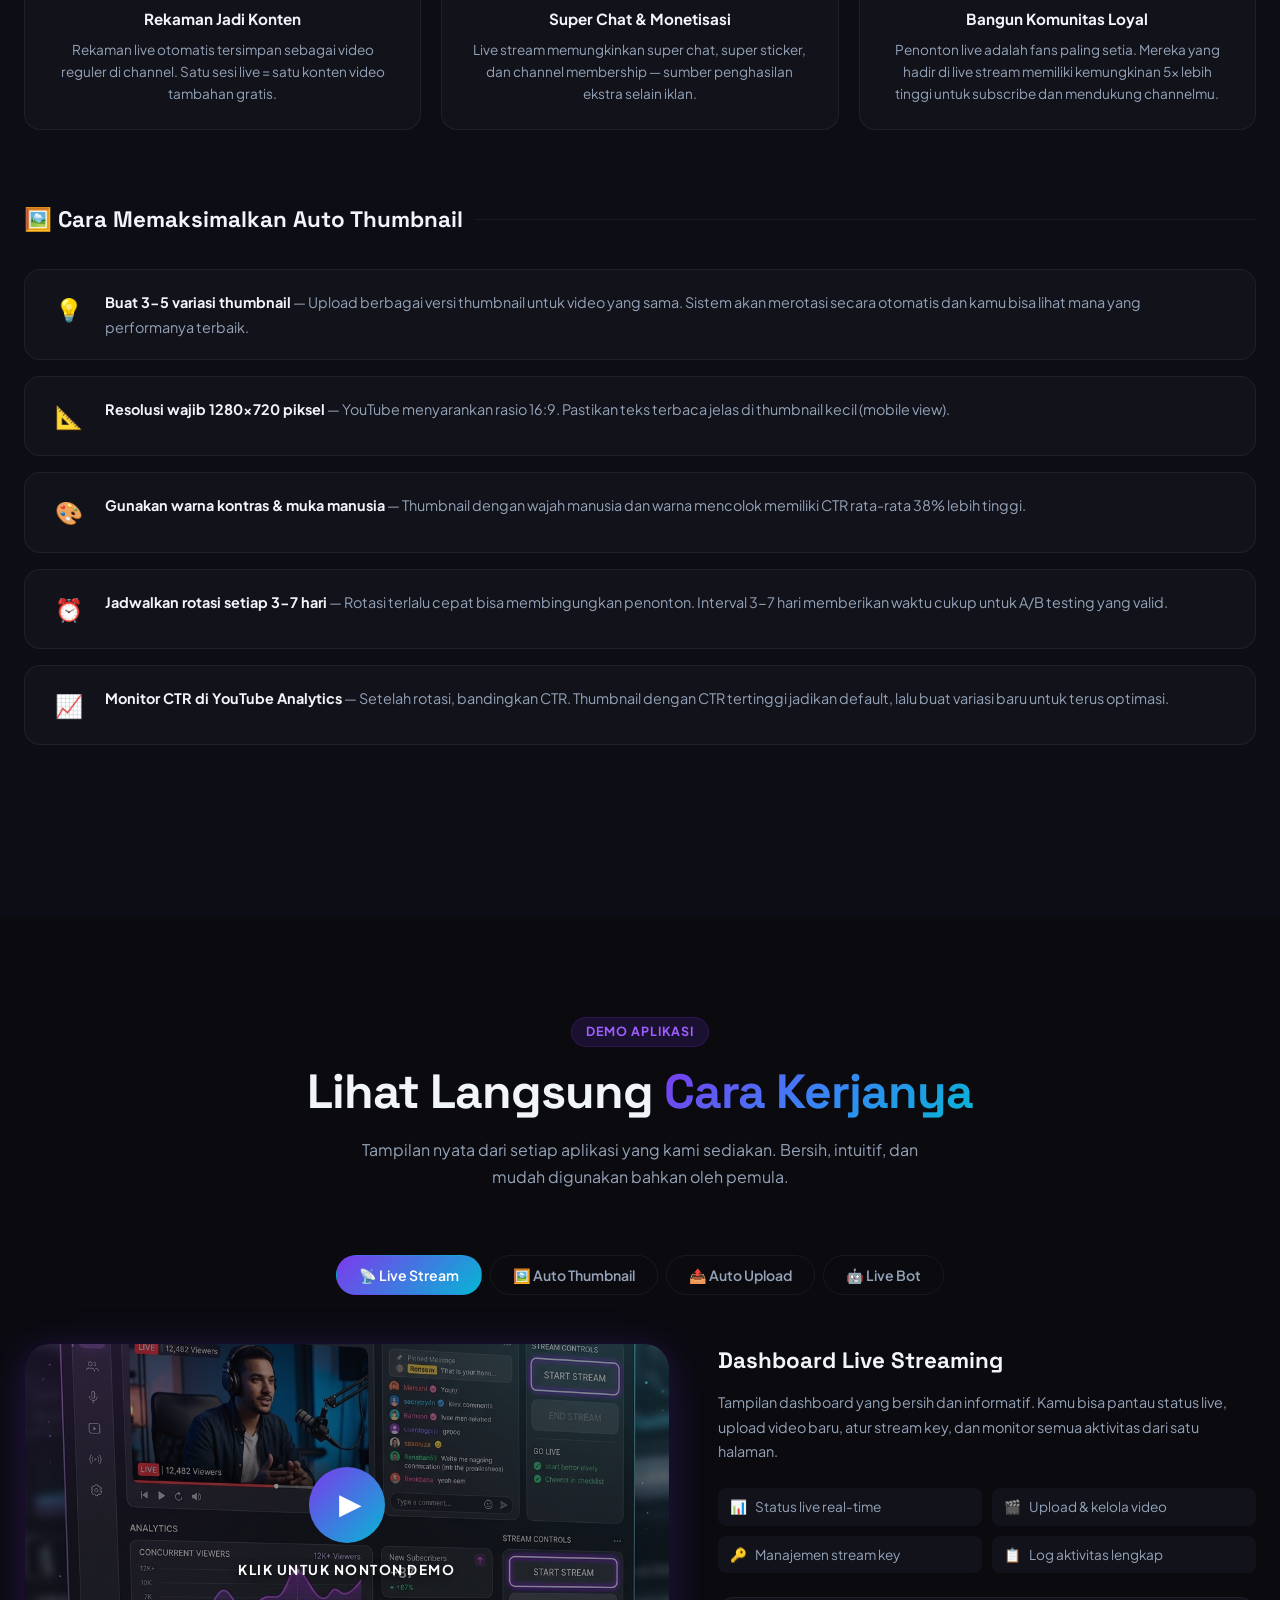
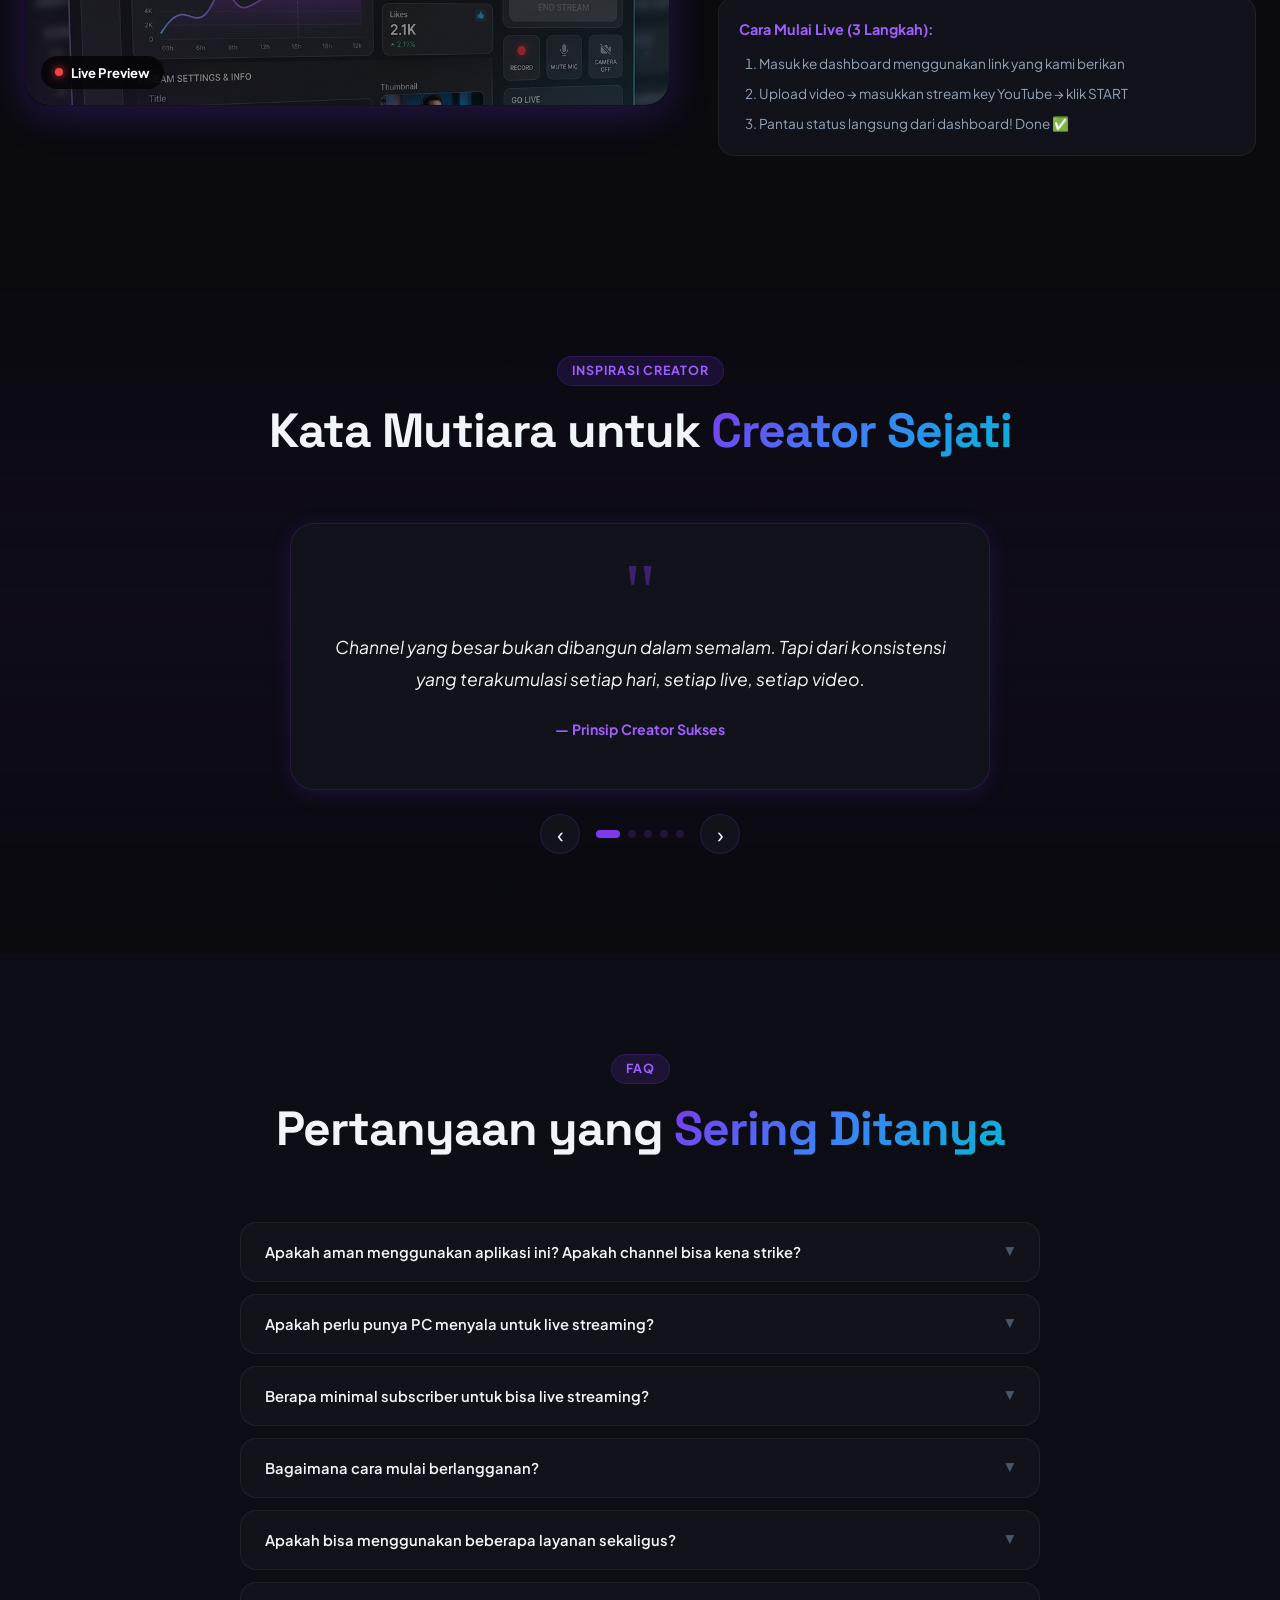
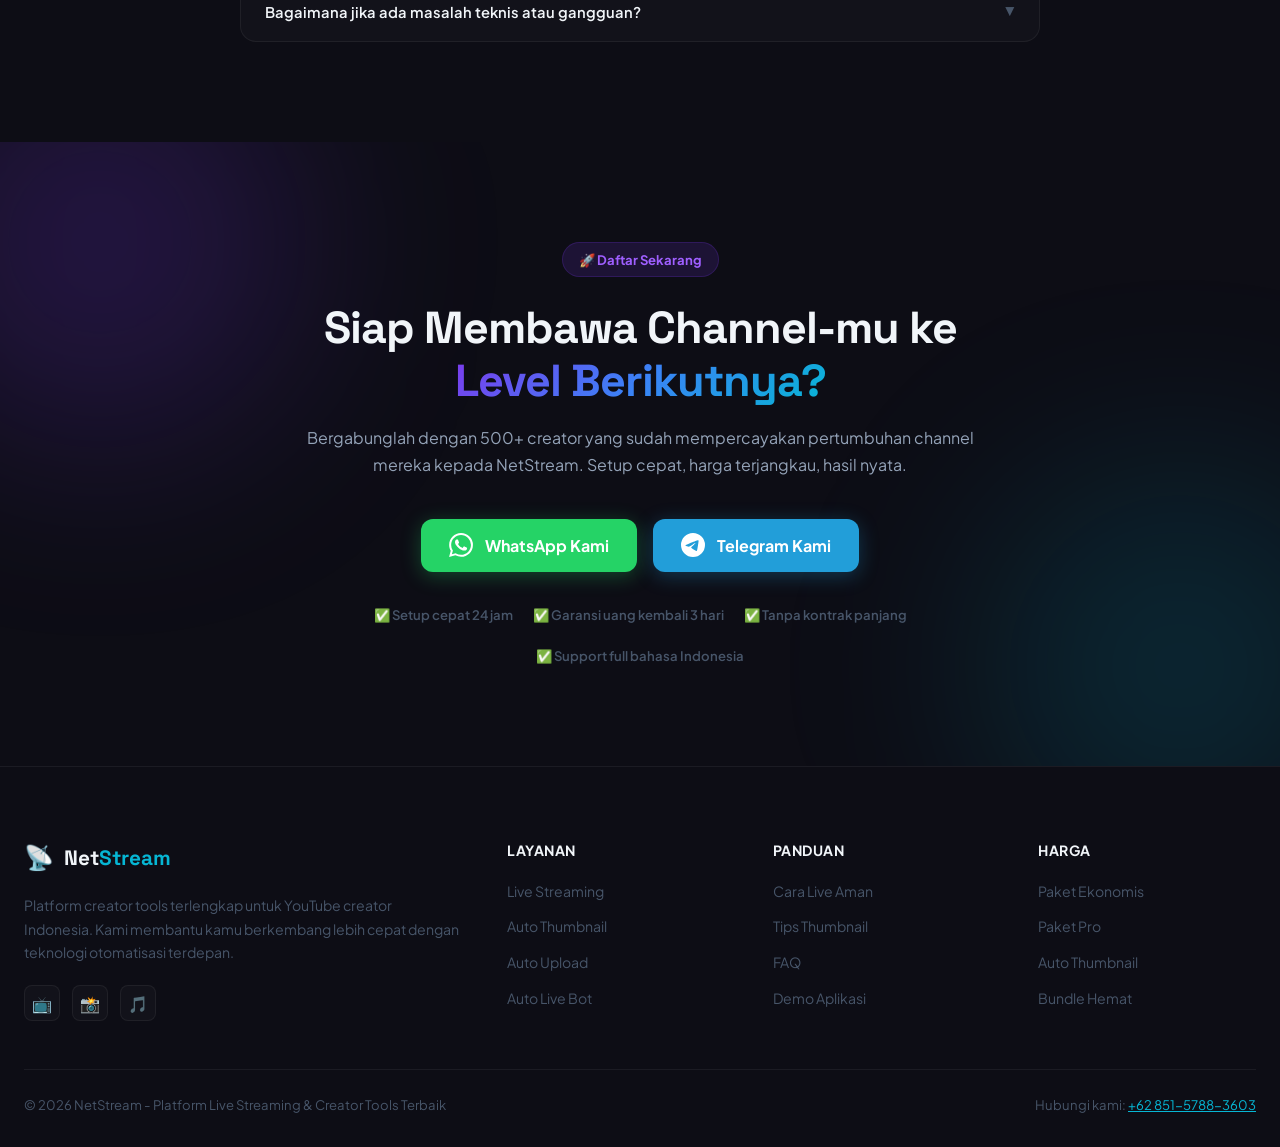
<file: index backup.html>
<!DOCTYPE html>
<html lang="id">

<head>
  <meta charset="UTF-8" />
  <meta name="viewport" content="width=device-width, initial-scale=1.0" />
  <title>NetStream — Sewa Aplikasi Live Stream & Creator Tools untuk YouTube</title>
  <meta name="description"
    content="Sewa aplikasi live stream, auto thumbnail, auto upload, dan auto live bot premium untuk YouTube creator. Paket ekonomis mulai 30rb/bulan. Kelola channel YouTube kamu jadi lebih profesional!" />
  <meta name="keywords"
    content="sewa live stream, aplikasi youtube, auto thumbnail, auto upload youtube, live streaming bot, creator tools youtube indonesia" />
  <link rel="preconnect" href="https://fonts.googleapis.com" />
  <link rel="preconnect" href="https://fonts.gstatic.com" crossorigin />
  <link
    href="https://fonts.googleapis.com/css2?family=Plus+Jakarta+Sans:ital,wght@0,300;0,400;0,500;0,600;0,700;0,800;1,400&family=Space+Grotesk:wght@400;500;600;700&display=swap"
    rel="stylesheet" />
  <link rel="stylesheet" href="style.css" />
  <style>
    /* Fallback jika gambar belum tersedia */
    .hero-dashboard-img img:not([src]),
    .hero-dashboard-img img[src=""],
    .demo-img-wrap img:not([src]),
    .demo-img-wrap img[src=""] {
      display: none;
    }

    .demo-img-wrap {
      min-height: 280px;
    }

    .img-placeholder {
      width: 100%;
      min-height: 280px;
      border-radius: 16px;
      display: flex;
      align-items: center;
      justify-content: center;
      flex-direction: column;
      gap: 12px;
      font-size: 3rem;
      color: var(--text-muted);
      background: var(--bg-card);
    }
  </style>
</head>

<body>
  <!-- ===== FLOATING PARTICLES ===== -->
  <div class="particles" id="particles"></div>
  <!-- ===== NAVIGATION ===== -->
  <nav class="navbar" id="navbar">
    <div class="nav-container">
      <a href="#home" class="nav-logo">
        <span class="logo-icon">📡</span>
        <span class="logo-text">Net<span class="logo-accent">Stream</span></span>
      </a>
      <ul class="nav-links" id="navLinks">
        <li><a href="#home">Home</a></li>
        <li><a href="#tentang">Fitur</a></li>
        <li><a href="#harga">Paket</a></li>
        <li><a href="#harga"
            onclick="showPricing('live'); setTimeout(() => { document.getElementById('pricing-live').scrollIntoView({behavior: 'smooth', block: 'center'}); }, 100);">Order
            Murah / IP Shared</a></li>
        <li><a href="#harga"
            onclick="showPricing('live'); setTimeout(() => { document.getElementById('pricing-live').scrollIntoView({behavior: 'smooth', block: 'center'}); }, 100);">Order
            Premium / Dedicated IP</a></li>
        <li><a href="#kontak">Kontak</a></li>
      </ul>
      <button class="hamburger" id="hamburger" aria-label="Toggle menu">
        <span></span><span></span><span></span>
      </button>
    </div>
  </nav>
  <!-- ===== HERO SECTION ===== -->
  <section class="hero" id="home">
    <div class="hero-bg-glow glow-1"></div>
    <div class="hero-bg-glow glow-2"></div>
    <div class="hero-bg-glow glow-3"></div>
    <div class="hero-content">
      <div class="hero-badge">
        <span class="live-dot"></span> Platform #1 Creator Tool Indonesia
      </div>
      <h1 class="hero-title">
        Kelola YouTube-mu Seperti <br>
        <span class="gradient-text">Profesional Sejati</span>
      </h1>
      <p class="hero-subtitle">
        Sewa aplikasi live stream, auto thumbnail, auto upload & live bot premium.<br>
        Bangun channel YouTube impianmu — otomatis, aman, dan konsisten.
      </p>
      <div class="hero-stats">
        <div class="stat-item">
          <span class="stat-num">500+</span>
          <span class="stat-label">Creator Aktif</span>
        </div>
        <div class="stat-divider"></div>
        <div class="stat-item">
          <span class="stat-num">24/7</span>
          <span class="stat-label">Support Online</span>
        </div>
        <div class="stat-divider"></div>
        <div class="stat-item">
          <span class="stat-num">99.9%</span>
          <span class="stat-label">Uptime Server</span>
        </div>
      </div>
      <div class="hero-actions">
        <a href="#harga" class="btn-primary" id="btn-lihat-harga">
          <span>🚀</span> Lihat Paket Harga
        </a>
        <a href="#demo" class="btn-secondary" id="btn-lihat-demo">
          <span>▶</span> Lihat Demo
        </a>
      </div>
    </div>
    <div class="hero-visual">
      <div class="hero-card-wrapper">
        <div class="hero-dashboard-img">
          <img src="assets/hero_dashboard.png" alt="NetStream Dashboard Live Streaming"
            onerror="this.style.display='none';this.parentElement.innerHTML+='<div class=img-placeholder>📡<span style=font-size:1rem;color:var(--text-secondary)>Live Streaming Dashboard</span></div>'" />
          <div class="img-glow"></div>
        </div>
        <div class="floating-badge badge-live">
          <span class="live-dot"></span> LIVE NOW
        </div>
        <div class="floating-badge badge-views">
          👁 12.4K viewers
        </div>
        <div class="floating-badge badge-upload">
          ✅ Auto Upload
        </div>
      </div>
    </div>
    <a href="#tentang" class="scroll-down" aria-label="Scroll down">
      <span></span>
    </a>
  </section>
  <!-- ===== MARQUEE SCROLL ===== -->
  <div class="marquee-wrapper">
    <div class="marquee-track">
      <span>🎥 Live Streaming Otomatis</span>
      <span>🖼️ Auto Thumbnail Rotator</span>
      <span>📤 Auto Upload Video</span>
      <span>🤖 Live Bot Scheduler</span>
      <span>🔒 Aman & Terpercaya</span>
      <span>📊 Multi Channel Support</span>
      <span>⚡ Server Cepat & Stabil</span>
      <span>🎥 Live Streaming Otomatis</span>
      <span>🖼️ Auto Thumbnail Rotator</span>
      <span>📤 Auto Upload Video</span>
      <span>🤖 Live Bot Scheduler</span>
      <span>🔒 Aman & Terpercaya</span>
      <span>📊 Multi Channel Support</span>
      <span>⚡ Server Cepat & Stabil</span>
    </div>
  </div>
  <!-- ===== TENTANG SECTION ===== -->
  <section class="section" id="tentang">
    <div class="container">
      <div class="section-header">
        <div class="section-tag">Tentang NetStream</div>
        <h2 class="section-title">Kenapa Creator YouTube Butuh <span class="gradient-text">Ini?</span></h2>
        <p class="section-desc">Live streaming adalah salah satu cara paling efektif untuk berkembang di YouTube. Tapi
          mengelolanya secara manual itu melelahkan. NetStream hadir sebagai solusi cerdas untuk kamu.</p>
      </div>
      <div class="why-grid">
        <div class="why-card" data-delay="0">
          <div class="why-icon">📈</div>
          <h3>Mengapa Harus Live?</h3>
          <p>YouTube memprioritaskan konten live di rekomendasi. Live streaming meningkatkan watch time, subscriber, dan
            interaksi komunitas secara signifikan lebih cepat dari video biasa.</p>
        </div>
        <div class="why-card" data-delay="100">
          <div class="why-icon">🛡️</div>
          <h3>Live Aman & Terproteksi</h3>
          <p>Dengan sistem kami, streaming berjalan di server dedicated. Tidak bergantung pada perangkatmu. Koneksi
            putus? Stream tetap jalan. Channel aman dari strike karena kelola dengan benar.</p>
        </div>
        <div class="why-card" data-delay="200">
          <div class="why-icon">🤖</div>
          <h3>Otomatisasi = Konsistensi</h3>
          <p>Algoritma YouTube menyukai konten yang konsisten. Auto upload & live bot memastikan channel kamu aktif
            setiap hari — bahkan saat kamu tidur, liburan, atau bekerja.</p>
        </div>
        <div class="why-card" data-delay="300">
          <div class="why-icon">🎨</div>
          <h3>Thumbnail = CTR Tinggi</h3>
          <p>Thumbnail yang berubah-ubah secara otomatis bisa meningkatkan Click-Through Rate (CTR). A/B testing
            thumbnail tanpa kerja keras manual, sistem yang bekerja untukmu.</p>
        </div>
        <div class="why-card" data-delay="0">
          <div class="why-icon">💰</div>
          <h3>Hemat Waktu & Biaya</h3>
          <p>Bayangkan punya editor, scheduler, dan teknisi streaming sekaligus — dengan biaya mulai 30.000/bulan.
            Investasi terkecil, dampak terbesar untuk channel kamu.</p>
        </div>
        <div class="why-card" data-delay="100">
          <div class="why-icon">🌐</div>
          <h3>Multi Channel Support</h3>
          <p>Satu aplikasi untuk mengelola banyak channel sekaligus. Cocok untuk agensi, tim konten, atau creator yang
            punya lebih dari satu channel YouTube.</p>
        </div>
      </div>
      <!-- Quote Section -->
      <div class="quote-block">
        <div class="quote-symbol">"</div>
        <blockquote>Konsistensi adalah kunci algoritma YouTube. Mereka yang hadir setiap hari, adalah mereka yang menang
          di jangka panjang.</blockquote>
        <cite>— Filosofi Creator Sukses</cite>
      </div>
    </div>
  </section>
  <!-- ===== AUTO THUMBNAIL MARKETING SECTION ===== -->
  <section class="section" id="rotator-promo"
    style="background: var(--bg-section-dark); border-top: 1px solid var(--border-subtle); border-bottom: 1px solid var(--border-subtle);">
    <div class="container">
      <div class="section-header">
        <div class="section-tag"
          style="background: rgba(245, 158, 11, 0.15); border: 1px solid rgba(245, 158, 11, 0.3); color: var(--accent-warm);">
          🖼️ OPTIMASI CTR YOUTUBE</div>
        <h2 class="section-title">Suka Bangun Channel Live Seperti Ini?</h2>
        <p class="section-desc" style="color: #fca5a5; font-weight: 500;">Ganti thumbnail 4x sehari, setiap hari… secara
          MANUAL? Jari bisa keriting! 😩</p>
      </div>
      <!-- Problem Grid -->
      <div class="promo-grid">
        <!-- Card Kiri: Capek Ganti Manual -->
        <div class="promo-card problem-card">
          <div class="promo-card-badge badge-red">😫 Capek Ganti Manual?</div>
          <img src="assets/safar_streams.png" alt="Grid Video YouTube Live Harus Ganti Thumbnail Manual"
            style="width: 100%; border-radius: 12px; border: 1px solid var(--border-subtle); display: block;" />
        </div>
        <!-- Card Kanan: Channel View Tri Zakhrofa Entertainment -->
        <div class="promo-card channel-card">
          <div class="promo-card-badge badge-blue">📺 Tri Zakhrofa Entertainment</div>
          <img src="assets/channel_streams.png" alt="Tampilan Channel Tri Zakhrofa Live Streams"
            style="width: 100%; border-radius: 12px; border: 1px solid var(--border-subtle); display: block;" />
        </div>
      </div>
      <!-- Divider Connector -->
      <div class="promo-divider-connector">
        <span class="pulse-arrow">⬇️</span> Solusinya Ada! <span class="pulse-arrow">⬇️</span>
      </div>
      <!-- Solution Mockup Box -->
      <div class="promo-solution-box">
        <div class="promo-solution-header">
          <span class="solution-badge">✅ Auto Thumbnail Rotator</span>
          <h3>Atur Jadwal Sekali, Thumbnail Berubah Otomatis 24/7! 🚀</h3>
          <p>Dashboard Auto Rotator menampilkan jadwal rotasi thumbnail otomatis harian secara berkala tanpa intervensi
            manual.</p>
        </div>

        <div class="promo-solution-image-container">
          <img src="assets/rotator_scheduler.png" alt="Dashboard Antrean Tugas Rotasi Thumbnail"
            style="width: 100%; display: block;" />
          <div class="image-overlay-glow"></div>
        </div>
        <div class="promo-solution-footer">
          <p class="cta-subtext" style="margin-bottom: 8px;">Dapatkan aplikasinya segera — hemat waktu, tingkatkan CTR
            channel-mu!</p>
          <a href="#harga"
            onclick="showPricing('thumb'); setTimeout(() => { document.getElementById('pricing-thumb').scrollIntoView({behavior: 'smooth', block: 'center'}); }, 100);"
            class="btn-primary" style="background: var(--grad-warm); box-shadow: 0 4px 24px rgba(245, 158, 11, 0.4);">
            <span>🚀</span> Lihat Harga &amp; Order Auto Thumbnail
          </a>
        </div>
      </div>
    </div>
  </section>
  <!-- ===== LAYANAN SECTION ===== -->
  <section class="section section-dark" id="layanan">
    <div class="container">
      <div class="section-header">
        <div class="section-tag">Ekosistem Lengkap</div>
        <h2 class="section-title">Semua Alat yang Kamu <span class="gradient-text">Butuhkan</span></h2>
        <p class="section-desc">Dari live streaming hingga manajemen konten — kami sediakan semua dalam satu ekosistem
          terintegrasi.</p>
      </div>
      <div class="services-grid">
        <!-- Live Streaming -->
        <div class="service-card featured" id="service-live">
          <div class="service-card-glow"></div>
          <div class="service-header">
            <div class="service-icon-wrap live-gradient">
              <span>📡</span>
            </div>
            <div class="service-badges">
              <span class="badge badge-popular">⭐ Populer</span>
            </div>
          </div>
          <h3 class="service-name">Aplikasi Live Stream</h3>
          <p class="service-desc">Stream YouTube 24 jam dari server kami tanpa PC menyala. Otomatis putar video, aman
            dari putus koneksi, cocok untuk semua genre konten.</p>
          <ul class="service-features">
            <li>✅ Stream dari server cloud (tanpa PC)</li>
            <li>✅ Auto putar video berulang</li>
            <li>✅ Custom stream key & title</li>
            <li>✅ Support 480p, 720p, 1080p</li>
            <li>✅ Dashboard monitoring real-time</li>
            <li>✅ Log aktivitas lengkap</li>
          </ul>
          <div class="service-price-hint">Mulai dari <strong>Rp 30.000/bln</strong></div>
          <a href="#harga" class="service-btn" id="btn-live-harga">Pilih Paket →</a>
        </div>
        <!-- Auto Thumbnail -->
        <div class="service-card" id="service-thumbnail">
          <div class="service-card-glow thumb-glow"></div>
          <div class="service-header">
            <div class="service-icon-wrap thumb-gradient">
              <span>🖼️</span>
            </div>
            <div class="service-badges">
              <span class="badge badge-new">✨ Boost CTR</span>
            </div>
          </div>
          <h3 class="service-name">Auto Thumbnail Rotator</h3>
          <p class="service-desc">Ubah thumbnail video YouTube secara otomatis sesuai jadwal. Tingkatkan CTR dengan A/B
            testing thumbnail tanpa sentuh manual.</p>
          <ul class="service-features">
            <li>✅ Rotasi thumbnail otomatis</li>
            <li>✅ Jadwal kustom per video</li>
            <li>✅ Upload multi thumbnail</li>
            <li>✅ Support multi akun YouTube</li>
            <li>✅ Riwayat rotasi lengkap</li>
            <li>✅ Google OAuth aman</li>
          </ul>
          <div class="service-price-hint">Mulai dari <strong>Rp 60.000/bln</strong></div>
          <a href="#harga" class="service-btn thumb-btn" id="btn-thumb-harga">Pilih Paket →</a>
        </div>
        <!-- Auto Upload -->
        <div class="service-card" id="service-upload">
          <div class="service-card-glow upload-glow"></div>
          <div class="service-header">
            <div class="service-icon-wrap upload-gradient">
              <span>📤</span>
            </div>
            <div class="service-badges">
              <span class="badge badge-hot">🔥 Terlaris</span>
            </div>
          </div>
          <h3 class="service-name">Auto Upload Video</h3>
          <p class="service-desc">Jadwalkan upload video YouTube secara otomatis. Tentukan waktu tayang, judul,
            deskripsi, dan thumbnail — semua tanpa intervensi manual.</p>
          <ul class="service-features">
            <li>✅ Upload terjadwal otomatis</li>
            <li>✅ Set judul & deskripsi custom</li>
            <li>✅ Atur privasi video</li>
            <li>✅ Queue video tak terbatas</li>
            <li>✅ Notifikasi status upload</li>
            <li>✅ Support berbagai format video</li>
          </ul>
          <div class="service-price-hint"><strong>Rp 100.000/bln</strong></div>
          <a href="#harga" class="service-btn upload-btn" id="btn-upload-harga">Pilih Paket →</a>
        </div>
        <!-- Auto Live Bot -->
        <div class="service-card" id="service-bot">
          <div class="service-card-glow bot-glow"></div>
          <div class="service-header">
            <div class="service-icon-wrap bot-gradient">
              <span>🤖</span>
            </div>
            <div class="service-badges">
              <span class="badge badge-pro">💎 Pro</span>
            </div>
          </div>
          <h3 class="service-name">Auto Live Bot</h3>
          <p class="service-desc">Bot cerdas yang mengelola jadwal live otomatis di channel YouTube-mu. Set sekali,
            jalan terus — setiap hari, setiap jam, tanpa kamu awasi.</p>
          <ul class="service-features">
            <li>✅ Jadwal live otomatis 24/7</li>
            <li>✅ Queue video playlist</li>
            <li>✅ Auto start & stop stream</li>
            <li>✅ Deteksi & restart otomatis</li>
            <li>✅ Dashboard manajemen</li>
            <li>✅ Alert notifikasi error</li>
          </ul>
          <div class="service-price-hint"><strong>Rp 250.000/bln</strong></div>
          <a href="#harga" class="service-btn bot-btn" id="btn-bot-harga">Pilih Paket →</a>
        </div>
      </div>
    </div>
  </section>
  <!-- ===== HARGA SECTION ===== -->
  <section class="section" id="harga">
    <div class="container">
      <div class="section-header">
        <div class="section-tag">Investasi Terjangkau</div>
        <h2 class="section-title">Pilih Paket yang <span class="gradient-text">Tepat Untukmu</span></h2>
        <p class="section-desc">Harga transparan tanpa biaya tersembunyi. Mulai kecil, scale up sesuai kebutuhan
          channelmu.</p>
      </div>
      <!-- Tab Switcher -->
      <div class="pricing-tabs" role="tablist">
        <button class="price-tab active" id="tab-live" role="tab" onclick="showPricing('live')">📡 Live Stream</button>
        <button class="price-tab" id="tab-thumb" role="tab" onclick="showPricing('thumb')">🖼️ Auto Thumbnail</button>
        <button class="price-tab" id="tab-upload" role="tab" onclick="showPricing('upload')">📤 Auto Upload</button>
        <button class="price-tab" id="tab-bot" role="tab" onclick="showPricing('bot')">🤖 Auto Live Bot</button>
      </div>
      <!-- Live Stream Pricing -->
      <div id="pricing-live">
        <div class="pricing-grid">
          <!-- Paket A (Ekonomis) -->
          <div class="price-card">
            <div class="price-label">SHARE · EKONOMIS A</div>
            <div class="price-amount">
              <span class="currency">Rp</span>
              <span class="amount">30.000</span>
              <span class="period">/bln</span>
            </div>
            <div class="price-highlight">3 Tugas Live</div>
            <ul class="price-features">
              <li>💻 3 Tugas Live</li>
              <li>💾 3GB Penyimpanan</li>
              <li>🔄 Auto Looping</li>
              <li>🕒 Bisa Perpanjang</li>
              <li>⬆️ Bisa Upgrade</li>
              <li>📅 Jadwal Mulai</li>
              <li>⏹️ Jadwal Stop</li>
              <li>🔁 Reschedule</li>
            </ul>
            <a href="javascript:void(0)" onclick="openOrderModal('Live Ekonomis - 3 Live/bln (30rb)')" class="price-btn"
              id="btn-price-eko30">Order Paket Murah (Shared IP)</a>
          </div>
          <!-- Paket B (Ekonomis) -->
          <div class="price-card featured-price">
            <div class="price-badge">⭐ TERPOPULER</div>
            <div class="price-label">SHARE · EKONOMIS B</div>
            <div class="price-amount">
              <span class="currency">Rp</span>
              <span class="amount">45.000</span>
              <span class="period">/bln</span>
            </div>
            <div class="price-highlight">5 Tugas Live</div>
            <ul class="price-features">
              <li>💻 5 Tugas Live</li>
              <li>💾 5GB Penyimpanan</li>
              <li>🔄 Auto Looping</li>
              <li>🕒 Bisa Perpanjang</li>
              <li>⬆️ Bisa Upgrade</li>
              <li>📅 Jadwal Mulai</li>
              <li>⏹️ Jadwal Stop</li>
              <li>🔁 Reschedule</li>
            </ul>
            <a href="javascript:void(0)" onclick="openOrderModal('Live Ekonomis - 5 Live/bln (45rb)')"
              class="price-btn price-btn-primary" id="btn-price-eko45">Order Paket Murah (Shared IP)</a>
          </div>
          <!-- Paket C (Ekonomis) -->
          <div class="price-card">
            <div class="price-label">SHARE · EKONOMIS C</div>
            <div class="price-amount">
              <span class="currency">Rp</span>
              <span class="amount">95.000</span>
              <span class="period">/bln</span>
            </div>
            <div class="price-highlight">10 Tugas Live</div>
            <ul class="price-features">
              <li>💻 10 Tugas Live</li>
              <li>💾 10GB Penyimpanan</li>
              <li>🔄 Auto Looping</li>
              <li>🕒 Bisa Perpanjang</li>
              <li>⬆️ Bisa Upgrade</li>
              <li>📅 Jadwal Mulai</li>
              <li>⏹️ Jadwal Stop</li>
              <li>🔁 Reschedule</li>
            </ul>
            <a href="javascript:void(0)" onclick="openOrderModal('Live Ekonomis - 10 Live/bln (95rb)')"
              class="price-btn" id="btn-price-eko95">Order Paket Murah (Shared IP)</a>
          </div>
          <!-- Paket Premium A (Pro A) -->
          <div class="price-card featured-price">
            <div class="price-badge" style="background: var(--grad-hero);">★ PAKET PREMIUM A</div>
            <div class="price-label">DEDICATED · PRO A</div>
            <div class="price-amount" style="margin-top: 10px;">
              <span class="currency">Rp</span>
              <span class="amount">250.000</span>
              <span class="period">/bln</span>
            </div>
            <div class="price-highlight">Premium Live Streaming A</div>
            <ul class="price-features">
              <li>✔️ 30 Live Resolusi 720p, fps 30, bitrate 2500</li>
              <li>✔️ 20 Live Resolusi 1080p, fps 30, bitrate 6500</li>
              <li>✔️ 8 Live Resolusi 4K, fps 30, bitrate 12000</li>
              <li>✔️ Penyimpanan 40GB</li>
              <li style="color: var(--accent); font-weight: 700;">✔️ BONUS: Akses Auto Thumbnail (Free)</li>
            </ul>
            <a href="javascript:void(0)" onclick="openOrderModal('Live Dedicated Pro A (250rb)')"
              class="price-btn price-btn-primary" id="btn-price-proA">Order Premium (Dedicated IP)</a>
          </div>
          <!-- Paket Premium B (Pro B) -->
          <div class="price-card">
            <div class="price-badge" style="background: var(--grad-warm);">👑 PAKET PREMIUM B</div>
            <div class="price-label">DEDICATED · PRO B</div>
            <div class="price-amount" style="margin-top: 10px;">
              <span class="currency">Rp</span>
              <span class="amount">350.000</span>
              <span class="period">/bln</span>
            </div>
            <div class="price-highlight">Premium Live Streaming B (Populer)</div>
            <ul class="price-features">
              <li>✔️ 60 Live Resolusi 720p, fps 30, bitrate 2500</li>
              <li>✔️ 40 Live Resolusi 1080p, fps 30, bitrate 6500</li>
              <li>✔️ 16 Live Resolusi 4K, fps 30, bitrate 12000</li>
              <li>✔️ Penyimpanan 80GB</li>
              <li style="color: var(--accent-warm); font-weight: 700;">✔️ BONUS: Full Akses Auto Thumbnail &amp; Auto
                Live (Free)</li>
            </ul>
            <a href="javascript:void(0)" onclick="openOrderModal('Live Dedicated Pro Plus B (350rb)')" class="price-btn"
              id="btn-price-proB">Order Premium (Dedicated IP)</a>
          </div>
        </div>
        <!-- Live Stream Notes (Screenshot Style) -->
        <div
          style="width: 100%; display: flex; flex-direction: column; gap: 12px; margin-top: 24px; max-width: 1200px; margin-left: auto; margin-right: auto; text-align: left;">
          <div class="info-box info-box-yellow" style="padding: 16px 24px; margin-bottom: 0;">
            <div class="info-box-content" style="font-size: 0.88rem;">
              📌 <strong>Catatan Penting:</strong> Pastikan File Format Mp4 Dengan codec H264 dan Pakai Encoder CBR,
              Simak Tutorial Sebelum Order
            </div>
          </div>
          <div class="info-box info-box-blue" style="padding: 16px 24px; margin-bottom: 0;">
            <div class="info-box-content" style="font-size: 0.88rem;">
              💰 <strong>Informasi Harga:</strong> Harga Perpanjangan Sama Setiap Bulannya, Dengan IP yang Sama
            </div>
          </div>
        </div>
      </div>
      <!-- Thumbnail Pricing -->
      <div class="pricing-grid hidden" id="pricing-thumb"
        style="grid-template-columns: 1fr 1fr; max-width: 780px; margin-left: auto; margin-right: auto;">
        <!-- Starter -->
        <div class="price-card">
          <div class="price-label">SINGLE CREATOR</div>
          <div class="price-amount">
            <span class="currency">Rp</span>
            <span class="amount">70.000</span>
            <span class="period">/bln</span>
          </div>
          <div class="price-highlight">Paket Creator Personal</div>
          <ul class="price-features">
            <li>✅ Akses penuh aplikasi</li>
            <li>✅ Auto rotasi thumbnail</li>
            <li>✅ Jadwal kustom per video</li>
            <li>✅ Upload multi thumbnail</li>
            <li>✅ Riwayat rotasi lengkap</li>
            <li>✅ Google OAuth aman</li>
            <li>✅ Multi channel YouTube</li>
          </ul>
          <a href="javascript:void(0)" onclick="openOrderModal('Auto Thumbnail Single Creator (70rb)')"
            class="price-btn" id="btn-price-thumb70">Order Auto Thumbnail</a>
        </div>
        <!-- Professional -->
        <div class="price-card featured-price">
          <div class="price-badge">💡 RECOMMENDED</div>
          <div class="price-label">MULTI CREATOR</div>
          <div class="price-amount">
            <span class="currency">Rp</span>
            <span class="amount">100.000</span>
            <span class="period">/bln</span>
          </div>
          <div class="price-highlight">Paket Creator Pro</div>
          <ul class="price-features">
            <li>✅ Akses penuh aplikasi</li>
            <li>✅ Auto rotasi thumbnail</li>
            <li>✅ Jadwal kustom per video</li>
            <li>✅ Upload multi thumbnail</li>
            <li>✅ Riwayat rotasi lengkap</li>
            <li>✅ Google OAuth aman</li>
            <li>✅ Multi channel YouTube</li>
            <li>✅ Priority support 24/7</li>
          </ul>
          <a href="javascript:void(0)" onclick="openOrderModal('Auto Thumbnail Multi Creator (100rb)')"
            class="price-btn price-btn-primary" id="btn-price-thumb100">Order Auto Thumbnail</a>
        </div>
      </div>
      <!-- Syarat & Kompresi - Full Width Below -->
      <div class="hidden" id="pricing-thumb-info"
        style="margin-top: 24px; border: 1px solid rgba(245, 158, 11, 0.3); border-radius: var(--radius-lg); background: linear-gradient(135deg, rgba(245, 158, 11, 0.05), var(--bg-card)); padding: 28px 32px; position: relative;">
        <div
          style="position: absolute; top: -14px; left: 50%; transform: translateX(-50%); background: var(--grad-warm); color: white; font-size: 0.78rem; font-weight: 800; padding: 5px 16px; border-radius: 99px; white-space: nowrap; letter-spacing: 0.5px;">
          📋 SYARAT &amp; TIPS GAMBAR THUMBNAIL</div>

        <div style="display: grid; grid-template-columns: 1fr 1fr; gap: 32px; margin-top: 8px;">
          <!-- Kiri: Ketentuan -->
          <div>
            <div
              style="font-family: 'Space Grotesk', sans-serif; font-size: 1rem; font-weight: 700; color: var(--accent-warm); margin-bottom: 14px;">
              📋 Ketentuan YouTube:</div>
            <ul
              style="list-style: none; padding: 0; margin: 0; display: flex; flex-direction: column; gap: 10px; font-size: 0.87rem; color: var(--text-secondary);">
              <li>📁 <strong>Maks. File Size:</strong> Batas resmi YouTube adalah <strong
                  style="color: var(--text-primary);">2MB</strong> (sistem kami mendukung hingga 200MB).</li>
              <li>🎯 <strong>Ukuran Optimal:</strong> Sekitar <strong style="color: var(--text-primary);">500KB</strong>
                untuk rotasi cepat tanpa delay.</li>
              <li>📐 <strong>Resolusi Terbaik:</strong> <strong style="color: var(--text-primary);">1280×720 px</strong>
                (16:9) — standar YouTube.</li>
              <li>🖼️ <strong>Format:</strong> JPG, PNG, atau GIF (tanpa animasi). JPG paling hemat ukuran.</li>
            </ul>
          </div>
          <!-- Kanan: Tips Kompresi -->
          <div
            style="background: rgba(245, 158, 11, 0.08); border: 1px solid rgba(245, 158, 11, 0.2); border-radius: 12px; padding: 20px; display: flex; flex-direction: column; gap: 12px;">
            <div
              style="font-family: 'Space Grotesk', sans-serif; font-size: 1rem; font-weight: 700; color: var(--accent-warm);">
              💡 Tips Kompresi Gratis</div>
            <p style="font-size: 0.85rem; color: var(--text-secondary); margin: 0; line-height: 1.6;">
              Untuk kalian yg ingin kompres gambar lebih sempurna langsung klik tautan ini gratiss : <a
                href="https://optimizer.netstream.my.id" target="_blank"
                style="color: var(--accent-warm); font-weight: 700; text-decoration: underline;">optimizer.netstream.my.id</a>.
              kalian juga bisa kunjungi <a href="https://netstream.my.id" target="_blank"
                style="color: var(--accent-warm); font-weight: 700; text-decoration: underline;">netstream.my.id</a>
              untuk melihat semua layanan kami. terima kasih..
            </p>
            <a href="https://optimizer.netstream.my.id" target="_blank" rel="noopener"
              style="display: inline-flex; align-items: center; justify-content: center; gap: 8px; background: var(--grad-warm); color: white; font-weight: 700; font-size: 0.9rem; padding: 12px 24px; border-radius: 99px; text-decoration: none; box-shadow: 0 4px 16px rgba(245, 158, 11, 0.4); transition: all 0.2s;"
              onmouseover="this.style.transform='scale(1.04)';this.style.boxShadow='0 6px 24px rgba(245,158,11,0.55)'"
              onmouseout="this.style.transform='scale(1)';this.style.boxShadow='0 4px 16px rgba(245,158,11,0.4)'">
              🗜️ Buka Thumbnail Optimizer →
            </a>
            <div style="font-size: 0.72rem; color: var(--text-muted); text-align: center;">optimizer.netstream.my.id
            </div>
          </div>
        </div>
      </div>
      <!-- Upload Pricing -->
      <div class="pricing-grid hidden" id="pricing-upload">
        <div class="price-card featured-price" style="max-width:400px;margin:0 auto;">
          <div class="price-badge">📤 ALL INCLUSIVE</div>
          <div class="price-label">AUTO UPLOAD</div>
          <div class="price-amount">
            <span class="currency">Rp</span>
            <span class="amount">100.000</span>
            <span class="period">/bln</span>
          </div>
          <div class="price-highlight">Unlimited Upload Queue</div>
          <ul class="price-features">
            <li>✅ Jadwal upload otomatis</li>
            <li>✅ Queue video tak terbatas</li>
            <li>✅ Custom judul, deskripsi, tag</li>
            <li>✅ Atur privasi video</li>
            <li>✅ Thumbnail auto-attach</li>
            <li>✅ Notifikasi status upload</li>
            <li>✅ Support semua format video</li>
            <li>✅ Google OAuth aman</li>
          </ul>
          <a href="javascript:void(0)" onclick="openOrderModal('Auto Upload Video (100rb)')"
            class="price-btn price-btn-primary" id="btn-price-upload">Order Auto Upload</a>
        </div>
      </div>

      <!-- Bot Pricing -->
      <div class="pricing-grid hidden" id="pricing-bot">
        <div class="price-card featured-price" style="max-width:420px;margin:0 auto;">
          <div class="price-badge">🤖 FULLY AUTOMATED</div>
          <div class="price-label">AUTO LIVE BOT</div>
          <div class="price-amount">
            <span class="currency">Rp</span>
            <span class="amount">250.000</span>
            <span class="period">/bln</span>
          </div>
          <div class="price-highlight">Live Otomatis 24/7</div>
          <ul class="price-features">
            <li>✅ Jadwal live otomatis 24/7</li>
            <li>✅ Video playlist queue</li>
            <li>✅ Auto start & stop stream</li>
            <li>✅ Auto restart jika error</li>
            <li>✅ Dashboard manajemen penuh</li>
            <li>✅ Alert & notifikasi error</li>
            <li>✅ Custom judul per live</li>
            <li>✅ Server dedicated khusus</li>
          </ul>
          <a href="javascript:void(0)" onclick="openOrderModal('Auto Live Bot (250rb)')"
            class="price-btn price-btn-primary" id="btn-price-bot">Order Auto Live Bot</a>
        </div>
      </div>

      <!-- Bundle Promo -->
      <div class="bundle-promo">
        <div class="bundle-icon">🎁</div>
        <div class="bundle-content">
          <h3>Bundle Hemat — Ambil Semuanya!</h3>
          <p>Kombinasikan Live Stream + Auto Thumbnail + Auto Upload dan dapatkan diskon spesial. Hubungi kami untuk
            penawaran bundle eksklusif.</p>
        </div>
        <a href="javascript:void(0)" onclick="openOrderModal()" class="bundle-btn" id="btn-bundle-promo">Tanya Harga
          Bundle</a>
      </div>
    </div>
  </section>
  <!-- ===== INFORMASI PENTING & TIPS LIVE ===== -->
  <section class="section section-dark" id="tips-live">
    <div class="container">
      <div class="section-header">
        <div class="section-tag">Edukasi &amp; Arahan</div>
        <h2 class="section-title">Informasi Penting &amp; <span class="gradient-text">Tips Creator</span></h2>
        <p class="section-desc">Panduan komprehensif bagi creator YouTube untuk mengoptimalkan live streaming, resolusi
          video, waktu tayang, dan alur pemesanan.</p>
      </div>
      <div class="info-box-container">

        <!-- Box 1: Apakah Live Streaming Bisa Tambah Jam Tayang & Cara Kerja -->
        <div class="info-box info-box-yellow">
          <h3 class="info-box-title info-box-title-yellow">⚠️ Apakah Live Streaming Bisa Tambah Jam Tayang?</h3>
          <div class="info-box-content">
            Yang dihitung jam tayang adalah video live yang sudah menjadi VOD (Video On Demand). Selesai live yang
            durasi di bawah 18 jam, dan masih di publik, itu akan dihitung jam tayang.
            <br><br>
            <strong>Apakah bisa MONET?</strong> Ya... Selagi konten yang di-live sesuai kelayakan Partner YouTube, maka
            bisa Monetize.
          </div>
        </div>
        <!-- Box 2: Cara Kerja Netstream.my.id -->
        <div class="info-box info-box-blue">
          <h3 class="info-box-title info-box-title-blue">ℹ️ Cara Kerja Netstream.my.id</h3>
          <div class="info-box-content">
            LIVE STREAMING adalah Fitur Yang Memang Disediakan Oleh YouTube. Baik itu live horizontal maupun vertikal,
            ada live cam dan live software.
            Aplikasi live streaming ini kami buat berbasis website, cukup diakses melalui browser (Chrome, Mozilla, dll)
            baik dari Android maupun PC/Laptop.
          </div>
        </div>
        <!-- Box 3: Cara Atur Resolusi -->
        <div class="info-box info-box-blue">
          <h3 class="info-box-title info-box-title-blue">⚙️ Cara Atur Resolusi untuk Streaming Stabil</h3>
          <div class="info-box-content">
            📌 <strong>Catatan:</strong> Untuk Paket Murah (IP Shared), resolusi maksimal 1080p.

            <ul>
              <li>
                📱 <strong>Untuk Handphone:</strong>
                <ul>
                  <li><strong>Kinemaster:</strong> Resolusi 720p, Bitrate 2500 Kbps, Frame Rate 30fps</li>
                  <li><strong>VN Video Editor:</strong> Resolusi 720p, Bitrate 2500 Kbps, Frame Rate 30fps</li>
                  <li><strong>Jika Butuh Kualitas Tinggi:</strong> Resolusi 1080p, Bitrate 6500 Kbps, Frame Rate 30fps
                  </li>
                  <li>⚠️ <strong>Jika Pakai Capcut Mobile:</strong> Pastikan di export ulang dengan aplikasi VN untuk
                    kestabilan streaming</li>
                </ul>
              </li>
              <li>
                💻 <strong>Untuk PC/Laptop:</strong>
                <ul>
                  <li><strong>Capcut Windows:</strong> Resolusi 1080p, Bitrate 6500 Kbps, Frame Rate 30fps</li>
                </ul>
              </li>
            </ul>
            <br>
            💡 <strong>Tips:</strong> Gunakan CBR (Constant Bitrate) untuk kestabilan streaming yang lebih baik.
          </div>
        </div>
        <!-- Box 4: Bonus Tips Untuk Pemula -->
        <div class="info-box info-box-blue">
          <h3 class="info-box-title info-box-title-blue">💡 Bonus Tips Untuk Pemula</h3>
          <div class="info-box-content">
            🎯 <strong>Durasi Live Streaming:</strong>
            <ul>
              <li><strong>Pemula:</strong> Mulai dengan 1-2 jam untuk adaptasi</li>
              <li><strong>Menengah:</strong> 3-4 jam setelah terbiasa</li>
              <li><strong>Lanjutan:</strong> 5+ jam untuk yang sudah berpengalaman</li>
            </ul>
            <br>
            ⏰ <strong>Waktu Ideal Start Live:</strong>
            <ul>
              <li><strong>Pagi:</strong> 07:00 - 09:00 WIB (Audience fresh &amp; aktif)</li>
              <li><strong>Siang:</strong> 12:00 - 14:00 WIB (Break time audience)</li>
              <li><strong>Sore:</strong> 17:00 - 19:00 WIB (Prime time, audience pulang kerja)</li>
              <li><strong>Malam:</strong> 20:00 - 22:00 WIB (Waktu santai keluarga)</li>
            </ul>
            <br>
            💎 <strong>Nilai Lebih Konten:</strong>
            <ul>
              <li><strong>Interaktif:</strong> Ajak audience berpartisipasi aktif</li>
              <li><strong>Edukatif:</strong> Berikan tips, tutorial, atau pengetahuan baru</li>
              <li><strong>Entertaining:</strong> Hiburan yang menghibur dan menarik</li>
              <li><strong>Konsisten:</strong> Jadwal live yang teratur dan dapat diprediksi</li>
            </ul>
          </div>
        </div>
        <!-- Box 5: Informasi Proses Order -->
        <div class="info-box info-box-yellow">
          <h3 class="info-box-title info-box-title-yellow">🛈 Informasi Proses Order</h3>
          <div class="info-box-content">
            <strong>Waktu Proses:</strong> Order akan diproses maksimal 24 jam atau sesuai antrian setelah pembayaran
            dikonfirmasi.
            <br>
            <strong>Chat Admin:</strong> Anda bisa chat langsung ke admin untuk konfirmasi dan informasi lebih lanjut.
            <br>
            <strong>Konfirmasi:</strong> Anda akan mendapat notifikasi via WhatsApp setelah order diproses.
          </div>
        </div>
        <!-- Box 6: Cara Perpanjangan -->
        <div class="info-box info-box-blue">
          <h3 class="info-box-title info-box-title-blue">🔄 Cara Perpanjangan</h3>
          <div class="info-box-content">
            Jika Anda ingin <strong>Perpanjang Masa Aktif</strong>, silakan:
            <ol>
              <li>Bayar sesuai nominal paket via QRIS di halaman form order</li>
              <li>Berikan informasi berikut ke Admin:
                <ul>
                  <li><strong>IP Login Anda</strong></li>
                  <li><strong>Nama Username Anda</strong></li>
                </ul>
              </li>
              <li>Kirim bukti pembayaran dan informasi tersebut ke Admin Kami</li>
            </ol>
            <br>
            Terima kasih 🙏
          </div>
        </div>
      </div>
    </div>
  </section>
  <!-- ===== PANDUAN SECTION ===== -->
  <section class="section section-dark" id="panduan">
    <div class="container">
      <div class="section-header">
        <div class="section-tag">Panduan Creator</div>
        <h2 class="section-title">Cara Live <span class="gradient-text">Aman & Optimal</span></h2>
        <p class="section-desc">Panduan lengkap agar channel YouTube kamu berkembang konsisten tanpa risiko strike atau
          penalti.</p>
      </div>
      <!-- Cara Live Aman -->
      <div class="guide-section">
        <h3 class="guide-heading">🛡️ Cara Live Streaming yang Aman</h3>
        <div class="guide-steps">
          <div class="step-card" data-step="1">
            <div class="step-num">1</div>
            <div class="step-content">
              <h4>Gunakan Konten Original</h4>
              <p>Pastikan video yang di-stream adalah milik sendiri atau berlisensi bebas royalti. Konten berhak cipta
                bisa menyebabkan strike dan pemutusan live secara tiba-tiba.</p>
            </div>
          </div>
          <div class="step-card" data-step="2">
            <div class="step-num">2</div>
            <div class="step-content">
              <h4>Aktifkan Fitur Live di Channel</h4>
              <p>Channel YouTube wajib terverifikasi dan bebas pelanggaran dalam 90 hari terakhir. Minimal 1000
                subscriber untuk akses live via mobile. Untuk desktop tidak ada batas subscriber.</p>
            </div>
          </div>
          <div class="step-card" data-step="3">
            <div class="step-num">3</div>
            <div class="step-content">
              <h4>Setup Stream Key yang Benar</h4>
              <p>Salin stream key dari YouTube Studio → Live Dashboard. Masukkan ke aplikasi kami. Jangan pernah bagikan
                stream key ke orang lain — ini akses penuh ke live kamu.</p>
            </div>
          </div>
          <div class="step-card" data-step="4">
            <div class="step-num">4</div>
            <div class="step-content">
              <h4>Atur Jadwal Live Konsisten</h4>
              <p>Buat jadwal live yang rutin (misal setiap hari jam 8 pagi). Penonton yang tahu jadwalmu akan kembali
                lagi. Algoritma YouTube juga menyukai konsistensi jadwal tayang.</p>
            </div>
          </div>
          <div class="step-card" data-step="5">
            <div class="step-num">5</div>
            <div class="step-content">
              <h4>Monitor dan Pantau Status</h4>
              <p>Gunakan dashboard kami untuk pantau status live secara real-time. Jika ada error, sistem akan otomatis
                restart. Kamu bisa cek log kapan saja melalui browser.</p>
            </div>
          </div>
          <div class="step-card" data-step="6">
            <div class="step-num">6</div>
            <div class="step-content">
              <h4>Patuhi Kebijakan YouTube</h4>
              <p>Hindari konten dewasa, kekerasan, atau ujaran kebencian. Baca dan patuhi YouTube Community Guidelines.
                Dengan stream yang bersih, channel kamu akan tumbuh aman jangka panjang.</p>
            </div>
          </div>
        </div>
      </div>
      <!-- Manfaat Live -->
      <div class="guide-section">
        <h3 class="guide-heading">📈 Manfaat Live Streaming untuk Channel YouTube</h3>
        <div class="benefits-grid">
          <div class="benefit-item">
            <div class="benefit-icon">🔔</div>
            <h4>Notifikasi ke Subscriber</h4>
            <p>YouTube otomatis mengirim notifikasi ke semua subscriber saat kamu live. Ini cara paling ampuh untuk
              menarik traffic organik.</p>
          </div>
          <div class="benefit-item">
            <div class="benefit-icon">⏱️</div>
            <h4>Watch Time Meledak</h4>
            <p>Live stream menghasilkan watch time jauh lebih tinggi per sesi dibanding video biasa. Watch time adalah
              faktor utama monetisasi YouTube.</p>
          </div>
          <div class="benefit-item">
            <div class="benefit-icon">💬</div>
            <h4>Interaksi Live Chat</h4>
            <p>Komentar, super chat, dan interaksi langsung meningkatkan engagement rate channel. Sinyal positif bagi
              algoritma YouTube.</p>
          </div>
          <div class="benefit-item">
            <div class="benefit-icon">📊</div>
            <h4>Rekaman Jadi Konten</h4>
            <p>Rekaman live otomatis tersimpan sebagai video reguler di channel. Satu sesi live = satu konten video
              tambahan gratis.</p>
          </div>
          <div class="benefit-item">
            <div class="benefit-icon">💰</div>
            <h4>Super Chat & Monetisasi</h4>
            <p>Live stream memungkinkan super chat, super sticker, dan channel membership — sumber penghasilan ekstra
              selain iklan.</p>
          </div>
          <div class="benefit-item">
            <div class="benefit-icon">🏆</div>
            <h4>Bangun Komunitas Loyal</h4>
            <p>Penonton live adalah fans paling setia. Mereka yang hadir di live stream memiliki kemungkinan 5x lebih
              tinggi untuk subscribe dan mendukung channelmu.</p>
          </div>
        </div>
      </div>
      <!-- Tips Thumbnail -->
      <div class="guide-section">
        <h3 class="guide-heading">🖼️ Cara Memaksimalkan Auto Thumbnail</h3>
        <div class="thumb-tips">
          <div class="thumb-tip">
            <span class="tip-num">💡</span>
            <div>
              <strong>Buat 3-5 variasi thumbnail</strong> — Upload berbagai versi thumbnail untuk video yang sama.
              Sistem akan merotasi secara otomatis dan kamu bisa lihat mana yang performanya terbaik.
            </div>
          </div>
          <div class="thumb-tip">
            <span class="tip-num">📐</span>
            <div>
              <strong>Resolusi wajib 1280x720 piksel</strong> — YouTube menyarankan rasio 16:9. Pastikan teks terbaca
              jelas di thumbnail kecil (mobile view).
            </div>
          </div>
          <div class="thumb-tip">
            <span class="tip-num">🎨</span>
            <div>
              <strong>Gunakan warna kontras & muka manusia</strong> — Thumbnail dengan wajah manusia dan warna mencolok
              memiliki CTR rata-rata 38% lebih tinggi.
            </div>
          </div>
          <div class="thumb-tip">
            <span class="tip-num">⏰</span>
            <div>
              <strong>Jadwalkan rotasi setiap 3-7 hari</strong> — Rotasi terlalu cepat bisa membingungkan penonton.
              Interval 3-7 hari memberikan waktu cukup untuk A/B testing yang valid.
            </div>
          </div>
          <div class="thumb-tip">
            <span class="tip-num">📈</span>
            <div>
              <strong>Monitor CTR di YouTube Analytics</strong> — Setelah rotasi, bandingkan CTR. Thumbnail dengan CTR
              tertinggi jadikan default, lalu buat variasi baru untuk terus optimasi.
            </div>
          </div>
        </div>
      </div>
    </div>
  </section>
  <!-- ===== DEMO SECTION ===== -->
  <section class="section" id="demo">
    <div class="container">
      <div class="section-header">
        <div class="section-tag">Demo Aplikasi</div>
        <h2 class="section-title">Lihat Langsung <span class="gradient-text">Cara Kerjanya</span></h2>
        <p class="section-desc">Tampilan nyata dari setiap aplikasi yang kami sediakan. Bersih, intuitif, dan mudah
          digunakan bahkan oleh pemula.</p>
      </div>
      <!-- Demo Tabs -->
      <div class="demo-tabs" role="tablist">
        <button class="demo-tab active" id="demo-tab-live" onclick="showDemo('live')">📡 Live Stream</button>
        <button class="demo-tab" id="demo-tab-thumb" onclick="showDemo('thumb')">🖼️ Auto Thumbnail</button>
        <button class="demo-tab" id="demo-tab-upload" onclick="showDemo('upload')">📤 Auto Upload</button>
        <button class="demo-tab" id="demo-tab-bot" onclick="showDemo('bot')">🤖 Live Bot</button>
      </div>
      <div class="demo-content" id="demo-live">
        <div class="demo-layout">
          <div class="demo-visual">
            <div class="demo-video-wrapper" data-img="assets/hero_dashboard.png" data-text="Live Preview"
              data-icon="&lt;span class='live-dot'&gt;&lt;/span&gt;" onclick="window.playDemoVideo('live', this)">
              <div class="demo-img-wrap">
                <img src="assets/hero_dashboard.png" alt="Demo Live Streaming Dashboard"
                  onerror="this.style.display='none';this.parentElement.innerHTML+='<div class=img-placeholder><span class=live-dot></span><span style=font-size:1rem;color:var(--text-secondary)>Live Stream Dashboard</span></div>'" />
                <div class="video-play-overlay">
                  <div class="play-button-pulse">
                    <span class="play-arrow">▶</span>
                  </div>
                  <span class="play-text">Klik untuk Nonton Demo</span>
                </div>
                <div class="demo-overlay">
                  <span class="live-dot"></span> Live Preview
                </div>
              </div>
            </div>
          </div>
          <div class="demo-info">
            <h3>Dashboard Live Streaming</h3>
            <p>Tampilan dashboard yang bersih dan informatif. Kamu bisa pantau status live, upload video baru, atur
              stream key, dan monitor semua aktivitas dari satu halaman.</p>
            <div class="demo-features">
              <div class="demo-feat"><span>📊</span> Status live real-time</div>
              <div class="demo-feat"><span>🎬</span> Upload & kelola video</div>
              <div class="demo-feat"><span>🔑</span> Manajemen stream key</div>
              <div class="demo-feat"><span>📋</span> Log aktivitas lengkap</div>
            </div>
            <div class="demo-steps">
              <h4>Cara Mulai Live (3 Langkah):</h4>
              <ol>
                <li>Masuk ke dashboard menggunakan link yang kami berikan</li>
                <li>Upload video → masukkan stream key YouTube → klik START</li>
                <li>Pantau status langsung dari dashboard! Done ✅</li>
              </ol>
            </div>
          </div>
        </div>
      </div>
      <div class="demo-content hidden" id="demo-thumb">
        <div class="demo-layout">
          <div class="demo-visual">
            <div class="demo-video-wrapper" data-img="assets/thumbnail_demo.png" data-text="Auto Rotating"
              data-icon="🔄" onclick="window.playDemoVideo('thumb', this)">
              <div class="demo-img-wrap">
                <img src="assets/thumbnail_demo.png" alt="Demo Auto Thumbnail Rotator"
                  onerror="this.style.display='none';this.parentElement.innerHTML+='<div class=img-placeholder>🔄<span style=font-size:1rem;color:var(--text-secondary)>Auto Thumbnail Rotator</span></div>'" />
                <div class="video-play-overlay">
                  <div class="play-button-pulse">
                    <span class="play-arrow">▶</span>
                  </div>
                  <span class="play-text">Klik untuk Nonton Demo</span>
                </div>
                <div class="demo-overlay">
                  <span>🔄</span> Auto Rotating
                </div>
              </div>
            </div>
          </div>
          <div class="demo-info">
            <h3>Auto Thumbnail Rotator</h3>
            <p>Interface yang simpel namun powerful. Hubungkan akun YouTube, upload varian thumbnail, set jadwal rotasi
              — dan biarkan bot bekerja otomatis meningkatkan CTR videomu.</p>
            <div class="demo-features">
              <div class="demo-feat"><span>🔗</span> Hubungkan akun YouTube</div>
              <div class="demo-feat"><span>📁</span> Upload multi thumbnail</div>
              <div class="demo-feat"><span>⏰</span> Set jadwal rotasi</div>
              <div class="demo-feat"><span>📈</span> Lihat histori perubahan</div>
            </div>
            <div class="demo-steps">
              <h4>Cara Pakai Auto Thumbnail:</h4>
              <ol>
                <li>Login dengan Google Account YouTube kamu</li>
                <li>Pilih video → upload 3-5 variasi thumbnail</li>
                <li>Set interval rotasi → Aktifkan → CTR naik sendiri!</li>
              </ol>
            </div>
          </div>
        </div>
      </div>
      <div class="demo-content hidden" id="demo-upload">
        <div class="demo-layout">
          <div class="demo-visual">
            <div class="demo-video-wrapper" data-img="assets/auto_upload_demo.png" data-text="Uploading..."
              data-icon="📤" onclick="window.playDemoVideo('upload', this)">
              <div class="demo-img-wrap">
                <img src="assets/auto_upload_demo.png" alt="Demo Auto Upload YouTube"
                  onerror="this.style.display='none';this.parentElement.innerHTML+='<div class=img-placeholder>📤<span style=font-size:1rem;color:var(--text-secondary)>Auto Upload Dashboard</span></div>'" />
                <div class="video-play-overlay">
                  <div class="play-button-pulse">
                    <span class="play-arrow">▶</span>
                  </div>
                  <span class="play-text">Klik untuk Nonton Demo</span>
                </div>
                <div class="demo-overlay">
                  <span>📤</span> Uploading...
                </div>
              </div>
            </div>
          </div>
          <div class="demo-info">
            <h3>Auto Upload Video</h3>
            <p>Jadwalkan ratusan video ke depan dengan mudah. Atur kapan video tayang, judul, deskripsi, tag, dan
              privasi. Sistem kami akan upload otomatis tepat waktu.</p>
            <div class="demo-features">
              <div class="demo-feat"><span>📅</span> Jadwal upload custom</div>
              <div class="demo-feat"><span>📝</span> Set metadata lengkap</div>
              <div class="demo-feat"><span>🔒</span> Atur privasi video</div>
              <div class="demo-feat"><span>✅</span> Notifikasi berhasil</div>
            </div>
            <div class="demo-steps">
              <h4>Cara Auto Upload:</h4>
              <ol>
                <li>Login akun YouTube → Upload file video ke queue</li>
                <li>Isi judul, deskripsi, tag, pilih waktu tayang</li>
                <li>Klik Schedule → Video otomatis tayang sesuai jadwal!</li>
              </ol>
            </div>
          </div>
        </div>
      </div>
      <div class="demo-content hidden" id="demo-bot">
        <div class="demo-layout">
          <div class="demo-visual">
            <div class="demo-video-wrapper" data-img="assets/auto_live_bot_demo.png" data-text="Bot Active"
              data-icon="🤖" onclick="window.playDemoVideo('bot', this)">
              <div class="demo-img-wrap">
                <img src="assets/auto_live_bot_demo.png" alt="Demo Auto Live Bot"
                  onerror="this.style.display='none';this.parentElement.innerHTML+='<div class=img-placeholder>🤖<span style=font-size:1rem;color:var(--text-secondary)>Auto Live Bot</span></div>'" />
                <div class="video-play-overlay">
                  <div class="play-button-pulse">
                    <span class="play-arrow">▶</span>
                  </div>
                  <span class="play-text">Klik untuk Nonton Demo</span>
                </div>
                <div class="demo-overlay">
                  <span>🤖</span> Bot Active
                </div>
              </div>
            </div>
          </div>
          <div class="demo-info">
            <h3>Auto Live Bot</h3>
            <p>Set jadwal live sekali, bot akan mengelola segalanya — mulai video, mulai stream, monitor kualitas,
              restart jika ada masalah, dan stop sesuai jadwal.</p>
            <div class="demo-features">
              <div class="demo-feat"><span>🗓️</span> Jadwal live otomatis</div>
              <div class="demo-feat"><span>🎬</span> Playlist video queue</div>
              <div class="demo-feat"><span>🔁</span> Auto restart jika error</div>
              <div class="demo-feat"><span>📊</span> Monitor real-time</div>
            </div>
            <div class="demo-steps">
              <h4>Cara Setup Live Bot:</h4>
              <ol>
                <li>Masukkan stream key YouTube → Upload video ke playlist</li>
                <li>Set jadwal live (jam berapa, berapa lama)</li>
                <li>Aktifkan bot → Live jalan sendiri setiap hari!</li>
              </ol>
            </div>
          </div>
        </div>
      </div>
    </div>
  </section>
  <!-- ===== KATA MUTIARA SECTION ===== -->
  <section class="section section-quotes">
    <div class="container">
      <div class="section-header">
        <div class="section-tag">Inspirasi Creator</div>
        <h2 class="section-title">Kata Mutiara untuk <span class="gradient-text">Creator Sejati</span></h2>
      </div>
      <div class="quotes-carousel" id="quotesCarousel">
        <div class="quote-slide active">
          <div class="quote-card">
            <div class="quote-mark">"</div>
            <p>Channel yang besar bukan dibangun dalam semalam. Tapi dari konsistensi yang terakumulasi setiap hari,
              setiap live, setiap video.</p>
            <span class="quote-author">— Prinsip Creator Sukses</span>
          </div>
        </div>
        <div class="quote-slide">
          <div class="quote-card">
            <div class="quote-mark">"</div>
            <p>Jangan tunggu sempurna untuk mulai. Mulai dulu, kemudian jadilah sempurna di sepanjang jalan. Penonton
              menghargai keaslianmu.</p>
            <span class="quote-author">— Filosofi Konten Digital</span>
          </div>
        </div>
        <div class="quote-slide">
          <div class="quote-card">
            <div class="quote-mark">"</div>
            <p>Satu live stream yang jujur dan tulus mengalahkan seratus video yang dibuat asal-asalan. Kualitas selalu
              menang atas kuantitas.</p>
            <span class="quote-author">— Wisdom Creator Indonesia</span>
          </div>
        </div>
        <div class="quote-slide">
          <div class="quote-card">
            <div class="quote-mark">"</div>
            <p>Algoritma bisa berubah, tren bisa berlalu — tapi komunitas yang kamu bangun dengan tulus akan tetap
              bersamamu selamanya.</p>
            <span class="quote-author">— Strategi Digital Jangka Panjang</span>
          </div>
        </div>
        <div class="quote-slide">
          <div class="quote-card">
            <div class="quote-mark">"</div>
            <p>Gunakan teknologi untuk memperkuat dirimu, bukan menggantikanmu. Otomatisasi adalah asisten terbaik yang
              pernah ada untuk seorang creator.</p>
            <span class="quote-author">— NetStream Philosophy</span>
          </div>
        </div>
        <div class="quote-controls">
          <button class="q-btn" id="q-prev" onclick="changeQuote(-1)" aria-label="Previous quote">‹</button>
          <div class="q-dots" id="qDots"></div>
          <button class="q-btn" id="q-next" onclick="changeQuote(1)" aria-label="Next quote">›</button>
        </div>
      </div>
    </div>
  </section>
  <!-- ===== FAQ SECTION ===== -->
  <section class="section section-dark" id="faq">
    <div class="container">
      <div class="section-header">
        <div class="section-tag">FAQ</div>
        <h2 class="section-title">Pertanyaan yang <span class="gradient-text">Sering Ditanya</span></h2>
      </div>
      <div class="faq-list">
        <div class="faq-item" id="faq-1">
          <button class="faq-question" onclick="toggleFaq(1)" aria-expanded="false">
            Apakah aman menggunakan aplikasi ini? Apakah channel bisa kena strike?
            <span class="faq-arrow">▼</span>
          </button>
          <div class="faq-answer">
            <p>Ya, sangat aman jika digunakan dengan benar. Aplikasi kami menggunakan YouTube API resmi (Google OAuth)
              untuk koneksi yang sah. Selama konten yang kamu stream adalah milik sendiri atau berlisensi bebas, channel
              tidak akan kena strike. Kami juga menyediakan panduan lengkap cara live yang aman.</p>
          </div>
        </div>
        <div class="faq-item" id="faq-2">
          <button class="faq-question" onclick="toggleFaq(2)" aria-expanded="false">
            Apakah perlu punya PC menyala untuk live streaming?
            <span class="faq-arrow">▼</span>
          </button>
          <div class="faq-answer">
            <p>Tidak perlu! Ini justru keunggulan utama kami. Live streaming berjalan di server cloud yang kami
              sediakan. PC atau HP kamu bisa dimatikan, internet bisa terputus — stream tetap berjalan 24 jam penuh
              tanpa gangguan.</p>
          </div>
        </div>
        <div class="faq-item" id="faq-3">
          <button class="faq-question" onclick="toggleFaq(3)" aria-expanded="false">
            Berapa minimal subscriber untuk bisa live streaming?
            <span class="faq-arrow">▼</span>
          </button>
          <div class="faq-answer">
            <p>Untuk live via browser/desktop: tidak ada batas subscriber. Untuk live via mobile: minimal 50 subscriber
              (kebijakan terbaru YouTube 2024). Channel harus terverifikasi dan tidak memiliki pelanggaran live stream
              dalam 90 hari terakhir.</p>
          </div>
        </div>
        <div class="faq-item" id="faq-4">
          <button class="faq-question" onclick="toggleFaq(4)" aria-expanded="false">
            Bagaimana cara mulai berlangganan?
            <span class="faq-arrow">▼</span>
          </button>
          <div class="faq-answer">
            <p>Sangat mudah! Hubungi kami via WhatsApp atau Telegram, pilih paket yang sesuai, lakukan pembayaran, dan
              kami akan langsung setup akun dan dashboard untuk kamu. Proses setup biasanya selesai dalam 1-24 jam
              kerja.</p>
          </div>
        </div>
        <div class="faq-item" id="faq-5">
          <button class="faq-question" onclick="toggleFaq(5)" aria-expanded="false">
            Apakah bisa menggunakan beberapa layanan sekaligus?
            <span class="faq-arrow">▼</span>
          </button>
          <div class="faq-answer">
            <p>Tentu saja! Bahkan kami sangat menganjurkan kombinasi layanan untuk hasil maksimal. Misalnya: Live Stream
              + Auto Thumbnail + Auto Upload = channel yang aktif, thumbnail optimal, dan konten konsisten. Tanya kami
              untuk harga bundle hemat!</p>
          </div>
        </div>
        <div class="faq-item" id="faq-6">
          <button class="faq-question" onclick="toggleFaq(6)" aria-expanded="false">
            Bagaimana jika ada masalah teknis atau gangguan?
            <span class="faq-arrow">▼</span>
          </button>
          <div class="faq-answer">
            <p>Kami menyediakan support teknis via WhatsApp & Telegram setiap hari. Untuk paket Pro, support tersedia
              24/7 dengan respons prioritas. Sistem kami juga memiliki auto-restart yang menangani gangguan minor secara
              otomatis.</p>
          </div>
        </div>
      </div>
    </div>
  </section>
  <!-- ===== MODAL PEMESANAN & PEMBAYARAN ===== -->
  <div id="modal-pemesanan"
    style="display:none; position:fixed; inset:0; z-index:9999; align-items:center; justify-content:center; padding: 16px;">
    <!-- Backdrop -->
    <div onclick="closeOrderModal()"
      style="position:absolute; inset:0; background:rgba(0,0,0,0.75); backdrop-filter:blur(6px); cursor:pointer;"></div>

    <!-- Modal Box -->
    <div id="modal-pemesanan-box"
      style="position:relative; z-index:10000; width:100%; max-width:920px; max-height:92vh; overflow-y:auto; background:linear-gradient(145deg, #0d1120 0%, #111827 100%); border:1px solid rgba(255,255,255,0.1); border-radius:24px; box-shadow:0 25px 80px rgba(0,0,0,0.6), 0 0 0 1px rgba(250,204,21,0.15); animation:modalSlideIn 0.35s cubic-bezier(0.34,1.56,0.64,1); padding:40px;">

      <!-- Header Modal -->
      <div style="display:flex; justify-content:space-between; align-items:flex-start; margin-bottom:28px;">
        <div>
          <div
            style="display:inline-flex; align-items:center; gap:8px; background:rgba(250,204,21,0.15); border:1px solid rgba(250,204,21,0.3); border-radius:20px; padding:6px 16px; font-size:0.78rem; font-weight:700; color:#facc15; letter-spacing:0.05em; margin-bottom:10px;">
            🛒 FORM ORDER INSTAN</div>
          <h2
            style="font-family:'Space Grotesk',sans-serif; font-size:clamp(1.3rem,3vw,1.8rem); font-weight:800; color:#fff; margin:0;">
            Formulir Pemesanan <span style="color:#facc15;">& Kasir</span> Pembayaran</h2>
          <p style="font-size:0.85rem; color:#64748b; margin-top:6px;">Isi data, pilih metode bayar, konfirmasi —
            selesai! 🚀</p>
        </div>
        <!-- Tombol Tutup -->
        <button onclick="closeOrderModal()" aria-label="Tutup"
          style="background:rgba(255,255,255,0.06); border:1px solid rgba(255,255,255,0.1); color:#94a3b8; width:40px; height:40px; border-radius:50%; font-size:1.2rem; cursor:pointer; flex-shrink:0; display:flex; align-items:center; justify-content:center; transition:all 0.2s;"
          onmouseover="this.style.background='rgba(255,255,255,0.14)'"
          onmouseout="this.style.background='rgba(255,255,255,0.06)'">✕</button>
      </div>

      <form id="order-form-checkout" onsubmit="handleOrderSubmit(event)"
        style="display:grid; grid-template-columns:1.1fr 0.9fr; gap:24px; align-items:start;">

        <!-- Kolom Kiri: Input Data Diri -->
        <div
          style="background:rgba(255,255,255,0.03); border:1px solid rgba(255,255,255,0.08); border-radius:16px; padding:28px;">
          <h3
            style="font-family:'Space Grotesk',sans-serif; font-size:1.1rem; font-weight:700; color:#facc15; margin-bottom:20px; display:flex; align-items:center; gap:8px;">
            <span>📝</span> Data Lengkap Pemesan
          </h3>

          <div style="display:flex; flex-direction:column; gap:18px;">
            <!-- Nama -->
            <div style="display:flex; flex-direction:column; gap:8px; text-align:left;">
              <label for="checkout-nama" style="font-size:0.88rem; font-weight:600; color:#94a3b8;">Nama Lengkap
                Pelanggan *</label>
              <input type="text" id="checkout-nama" placeholder="Masukkan nama lengkap Anda" required
                style="width:100%; padding:14px 18px; border-radius:10px; background:rgba(10,10,15,0.8); border:1px solid rgba(255,255,255,0.15); color:#fff; font-size:0.92rem; outline:none; transition:border-color 0.2s; box-sizing:border-box;"
                onfocus="this.style.borderColor='#facc15'" onblur="this.style.borderColor='rgba(255,255,255,0.15)'" />
            </div>
            <!-- WhatsApp -->
            <div style="display:flex; flex-direction:column; gap:8px; text-align:left;">
              <label for="checkout-wa" style="font-size:0.88rem; font-weight:600; color:#94a3b8;">Nomor WhatsApp Aktif
                *</label>
              <input type="text" id="checkout-wa" placeholder="Contoh: 085157883603 atau 6285157883603" required
                style="width:100%; padding:14px 18px; border-radius:10px; background:rgba(10,10,15,0.8); border:1px solid rgba(255,255,255,0.15); color:#fff; font-size:0.92rem; outline:none; transition:border-color 0.2s; box-sizing:border-box;"
                onfocus="this.style.borderColor='#facc15'" onblur="this.style.borderColor='rgba(255,255,255,0.15)'" />
              <span style="font-size:0.72rem; color:#94a3b8;">⚠️ WAJIB diawali angka 08 atau 62 untuk tujuan notifikasi
                WhatsApp.</span>
            </div>
            <!-- Dropdown Paket -->
            <div style="display:flex; flex-direction:column; gap:8px; text-align:left;">
              <label for="checkout-paket" style="font-size:0.88rem; font-weight:600; color:#94a3b8;">Pilih Paket Sewa
                *</label>
              <select id="checkout-paket" onchange="updateCheckoutPayment()" required
                style="width:100%; padding:14px 18px; border-radius:10px; background:rgba(10,10,15,0.8); border:1px solid rgba(255,255,255,0.15); color:#fff; font-size:0.92rem; outline:none; transition:border-color 0.2s; cursor:pointer;"
                onfocus="this.style.borderColor='#facc15'" onblur="this.style.borderColor='rgba(255,255,255,0.15)'">
                <option value="" disabled selected>-- Silakan Pilih Paket --</option>
                <optgroup label="📡 LIVE STREAMING">
                  <option value="Live Ekonomis - 3 Live/bln (30rb)" data-harga="30000">Live Ekonomis - 3 Live/bln (Rp
                    30.000)</option>
                  <option value="Live Ekonomis - 5 Live/bln (45rb)" data-harga="45000">Live Ekonomis - 5 Live/bln (Rp
                    45.000)</option>
                  <option value="Live Ekonomis - 10 Live/bln (95rb)" data-harga="95000">Live Ekonomis - 10 Live/bln (Rp
                    95.000)</option>
                  <option value="Live Dedicated Pro A (250rb)" data-harga="250000">Live Dedicated Pro A (Rp 250.000)
                  </option>
                  <option value="Live Dedicated Pro Plus B (350rb)" data-harga="350000">Live Dedicated Pro Plus B (Rp
                    350.000)</option>
                </optgroup>
                <optgroup label="🖼️ AUTO THUMBNAIL ROTATOR">
                  <option value="Auto Thumbnail Single Creator (70rb)" data-harga="70000">Auto Thumbnail - Single
                    Creator (Rp 70.000)</option>
                  <option value="Auto Thumbnail Multi Creator (100rb)" data-harga="100000">Auto Thumbnail - Multi
                    Creator (Rp 100.000)</option>
                </optgroup>
                <optgroup label="📤 AUTO UPLOAD">
                  <option value="Auto Upload Video (100rb)" data-harga="100000">Auto Upload Video - Unlimited (Rp
                    100.000)</option>
                </optgroup>
                <optgroup label="🤖 AUTO LIVE BOT">
                  <option value="Auto Live Bot (250rb)" data-harga="250000">Auto Live Bot - 24/7 (Rp 250.000)</option>
                </optgroup>
              </select>
            </div>
            <!-- Dropdown Metode Pembayaran -->
            <div style="display:flex; flex-direction:column; gap:8px; text-align:left;">
              <label for="checkout-metode" style="font-size:0.88rem; font-weight:600; color:#94a3b8;">Pilih Metode
                Pembayaran *</label>
              <select id="checkout-metode" onchange="updateCheckoutPayment()" required
                style="width:100%; padding:14px 18px; border-radius:10px; background:rgba(10,10,15,0.8); border:1px solid rgba(255,255,255,0.15); color:#fff; font-size:0.92rem; outline:none; transition:border-color 0.2s; cursor:pointer;"
                onfocus="this.style.borderColor='#facc15'" onblur="this.style.borderColor='rgba(255,255,255,0.15)'">
                <option value="qris" selected>📱 QRIS (Scan Barcode — Gopay, OVO, Dana, dll)</option>
                <option value="transfer">🏦 Transfer Bank (BCA / BRI / Mandiri / SeaBank / Jago)</option>
              </select>
            </div>
          </div>
        </div>
        <!-- Kolom Kanan: Kasir Pembayaran & Upload Bukti -->
        <div
          style="background:rgba(255,255,255,0.03); border:1px solid rgba(255,255,255,0.08); border-radius:16px; padding:28px; display:flex; flex-direction:column; gap:18px;">
          <h3
            style="font-family:'Space Grotesk',sans-serif; font-size:1.1rem; font-weight:700; color:#facc15; display:flex; align-items:center; gap:8px; margin-bottom:0;">
            <span>💰</span> Rincian Kasir Pembayaran
          </h3>

          <!-- Box Pembayaran Dinamis -->
          <div id="checkout-payment-box"
            style="background:rgba(0,0,0,0.25); border:1px solid rgba(255,255,255,0.06); border-radius:14px; padding:20px; text-align:center;">
            <div style="font-size:0.88rem; color:#94a3b8;">Silakan pilih paket sewa terlebih dahulu untuk melihat
              informasi transfer pembayaran.</div>
          </div>
          <!-- Tombol Konfirmasi -->
          <button type="submit" id="btn-checkout-submit"
            style="width:100%; padding:16px 24px; border-radius:12px; background:#facc15; color:#0b0f19; font-weight:800; font-size:1rem; border:none; cursor:pointer; transition:all 0.2s; box-shadow:0 4px 20px rgba(250,204,21,0.35); display:flex; align-items:center; justify-content:center; gap:8px;"
            onmouseover="this.style.transform='scale(1.02)';this.style.boxShadow='0 6px 24px rgba(250,204,21,0.5)'"
            onmouseout="this.style.transform='scale(1)';this.style.boxShadow='0 4px 20px rgba(250,204,21,0.35)'">
            <span>💳</span> Konfirmasi Pembayaran &amp; Kirim WA
          </button>
        </div>
      </form>
    </div>
  </div>
  <!-- Modal animation style -->
  <style>
    @keyframes modalSlideIn {
      from {
        opacity: 0;
        transform: scale(0.92) translateY(24px);
      }

      to {
        opacity: 1;
        transform: scale(1) translateY(0);
      }
    }

    #modal-pemesanan-box {
      scrollbar-width: thin;
      scrollbar-color: #facc15 rgba(0, 0, 0, 0.2);
    }

    @media (max-width:700px) {
      #order-form-checkout {
        grid-template-columns: 1fr !important;
      }

      #modal-pemesanan-box {
        padding: 24px 16px !important;
      }
    }
  </style>
  <!-- ===== CTA SECTION ===== -->
  <section class="section cta-section" id="kontak">
    <div class="cta-glow-1"></div>
    <div class="cta-glow-2"></div>
    <div class="container">
      <div class="cta-content">
        <div class="cta-badge">🚀 Daftar Sekarang</div>
        <h2 class="cta-title">Siap Membawa Channel-mu ke <span class="gradient-text">Level Berikutnya?</span></h2>
        <p class="cta-desc">Bergabunglah dengan 500+ creator yang sudah mempercayakan pertumbuhan channel mereka kepada
          NetStream. Setup cepat, harga terjangkau, hasil nyata.</p>

        <div class="contact-options">
          <a href="https://wa.me/6285157883603?text=Halo%20NetStream%2C%20saya%20ingin%20info%20paket%20sewa%20aplikasi"
            class="contact-btn whatsapp-btn" id="btn-wa" target="_blank" rel="noopener">
            <svg viewBox="0 0 24 24" fill="currentColor" width="24" height="24">
              <path
                d="M17.472 14.382c-.297-.149-1.758-.867-2.03-.967-.273-.099-.471-.148-.67.15-.197.297-.767.966-.94 1.164-.173.199-.347.223-.644.075-.297-.15-1.255-.463-2.39-1.475-.883-.788-1.48-1.761-1.653-2.059-.173-.297-.018-.458.13-.606.134-.133.298-.347.446-.52.149-.174.198-.298.298-.497.099-.198.05-.371-.025-.52-.075-.149-.669-1.612-.916-2.207-.242-.579-.487-.5-.669-.51-.173-.008-.371-.01-.57-.01-.198 0-.52.074-.792.372-.272.297-1.04 1.016-1.04 2.479 0 1.462 1.065 2.875 1.213 3.074.149.198 2.096 3.2 5.077 4.487.709.306 1.262.489 1.694.625.712.227 1.36.195 1.871.118.571-.085 1.758-.719 2.006-1.413.248-.694.248-1.289.173-1.413-.074-.124-.272-.198-.57-.347m-5.421 7.403h-.004a9.87 9.87 0 01-5.031-1.378l-.361-.214-3.741.982.998-3.648-.235-.374a9.86 9.86 0 01-1.51-5.26c.001-5.45 4.436-9.884 9.888-9.884 2.64 0 5.122 1.03 6.988 2.898a9.825 9.825 0 012.893 6.994c-.003 5.45-4.437 9.884-9.885 9.884m8.413-18.297A11.815 11.815 0 0012.05 0C5.495 0 .16 5.335.157 11.892c0 2.096.547 4.142 1.588 5.945L.057 24l6.305-1.654a11.882 11.882 0 005.683 1.448h.005c6.554 0 11.89-5.335 11.893-11.893a11.821 11.821 0 00-3.48-8.413Z" />
            </svg>
            WhatsApp Kami
          </a>
          <a href="https://t.me/netstream_id" class="contact-btn telegram-btn" id="btn-tg" target="_blank"
            rel="noopener">
            <svg viewBox="0 0 24 24" fill="currentColor" width="24" height="24">
              <path
                d="M11.944 0A12 12 0 0 0 0 12a12 12 0 0 0 12 12 12 12 0 0 0 12-12A12 12 0 0 0 12 0a12 12 0 0 0-.056 0zm4.962 7.224c.1-.002.321.023.465.14a.506.506 0 0 1 .171.325c.016.093.036.306.02.472-.18 1.898-.962 6.502-1.36 8.627-.168.9-.499 1.201-.82 1.23-.696.065-1.225-.46-1.9-.902-1.056-.693-1.653-1.124-2.678-1.8-1.185-.78-.417-1.21.258-1.91.177-.184 3.247-2.977 3.307-3.23.007-.032.014-.15-.056-.212s-.174-.041-.249-.024c-.106.024-1.793 1.14-5.061 3.345-.48.33-.913.49-1.302.48-.428-.008-1.252-.241-1.865-.44-.752-.245-1.349-.374-1.297-.789.027-.216.325-.437.893-.663 3.498-1.524 5.83-2.529 6.998-3.014 3.332-1.386 4.025-1.627 4.476-1.635z" />
            </svg>
            Telegram Kami
          </a>
        </div>
        <div class="cta-features">
          <span>✅ Setup cepat 24 jam</span>
          <span>✅ Garansi uang kembali 3 hari</span>
          <span>✅ Tanpa kontrak panjang</span>
          <span>✅ Support full bahasa Indonesia</span>
        </div>
      </div>
    </div>
  </section>
  <!-- ===== FOOTER ===== -->
  <footer class="footer">
    <div class="container">
      <div class="footer-grid">
        <div class="footer-brand">
          <div class="footer-logo">
            <span class="logo-icon">📡</span>
            <span class="logo-text">Net<span class="logo-accent">Stream</span></span>
          </div>
          <p>Platform creator tools terlengkap untuk YouTube creator Indonesia. Kami membantu kamu berkembang lebih
            cepat dengan teknologi otomatisasi terdepan.</p>
          <div class="footer-social">
            <a href="#" aria-label="YouTube" id="footer-yt">📺</a>
            <a href="#" aria-label="Instagram" id="footer-ig">📸</a>
            <a href="#" aria-label="TikTok" id="footer-tt">🎵</a>
          </div>
        </div>
        <div class="footer-links">
          <h4>Layanan</h4>
          <ul>
            <li><a href="#service-live">Live Streaming</a></li>
            <li><a href="#service-thumbnail">Auto Thumbnail</a></li>
            <li><a href="#service-upload">Auto Upload</a></li>
            <li><a href="#service-bot">Auto Live Bot</a></li>
          </ul>
        </div>
        <div class="footer-links">
          <h4>Panduan</h4>
          <ul>
            <li><a href="#panduan">Cara Live Aman</a></li>
            <li><a href="#panduan">Tips Thumbnail</a></li>
            <li><a href="#faq">FAQ</a></li>
            <li><a href="#demo">Demo Aplikasi</a></li>
          </ul>
        </div>
        <div class="footer-links">
          <h4>Harga</h4>
          <ul>
            <li><a href="#harga">Paket Ekonomis</a></li>
            <li><a href="#harga">Paket Pro</a></li>
            <li><a href="#harga">Auto Thumbnail</a></li>
            <li><a href="#harga">Bundle Hemat</a></li>
          </ul>
        </div>
      </div>
      <div class="footer-bottom">
        <p>© 2026 NetStream - Platform Live Streaming &amp; Creator Tools Terbaik</p>
        <p>Hubungi kami: <a href="https://wa.me/6285157883603" target="_blank"
            style="color: var(--accent); text-decoration: underline;">+62 851-5788-3603</a></p>
      </div>
    </div>
  </footer>
  <!-- Back to Top -->
  <button class="back-to-top" id="backToTop" onclick="window.scrollTo({top:0,behavior:'smooth'})"
    aria-label="Back to top">↑</button>
  <script src="script.js"></script>
</body>

</html>
</file>
<file: style.css>
/* =============================================
   NETSTREAM — BLOG SEWA APLIKASI LIVE STREAM
   Design System & Full Stylesheet
   ============================================= */

/* ===== FONTS & ROOT VARIABLES ===== */
@import url('https://fonts.googleapis.com/css2?family=Plus+Jakarta+Sans:ital,wght@0,300;0,400;0,500;0,600;0,700;0,800;1,400&family=Space+Grotesk:wght@400;500;600;700&display=swap');

:root {
  /* Colors */
  --primary: #7C3AED;
  --primary-light: #9F5FFF;
  --primary-dark: #5B21B6;
  --accent: #06B6D4;
  --accent-warm: #F59E0B;
  --success: #10B981;
  --danger: #EF4444;
  --gold: #F59E0B;

  /* Backgrounds */
  --bg-base: #0A0A0F;
  --bg-card: #12121A;
  --bg-card-hover: #1A1A25;
  --bg-glass: rgba(18, 18, 26, 0.7);
  --bg-section-dark: #0D0D15;

  /* Text */
  --text-primary: #F1F5F9;
  --text-secondary: #94A3B8;
  --text-muted: #475569;

  /* Borders */
  --border: rgba(124, 58, 237, 0.2);
  --border-subtle: rgba(255, 255, 255, 0.06);
  --border-hover: rgba(124, 58, 237, 0.5);

  /* Gradients */
  --grad-primary: linear-gradient(135deg, #7C3AED, #06B6D4);
  --grad-hero: linear-gradient(135deg, #7C3AED 0%, #3B82F6 50%, #06B6D4 100%);
  --grad-warm: linear-gradient(135deg, #F59E0B, #EF4444);
  --grad-green: linear-gradient(135deg, #10B981, #06B6D4);

  /* Shadows */
  --shadow-sm: 0 4px 20px rgba(124, 58, 237, 0.15);
  --shadow-md: 0 8px 40px rgba(124, 58, 237, 0.25);
  --shadow-lg: 0 20px 80px rgba(124, 58, 237, 0.35);

  /* Layout */
  --container-max: 1280px;
  --radius: 16px;
  --radius-sm: 10px;
  --radius-lg: 24px;

  /* Transitions */
  --ease: cubic-bezier(0.4, 0, 0.2, 1);
  --ease-bounce: cubic-bezier(0.34, 1.56, 0.64, 1);
}

/* ===== RESET & BASE ===== */
*,
*::before,
*::after {
  box-sizing: border-box;
  margin: 0;
  padding: 0;
}

html {
  scroll-behavior: smooth;
  font-size: 16px;
  -webkit-font-smoothing: antialiased;
}

body {
  font-family: 'Plus Jakarta Sans', system-ui, sans-serif;
  background-color: var(--bg-base);
  color: var(--text-primary);
  line-height: 1.6;
  overflow-x: hidden;
  position: relative;
}

img {
  max-width: 100%;
  height: auto;
  display: block;
}

a {
  text-decoration: none;
  color: inherit;
}

button {
  cursor: pointer;
  border: none;
  background: none;
  font-family: inherit;
}

ul {
  list-style: none;
}

/* ===== SCROLLBAR ===== */
::-webkit-scrollbar {
  width: 6px;
}

::-webkit-scrollbar-track {
  background: var(--bg-base);
}

::-webkit-scrollbar-thumb {
  background: var(--primary);
  border-radius: 99px;
}

/* ===== PARTICLES ===== */
.particles {
  position: fixed;
  top: 0;
  left: 0;
  width: 100%;
  height: 100%;
  pointer-events: none;
  z-index: 0;
  overflow: hidden;
}

.particle {
  position: absolute;
  width: 3px;
  height: 3px;
  background: var(--primary-light);
  border-radius: 50%;
  opacity: 0;
  animation: particleFloat var(--dur) var(--delay) infinite ease-in-out;
}

@keyframes particleFloat {
  0% {
    transform: translateY(100vh) scale(0);
    opacity: 0;
  }

  10% {
    opacity: 0.4;
  }

  90% {
    opacity: 0.1;
  }

  100% {
    transform: translateY(-100px) scale(1.5);
    opacity: 0;
  }
}

/* ===== UTILITY ===== */
.container {
  max-width: var(--container-max);
  margin: 0 auto;
  padding: 0 24px;
}

.gradient-text {
  background: var(--grad-hero);
  -webkit-background-clip: text;
  -webkit-text-fill-color: transparent;
  background-clip: text;
}

.hidden {
  display: none !important;
}

/* ===== NAVBAR ===== */
.navbar {
  position: fixed;
  top: 0;
  left: 0;
  right: 0;
  z-index: 1000;
  padding: 16px 0;
  transition: all 0.3s var(--ease);
}

.navbar.scrolled {
  background: rgba(10, 10, 15, 0.9);
  backdrop-filter: blur(20px);
  border-bottom: 1px solid var(--border-subtle);
  padding: 12px 0;
}

.nav-container {
  max-width: var(--container-max);
  margin: 0 auto;
  padding: 0 24px;
  display: flex;
  align-items: center;
  justify-content: space-between;
  gap: 32px;
}

.nav-logo {
  display: flex;
  align-items: center;
  gap: 10px;
  font-family: 'Space Grotesk', sans-serif;
  font-size: 1.4rem;
  font-weight: 700;
  letter-spacing: -0.5px;
}

.logo-icon {
  font-size: 1.5rem;
}

.logo-accent {
  color: var(--accent);
}

.nav-links {
  display: flex;
  align-items: center;
  gap: 8px;
}

.nav-links a {
  padding: 8px 14px;
  border-radius: var(--radius-sm);
  font-size: 0.875rem;
  font-weight: 500;
  color: var(--text-secondary);
  transition: all 0.2s var(--ease);
}

.nav-links a:hover {
  color: var(--text-primary);
  background: var(--border-subtle);
}

.nav-cta {
  background: var(--grad-primary) !important;
  color: white !important;
  padding: 8px 20px !important;
  border-radius: 99px !important;
  font-weight: 600 !important;
}

.nav-cta:hover {
  transform: translateY(-2px);
  box-shadow: var(--shadow-sm);
}

.hamburger {
  display: none;
  flex-direction: column;
  gap: 5px;
  padding: 8px;
}

.hamburger span {
  display: block;
  width: 24px;
  height: 2px;
  background: var(--text-primary);
  border-radius: 2px;
  transition: all 0.3s var(--ease);
}

/* ===== HERO ===== */
.hero {
  position: relative;
  min-height: 100vh;
  display: flex;
  align-items: center;
  padding: 120px 24px 80px;
  overflow: hidden;
  gap: 60px;
  max-width: var(--container-max);
  margin: 0 auto;
  z-index: 1;
}

.hero-bg-glow {
  position: fixed;
  border-radius: 50%;
  filter: blur(120px);
  pointer-events: none;
  z-index: -1;
}

.glow-1 {
  width: 600px;
  height: 600px;
  background: rgba(124, 58, 237, 0.18);
  top: -200px;
  left: -100px;
  animation: glowPulse 8s ease-in-out infinite;
}

.glow-2 {
  width: 400px;
  height: 400px;
  background: rgba(6, 182, 212, 0.12);
  top: 30%;
  right: -100px;
  animation: glowPulse 10s ease-in-out infinite reverse;
}

.glow-3 {
  width: 300px;
  height: 300px;
  background: rgba(245, 158, 11, 0.08);
  bottom: 10%;
  left: 30%;
  animation: glowPulse 12s ease-in-out infinite;
}

@keyframes glowPulse {

  0%,
  100% {
    transform: scale(1);
    opacity: 0.8;
  }

  50% {
    transform: scale(1.2);
    opacity: 1;
  }
}

.hero-content {
  flex: 1;
  min-width: 0;
  position: relative;
  z-index: 1;
}

.hero-badge {
  display: inline-flex;
  align-items: center;
  gap: 8px;
  background: rgba(124, 58, 237, 0.15);
  border: 1px solid var(--border);
  border-radius: 99px;
  padding: 6px 16px;
  font-size: 0.8rem;
  font-weight: 600;
  color: var(--primary-light);
  margin-bottom: 24px;
  animation: fadeInUp 0.6s var(--ease) both;
}

.live-dot {
  width: 8px;
  height: 8px;
  border-radius: 50%;
  background: #EF4444;
  box-shadow: 0 0 8px #EF4444;
  animation: livePulse 1.2s ease-in-out infinite;
}

@keyframes livePulse {

  0%,
  100% {
    transform: scale(1);
    opacity: 1;
  }

  50% {
    transform: scale(1.3);
    opacity: 0.7;
  }
}

.hero-title {
  font-family: 'Space Grotesk', sans-serif;
  font-size: clamp(2.2rem, 5vw, 3.8rem);
  font-weight: 800;
  line-height: 1.15;
  letter-spacing: -1.5px;
  margin-bottom: 20px;
  animation: fadeInUp 0.7s var(--ease) 0.1s both;
}

.hero-subtitle {
  font-size: 1.05rem;
  color: var(--text-secondary);
  line-height: 1.7;
  margin-bottom: 36px;
  animation: fadeInUp 0.7s var(--ease) 0.2s both;
}

.hero-stats {
  display: flex;
  align-items: center;
  gap: 24px;
  margin-bottom: 40px;
  animation: fadeInUp 0.7s var(--ease) 0.3s both;
}

.stat-item {
  text-align: center;
}

.stat-num {
  display: block;
  font-family: 'Space Grotesk', sans-serif;
  font-size: 1.5rem;
  font-weight: 700;
  background: var(--grad-hero);
  -webkit-background-clip: text;
  -webkit-text-fill-color: transparent;
  background-clip: text;
}

.stat-label {
  font-size: 0.78rem;
  color: var(--text-muted);
  font-weight: 500;
}

.stat-divider {
  width: 1px;
  height: 40px;
  background: var(--border-subtle);
}

.hero-actions {
  display: flex;
  gap: 16px;
  flex-wrap: wrap;
  animation: fadeInUp 0.7s var(--ease) 0.4s both;
}

.btn-primary {
  display: inline-flex;
  align-items: center;
  gap: 8px;
  background: var(--grad-primary);
  color: white;
  padding: 14px 28px;
  border-radius: 12px;
  font-size: 0.95rem;
  font-weight: 700;
  transition: all 0.3s var(--ease-bounce);
  box-shadow: 0 4px 24px rgba(124, 58, 237, 0.4);
}

.btn-primary:hover {
  transform: translateY(-3px) scale(1.02);
  box-shadow: 0 8px 32px rgba(124, 58, 237, 0.55);
}

.btn-secondary {
  display: inline-flex;
  align-items: center;
  gap: 8px;
  background: transparent;
  color: var(--text-primary);
  padding: 14px 28px;
  border-radius: 12px;
  font-size: 0.95rem;
  font-weight: 600;
  border: 1px solid var(--border);
  transition: all 0.3s var(--ease);
  backdrop-filter: blur(10px);
}

.btn-secondary:hover {
  border-color: var(--primary);
  background: rgba(124, 58, 237, 0.1);
  transform: translateY(-2px);
}

/* Hero Visual */
.hero-visual {
  flex: 1;
  min-width: 0;
  position: relative;
  z-index: 1;
  animation: fadeInRight 0.8s var(--ease) 0.3s both;
}

.hero-card-wrapper {
  position: relative;
  border-radius: var(--radius-lg);
}

.hero-dashboard-img {
  position: relative;
  border-radius: var(--radius-lg);
  overflow: hidden;
  border: 1px solid var(--border);
  box-shadow: var(--shadow-lg);
}

.hero-dashboard-img img {
  width: 100%;
  border-radius: var(--radius-lg);
}

.img-glow {
  position: absolute;
  inset: -2px;
  background: var(--grad-primary);
  border-radius: var(--radius-lg);
  z-index: -1;
  filter: blur(16px);
  opacity: 0.3;
}

.floating-badge {
  position: absolute;
  background: var(--bg-card);
  border: 1px solid var(--border);
  border-radius: 99px;
  padding: 8px 16px;
  font-size: 0.82rem;
  font-weight: 700;
  backdrop-filter: blur(20px);
  box-shadow: var(--shadow-sm);
  white-space: nowrap;
}

.badge-live {
  top: 20px;
  left: -20px;
  display: flex;
  align-items: center;
  gap: 6px;
  color: #EF4444;
  animation: badgeFloat 3s ease-in-out infinite;
}

.badge-views {
  bottom: 60px;
  left: -30px;
  animation: badgeFloat 3.5s ease-in-out infinite reverse;
}

.badge-upload {
  top: 50%;
  right: -20px;
  color: var(--success);
  animation: badgeFloat 4s ease-in-out infinite;
}

@keyframes badgeFloat {

  0%,
  100% {
    transform: translateY(0);
  }

  50% {
    transform: translateY(-8px);
  }
}

/* Scroll Down */
.scroll-down {
  position: absolute;
  bottom: 32px;
  left: 50%;
  transform: translateX(-50%);
  width: 36px;
  height: 60px;
  border: 2px solid var(--border);
  border-radius: 99px;
  display: flex;
  justify-content: center;
  padding-top: 10px;
  opacity: 0.5;
  transition: opacity 0.3s;
}

.scroll-down span {
  width: 6px;
  height: 12px;
  background: var(--primary-light);
  border-radius: 99px;
  animation: scrollBounce 1.5s ease-in-out infinite;
}

@keyframes scrollBounce {
  0% {
    transform: translateY(0);
    opacity: 1;
  }

  100% {
    transform: translateY(20px);
    opacity: 0;
  }
}

/* ===== MARQUEE ===== */
.marquee-wrapper {
  position: relative;
  z-index: 1;
  overflow: hidden;
  padding: 16px 0;
  background: rgba(124, 58, 237, 0.08);
  border-top: 1px solid var(--border-subtle);
  border-bottom: 1px solid var(--border-subtle);
}

.marquee-track {
  display: flex;
  gap: 48px;
  animation: marqueeScroll 30s linear infinite;
  width: max-content;
}

.marquee-track span {
  font-size: 0.88rem;
  font-weight: 600;
  color: var(--text-secondary);
  white-space: nowrap;
  letter-spacing: 0.5px;
}

@keyframes marqueeScroll {
  from {
    transform: translateX(0);
  }

  to {
    transform: translateX(-50%);
  }
}

/* ===== SECTIONS ===== */
.section {
  position: relative;
  z-index: 1;
  padding: 100px 0;
}

.section-dark {
  background: var(--bg-section-dark);
}

.section-quotes {
  background: linear-gradient(180deg, var(--bg-base) 0%, rgba(124, 58, 237, 0.05) 50%, var(--bg-base) 100%);
}

.section-header {
  text-align: center;
  margin-bottom: 64px;
}

.section-tag {
  display: inline-block;
  background: rgba(124, 58, 237, 0.15);
  border: 1px solid var(--border);
  border-radius: 99px;
  padding: 4px 14px;
  font-size: 0.78rem;
  font-weight: 700;
  color: var(--primary-light);
  text-transform: uppercase;
  letter-spacing: 1px;
  margin-bottom: 16px;
}

.section-title {
  font-family: 'Space Grotesk', sans-serif;
  font-size: clamp(1.8rem, 4vw, 3rem);
  font-weight: 800;
  letter-spacing: -1px;
  line-height: 1.2;
  margin-bottom: 16px;
}

.section-desc {
  font-size: 1rem;
  color: var(--text-secondary);
  max-width: 600px;
  margin: 0 auto;
  line-height: 1.7;
}

/* ===== WHY GRID ===== */
.why-grid {
  display: grid;
  grid-template-columns: repeat(3, 1fr);
  gap: 24px;
  margin-bottom: 64px;
}

.why-card {
  background: var(--bg-card);
  border: 1px solid var(--border-subtle);
  border-radius: var(--radius);
  padding: 28px;
  transition: all 0.3s var(--ease);
  position: relative;
  overflow: hidden;
}

.why-card::before {
  content: '';
  position: absolute;
  inset: 0;
  background: var(--grad-primary);
  opacity: 0;
  transition: opacity 0.3s var(--ease);
  border-radius: var(--radius);
}

.why-card:hover {
  border-color: var(--border-hover);
  transform: translateY(-4px);
  box-shadow: var(--shadow-sm);
}

.why-card:hover::before {
  opacity: 0.04;
}

.why-icon {
  font-size: 2rem;
  margin-bottom: 16px;
  position: relative;
}

.why-card h3 {
  font-family: 'Space Grotesk', sans-serif;
  font-size: 1.05rem;
  font-weight: 700;
  margin-bottom: 10px;
  position: relative;
}

.why-card p {
  font-size: 0.9rem;
  color: var(--text-secondary);
  line-height: 1.7;
  position: relative;
}

/* Quote Block */
.quote-block {
  max-width: 800px;
  margin: 0 auto;
  text-align: center;
  position: relative;
  padding: 40px;
  background: var(--bg-card);
  border: 1px solid var(--border);
  border-radius: var(--radius-lg);
}

.quote-symbol {
  font-family: Georgia, serif;
  font-size: 6rem;
  line-height: 0.6;
  color: var(--primary);
  opacity: 0.3;
  margin-bottom: 16px;
  display: block;
}

.quote-block blockquote {
  font-size: 1.2rem;
  font-style: italic;
  color: var(--text-primary);
  line-height: 1.8;
  margin-bottom: 16px;
}

.quote-block cite {
  color: var(--primary-light);
  font-size: 0.88rem;
  font-weight: 600;
}

/* ===== SERVICES GRID ===== */
.services-grid {
  display: grid;
  grid-template-columns: repeat(2, 1fr);
  gap: 24px;
}

.service-card {
  background: var(--bg-card);
  border: 1px solid var(--border-subtle);
  border-radius: var(--radius-lg);
  padding: 32px;
  position: relative;
  overflow: hidden;
  transition: all 0.3s var(--ease);
  display: flex;
  flex-direction: column;
  gap: 16px;
}

.service-card:hover {
  border-color: var(--border-hover);
  transform: translateY(-4px);
  box-shadow: var(--shadow-md);
}

.service-card.featured {
  border-color: var(--border);
  background: linear-gradient(135deg, rgba(124, 58, 237, 0.06), var(--bg-card));
}

.service-card-glow {
  position: absolute;
  width: 200px;
  height: 200px;
  border-radius: 50%;
  top: -80px;
  right: -60px;
  filter: blur(60px);
  opacity: 0;
  transition: opacity 0.3s;
}

.service-card:hover .service-card-glow {
  opacity: 1;
}

.service-card-glow {
  background: rgba(124, 58, 237, 0.2);
}

.thumb-glow {
  background: rgba(245, 158, 11, 0.2) !important;
}

.upload-glow {
  background: rgba(16, 185, 129, 0.2) !important;
}

.bot-glow {
  background: rgba(239, 68, 68, 0.2) !important;
}

.service-header {
  display: flex;
  align-items: flex-start;
  justify-content: space-between;
}

.service-icon-wrap {
  width: 56px;
  height: 56px;
  border-radius: 14px;
  display: flex;
  align-items: center;
  justify-content: center;
  font-size: 1.5rem;
}

.live-gradient {
  background: linear-gradient(135deg, #7C3AED, #06B6D4);
}

.thumb-gradient {
  background: linear-gradient(135deg, #F59E0B, #EF4444);
}

.upload-gradient {
  background: linear-gradient(135deg, #10B981, #06B6D4);
}

.bot-gradient {
  background: linear-gradient(135deg, #EF4444, #7C3AED);
}

.badge {
  display: inline-block;
  padding: 4px 10px;
  border-radius: 99px;
  font-size: 0.75rem;
  font-weight: 700;
}

.badge-popular {
  background: rgba(124, 58, 237, 0.2);
  color: var(--primary-light);
}

.badge-new {
  background: rgba(245, 158, 11, 0.2);
  color: var(--accent-warm);
}

.badge-hot {
  background: rgba(239, 68, 68, 0.2);
  color: #F87171;
}

.badge-pro {
  background: rgba(6, 182, 212, 0.2);
  color: var(--accent);
}

.service-name {
  font-family: 'Space Grotesk', sans-serif;
  font-size: 1.2rem;
  font-weight: 700;
}

.service-desc {
  font-size: 0.9rem;
  color: var(--text-secondary);
  line-height: 1.6;
}

.service-features {
  display: flex;
  flex-direction: column;
  gap: 8px;
  flex: 1;
}

.service-features li {
  font-size: 0.875rem;
  color: var(--text-secondary);
  display: flex;
  align-items: center;
  gap: 8px;
}

.service-price-hint {
  font-size: 0.88rem;
  color: var(--text-muted);
  padding: 10px 0;
  border-top: 1px solid var(--border-subtle);
}

.service-price-hint strong {
  color: var(--primary-light);
}

.service-btn {
  display: inline-flex;
  align-items: center;
  justify-content: center;
  padding: 10px 20px;
  background: rgba(124, 58, 237, 0.15);
  color: var(--primary-light);
  border-radius: var(--radius-sm);
  font-weight: 600;
  font-size: 0.88rem;
  border: 1px solid var(--border);
  transition: all 0.2s var(--ease);
}

.service-btn:hover {
  background: var(--primary);
  color: white;
  border-color: var(--primary);
}

.thumb-btn:hover {
  background: var(--accent-warm);
  color: white;
  border-color: var(--accent-warm);
}

.upload-btn:hover {
  background: var(--success);
  color: white;
  border-color: var(--success);
}

.bot-btn:hover {
  background: var(--danger);
  color: white;
  border-color: var(--danger);
}

/* ===== PRICING ===== */
.pricing-tabs {
  display: flex;
  justify-content: center;
  gap: 8px;
  margin-bottom: 48px;
  flex-wrap: wrap;
}

.price-tab {
  padding: 10px 20px;
  border-radius: 99px;
  font-size: 0.88rem;
  font-weight: 600;
  color: var(--text-secondary);
  border: 1px solid var(--border-subtle);
  background: transparent;
  transition: all 0.2s var(--ease);
}

.price-tab:hover {
  color: var(--text-primary);
  border-color: var(--border);
}

.price-tab.active {
  background: var(--grad-primary);
  color: white;
  border-color: transparent;
  box-shadow: var(--shadow-sm);
}

.pricing-grid {
  display: flex;
  gap: 24px;
  flex-wrap: wrap;
  justify-content: center;
  align-items: stretch;
  margin-bottom: 40px;
}

.price-card {
  background: var(--bg-card);
  border: 1px solid var(--border-subtle);
  border-radius: var(--radius-lg);
  padding: 32px 28px;
  flex: 1;
  min-width: 220px;
  max-width: 280px;
  display: flex;
  flex-direction: column;
  gap: 16px;
  position: relative;
  transition: all 0.3s var(--ease);
}

.price-card:hover {
  border-color: var(--border-hover);
  transform: translateY(-6px);
  box-shadow: var(--shadow-md);
}

.price-card.featured-price {
  border-color: var(--primary);
  background: linear-gradient(135deg, rgba(124, 58, 237, 0.08), var(--bg-card));
  box-shadow: 0 0 0 1px rgba(124, 58, 237, 0.2), var(--shadow-sm);
}

.price-badge {
  position: absolute;
  top: -14px;
  left: 50%;
  transform: translateX(-50%);
  background: var(--grad-primary);
  color: white;
  padding: 4px 16px;
  border-radius: 99px;
  font-size: 0.75rem;
  font-weight: 800;
  white-space: nowrap;
}

.price-label {
  font-size: 0.72rem;
  font-weight: 800;
  color: var(--text-muted);
  text-transform: uppercase;
  letter-spacing: 1.5px;
}

.price-amount {
  display: flex;
  align-items: baseline;
  gap: 4px;
}

.currency {
  font-size: 0.9rem;
  font-weight: 600;
  color: var(--text-secondary);
}

.amount {
  font-family: 'Space Grotesk', sans-serif;
  font-size: 2rem;
  font-weight: 800;
  background: var(--grad-hero);
  -webkit-background-clip: text;
  -webkit-text-fill-color: transparent;
  background-clip: text;
}

.period {
  font-size: 0.82rem;
  color: var(--text-muted);
}

.price-highlight {
  font-weight: 700;
  font-size: 0.92rem;
  color: var(--text-primary);
  padding: 8px 12px;
  background: rgba(124, 58, 237, 0.1);
  border-radius: 8px;
  text-align: center;
}

.price-features {
  flex: 1;
  display: flex;
  flex-direction: column;
  gap: 8px;
}

.price-features li {
  font-size: 0.83rem;
  color: var(--text-secondary);
}

.price-btn {
  display: block;
  text-align: center;
  padding: 12px;
  border-radius: var(--radius-sm);
  font-weight: 700;
  font-size: 0.88rem;
  background: rgba(124, 58, 237, 0.12);
  color: var(--primary-light);
  border: 1px solid var(--border);
  transition: all 0.2s var(--ease);
}

.price-btn:hover {
  background: var(--primary);
  color: white;
  border-color: var(--primary);
}

.price-btn-primary {
  background: var(--grad-primary) !important;
  color: white !important;
  border-color: transparent !important;
}

.price-btn-primary:hover {
  transform: translateY(-2px);
  box-shadow: var(--shadow-sm);
}

/* Bundle Promo */
.bundle-promo {
  display: flex;
  align-items: center;
  gap: 24px;
  padding: 28px 32px;
  background: linear-gradient(135deg, rgba(124, 58, 237, 0.1), rgba(6, 182, 212, 0.08));
  border: 1px solid var(--border);
  border-radius: var(--radius-lg);
  flex-wrap: wrap;
}

.bundle-icon {
  font-size: 2.5rem;
  flex-shrink: 0;
}

.bundle-content {
  flex: 1;
  min-width: 200px;
}

.bundle-content h3 {
  font-family: 'Space Grotesk', sans-serif;
  font-size: 1.1rem;
  font-weight: 700;
  margin-bottom: 6px;
}

.bundle-content p {
  font-size: 0.88rem;
  color: var(--text-secondary);
}

.bundle-btn {
  padding: 12px 24px;
  background: var(--grad-primary);
  color: white;
  border-radius: var(--radius-sm);
  font-weight: 700;
  font-size: 0.88rem;
  transition: all 0.2s var(--ease);
  flex-shrink: 0;
}

.bundle-btn:hover {
  transform: translateY(-2px);
  box-shadow: var(--shadow-sm);
}

/* ===== GUIDE SECTION ===== */
.guide-section {
  margin-bottom: 72px;
}

.guide-heading {
  font-family: 'Space Grotesk', sans-serif;
  font-size: 1.4rem;
  font-weight: 700;
  margin-bottom: 32px;
  display: flex;
  align-items: center;
  gap: 12px;
}

.guide-heading::after {
  content: '';
  flex: 1;
  height: 1px;
  background: var(--border-subtle);
}

/* Guide Steps */
.guide-steps {
  display: flex;
  flex-direction: column;
  gap: 16px;
}

.step-card {
  display: flex;
  gap: 20px;
  align-items: flex-start;
  padding: 24px;
  background: var(--bg-card);
  border: 1px solid var(--border-subtle);
  border-radius: var(--radius);
  transition: all 0.3s var(--ease);
}

.step-card:hover {
  border-color: var(--border-hover);
  transform: translateX(4px);
}

.step-num {
  width: 40px;
  height: 40px;
  border-radius: 50%;
  background: var(--grad-primary);
  display: flex;
  align-items: center;
  justify-content: center;
  font-family: 'Space Grotesk', sans-serif;
  font-weight: 800;
  font-size: 1rem;
  color: white;
  flex-shrink: 0;
}

.step-content h4 {
  font-weight: 700;
  margin-bottom: 6px;
  font-size: 0.95rem;
}

.step-content p {
  font-size: 0.88rem;
  color: var(--text-secondary);
  line-height: 1.7;
}

/* Benefits Grid */
.benefits-grid {
  display: grid;
  grid-template-columns: repeat(3, 1fr);
  gap: 20px;
}

.benefit-item {
  padding: 24px;
  background: var(--bg-card);
  border: 1px solid var(--border-subtle);
  border-radius: var(--radius);
  text-align: center;
  transition: all 0.3s var(--ease);
}

.benefit-item:hover {
  border-color: var(--border-hover);
  transform: translateY(-4px);
}

.benefit-icon {
  font-size: 2rem;
  margin-bottom: 12px;
}

.benefit-item h4 {
  font-weight: 700;
  margin-bottom: 8px;
  font-size: 0.95rem;
}

.benefit-item p {
  font-size: 0.85rem;
  color: var(--text-secondary);
  line-height: 1.6;
}

/* Thumb Tips */
.thumb-tips {
  display: flex;
  flex-direction: column;
  gap: 16px;
}

.thumb-tip {
  display: flex;
  gap: 16px;
  align-items: flex-start;
  padding: 20px 24px;
  background: var(--bg-card);
  border: 1px solid var(--border-subtle);
  border-radius: var(--radius);
  font-size: 0.9rem;
  line-height: 1.7;
  transition: border-color 0.3s;
}

.thumb-tip:hover {
  border-color: var(--accent-warm);
}

.tip-num {
  font-size: 1.4rem;
  flex-shrink: 0;
  width: 40px;
  text-align: center;
}

.thumb-tip strong {
  color: var(--text-primary);
}

.thumb-tip div {
  color: var(--text-secondary);
}

/* ===== DEMO SECTION ===== */
.demo-tabs {
  display: flex;
  justify-content: center;
  gap: 8px;
  margin-bottom: 48px;
  flex-wrap: wrap;
}

.demo-tab {
  padding: 10px 22px;
  border-radius: 99px;
  font-size: 0.88rem;
  font-weight: 600;
  color: var(--text-secondary);
  border: 1px solid var(--border-subtle);
  background: transparent;
  transition: all 0.2s var(--ease);
}

.demo-tab:hover {
  color: var(--text-primary);
  border-color: var(--border);
}

.demo-tab.active {
  background: var(--grad-primary);
  color: white;
  border-color: transparent;
}

.demo-layout {
  display: flex;
  gap: 48px;
  align-items: flex-start;
}

.demo-visual {
  flex: 1.2;
}

.demo-info {
  flex: 1;
}

.demo-video-wrapper {
  position: relative;
  width: 100%;
  aspect-ratio: 16/9;
  border-radius: var(--radius-lg);
  overflow: hidden;
  border: 1px solid var(--border);
  box-shadow: var(--shadow-md);
  background: #000;
}

.demo-img-wrap {
  position: relative;
  width: 100%;
  height: 100%;
  overflow: hidden;
}

.demo-img-wrap img {
  width: 100%;
  height: 100%;
  object-fit: cover;
  border-radius: var(--radius-lg);
  transition: transform 0.4s var(--ease);
}

.demo-video-wrapper:hover img {
  transform: scale(1.03);
}

/* Play Overlay styling */
.video-play-overlay {
  position: absolute;
  inset: 0;
  background: rgba(10, 10, 15, 0.45);
  display: flex;
  flex-direction: column;
  align-items: center;
  justify-content: center;
  gap: 16px;
  transition: all 0.3s var(--ease);
  cursor: pointer;
  z-index: 2;
}

.demo-video-wrapper:hover .video-play-overlay {
  background: rgba(10, 10, 15, 0.65);
}

.play-button-pulse {
  width: 76px;
  height: 76px;
  border-radius: 50%;
  background: var(--grad-primary);
  display: flex;
  align-items: center;
  justify-content: center;
  transition: all 0.3s var(--ease-bounce);
  box-shadow: 0 0 0 0 rgba(124, 58, 237, 0.6);
  animation: pulsePlay 1.8s infinite;
}

.play-button-pulse .play-arrow {
  color: white;
  font-size: 1.8rem;
  margin-left: 6px;
}

.demo-video-wrapper:hover .play-button-pulse {
  transform: scale(1.1);
  box-shadow: 0 0 30px rgba(124, 58, 237, 0.9);
}

.play-text {
  font-size: 0.85rem;
  font-weight: 700;
  color: white;
  text-transform: uppercase;
  letter-spacing: 1.5px;
  text-shadow: 0 2px 8px rgba(0, 0, 0, 0.6);
  transition: all 0.3s;
}

.demo-video-wrapper:hover .play-text {
  color: var(--primary-light);
  letter-spacing: 2px;
}

@keyframes pulsePlay {
  0% {
    box-shadow: 0 0 0 0 rgba(124, 58, 237, 0.7);
  }

  70% {
    box-shadow: 0 0 0 18px rgba(124, 58, 237, 0);
  }

  100% {
    box-shadow: 0 0 0 0 rgba(124, 58, 237, 0);
  }
}

.demo-overlay {
  position: absolute;
  bottom: 16px;
  left: 16px;
  display: flex;
  align-items: center;
  gap: 8px;
  background: rgba(0, 0, 0, 0.7);
  backdrop-filter: blur(10px);
  border-radius: 99px;
  padding: 6px 14px;
  font-size: 0.82rem;
  font-weight: 700;
  color: white;
  z-index: 3;
}

.demo-video-wrapper iframe {
  width: 100%;
  height: 100%;
  border: none;
  aspect-ratio: 16/9;
  border-radius: var(--radius-lg);
}

.direct-youtube-link {
  position: absolute;
  bottom: 12px;
  right: 12px;
  background: #FF0000;
  color: white !important;
  padding: 8px 16px;
  border-radius: 8px;
  font-size: 0.8rem;
  font-weight: 700;
  z-index: 10;
  box-shadow: 0 4px 16px rgba(255, 0, 0, 0.4);
  display: inline-flex;
  align-items: center;
  gap: 8px;
  transition: all 0.2s;
  font-family: 'Space Grotesk', sans-serif;
}

.direct-youtube-link:hover {
  background: #CC0000;
  transform: translateY(-2px);
  box-shadow: 0 6px 20px rgba(255, 0, 0, 0.6);
}

.demo-info h3 {
  font-family: 'Space Grotesk', sans-serif;
  font-size: 1.4rem;
  font-weight: 700;
  margin-bottom: 12px;
}

.demo-info>p {
  font-size: 0.9rem;
  color: var(--text-secondary);
  line-height: 1.7;
  margin-bottom: 24px;
}

.demo-features {
  display: grid;
  grid-template-columns: 1fr 1fr;
  gap: 10px;
  margin-bottom: 24px;
}

.demo-feat {
  display: flex;
  align-items: center;
  gap: 8px;
  font-size: 0.85rem;
  color: var(--text-secondary);
  padding: 8px 12px;
  background: var(--bg-card);
  border-radius: 8px;
}

.demo-steps {
  background: var(--bg-card);
  border: 1px solid var(--border-subtle);
  border-radius: var(--radius);
  padding: 20px;
}

.demo-steps h4 {
  font-size: 0.9rem;
  font-weight: 700;
  margin-bottom: 12px;
  color: var(--primary-light);
}

.demo-steps ol {
  list-style: decimal;
  padding-left: 20px;
  display: flex;
  flex-direction: column;
  gap: 8px;
}

.demo-steps li {
  font-size: 0.85rem;
  color: var(--text-secondary);
  line-height: 1.6;
}

/* ===== QUOTES CAROUSEL ===== */
.quotes-carousel {
  max-width: 700px;
  margin: 0 auto;
  position: relative;
}

.quote-slide {
  display: none;
}

.quote-slide.active {
  display: block;
  animation: fadeInUp 0.5s var(--ease) both;
}

.quote-card {
  background: var(--bg-card);
  border: 1px solid var(--border);
  border-radius: var(--radius-lg);
  padding: 48px 40px;
  text-align: center;
  position: relative;
  box-shadow: var(--shadow-sm);
}

.quote-mark {
  font-family: Georgia, serif;
  font-size: 5rem;
  line-height: 0.5;
  color: var(--primary);
  opacity: 0.4;
  margin-bottom: 20px;
  display: block;
}

.quote-card p {
  font-size: 1.1rem;
  line-height: 1.8;
  font-style: italic;
  color: var(--text-primary);
  margin-bottom: 20px;
}

.quote-author {
  color: var(--primary-light);
  font-size: 0.88rem;
  font-weight: 700;
}

.quote-controls {
  display: flex;
  align-items: center;
  justify-content: center;
  gap: 16px;
  margin-top: 24px;
}

.q-btn {
  width: 40px;
  height: 40px;
  border-radius: 50%;
  background: var(--bg-card);
  border: 1px solid var(--border);
  color: var(--text-primary);
  font-size: 1.4rem;
  display: flex;
  align-items: center;
  justify-content: center;
  transition: all 0.2s var(--ease);
}

.q-btn:hover {
  background: var(--primary);
  border-color: var(--primary);
}

.q-dots {
  display: flex;
  gap: 8px;
}

.q-dot {
  width: 8px;
  height: 8px;
  border-radius: 50%;
  background: var(--border);
  transition: all 0.2s;
  cursor: pointer;
}

.q-dot.active {
  background: var(--primary);
  width: 24px;
  border-radius: 4px;
}

/* ===== FAQ ===== */
.faq-list {
  max-width: 800px;
  margin: 0 auto;
  display: flex;
  flex-direction: column;
  gap: 12px;
}

.faq-item {
  background: var(--bg-card);
  border: 1px solid var(--border-subtle);
  border-radius: var(--radius);
  overflow: hidden;
  transition: border-color 0.3s;
}

.faq-item.open {
  border-color: var(--border-hover);
}

.faq-question {
  width: 100%;
  text-align: left;
  padding: 20px 24px;
  display: flex;
  justify-content: space-between;
  align-items: center;
  gap: 16px;
  font-size: 0.92rem;
  font-weight: 600;
  color: var(--text-primary);
  background: transparent;
  transition: background 0.2s;
}

.faq-question:hover {
  background: rgba(124, 58, 237, 0.05);
}

.faq-arrow {
  font-size: 0.75rem;
  color: var(--text-muted);
  transition: transform 0.3s var(--ease);
  flex-shrink: 0;
}

.faq-item.open .faq-arrow {
  transform: rotate(180deg);
  color: var(--primary-light);
}

.faq-answer {
  max-height: 0;
  overflow: hidden;
  transition: max-height 0.4s var(--ease), padding 0.3s;
}

.faq-item.open .faq-answer {
  max-height: 300px;
}

.faq-answer p {
  padding: 0 24px 20px;
  font-size: 0.88rem;
  color: var(--text-secondary);
  line-height: 1.8;
}

/* ===== CTA SECTION ===== */
.cta-section {
  position: relative;
  overflow: hidden;
  background: var(--bg-section-dark);
}

.cta-glow-1,
.cta-glow-2 {
  position: absolute;
  width: 400px;
  height: 400px;
  border-radius: 50%;
  filter: blur(100px);
  pointer-events: none;
}

.cta-glow-1 {
  background: rgba(124, 58, 237, 0.2);
  top: -100px;
  left: -100px;
}

.cta-glow-2 {
  background: rgba(6, 182, 212, 0.15);
  bottom: -100px;
  right: -100px;
}

.cta-content {
  text-align: center;
  max-width: 700px;
  margin: 0 auto;
  position: relative;
  z-index: 1;
}

.cta-badge {
  display: inline-block;
  background: rgba(124, 58, 237, 0.15);
  border: 1px solid var(--border);
  border-radius: 99px;
  padding: 6px 16px;
  font-size: 0.82rem;
  font-weight: 700;
  color: var(--primary-light);
  margin-bottom: 24px;
}

.cta-title {
  font-family: 'Space Grotesk', sans-serif;
  font-size: clamp(1.8rem, 4vw, 2.8rem);
  font-weight: 800;
  letter-spacing: -1px;
  line-height: 1.2;
  margin-bottom: 16px;
}

.cta-desc {
  font-size: 1rem;
  color: var(--text-secondary);
  line-height: 1.7;
  margin-bottom: 40px;
}

.contact-options {
  display: flex;
  gap: 16px;
  justify-content: center;
  flex-wrap: wrap;
  margin-bottom: 32px;
}

.contact-btn {
  display: inline-flex;
  align-items: center;
  gap: 12px;
  padding: 14px 28px;
  border-radius: 12px;
  font-size: 1rem;
  font-weight: 700;
  transition: all 0.3s var(--ease-bounce);
}

.whatsapp-btn {
  background: #25D366;
  color: white;
  box-shadow: 0 4px 20px rgba(37, 211, 102, 0.3);
}

.whatsapp-btn:hover {
  transform: translateY(-3px);
  box-shadow: 0 8px 30px rgba(37, 211, 102, 0.45);
}

.telegram-btn {
  background: #229ED9;
  color: white;
  box-shadow: 0 4px 20px rgba(34, 158, 217, 0.3);
}

.telegram-btn:hover {
  transform: translateY(-3px);
  box-shadow: 0 8px 30px rgba(34, 158, 217, 0.45);
}

.cta-features {
  display: flex;
  justify-content: center;
  gap: 20px;
  flex-wrap: wrap;
  font-size: 0.82rem;
  color: var(--text-muted);
  font-weight: 600;
}

/* ===== FOOTER ===== */
.footer {
  padding: 72px 0 32px;
  background: var(--bg-section-dark);
  border-top: 1px solid var(--border-subtle);
  position: relative;
  z-index: 1;
}

.footer-grid {
  display: grid;
  grid-template-columns: 2fr 1fr 1fr 1fr;
  gap: 48px;
  margin-bottom: 48px;
}

.footer-logo {
  display: flex;
  align-items: center;
  gap: 10px;
  font-family: 'Space Grotesk', sans-serif;
  font-size: 1.3rem;
  font-weight: 700;
  margin-bottom: 16px;
}

.footer-brand p {
  font-size: 0.88rem;
  color: var(--text-muted);
  line-height: 1.7;
  margin-bottom: 20px;
}

.footer-social {
  display: flex;
  gap: 12px;
}

.footer-social a {
  width: 36px;
  height: 36px;
  background: var(--bg-card);
  border: 1px solid var(--border-subtle);
  border-radius: 8px;
  display: flex;
  align-items: center;
  justify-content: center;
  font-size: 1rem;
  transition: all 0.2s var(--ease);
  text-decoration: none;
}

.footer-social a:hover {
  border-color: var(--primary);
  transform: translateY(-2px);
}

.footer-links h4 {
  font-size: 0.88rem;
  font-weight: 700;
  color: var(--text-primary);
  text-transform: uppercase;
  letter-spacing: 0.5px;
  margin-bottom: 16px;
}

.footer-links ul {
  display: flex;
  flex-direction: column;
  gap: 10px;
}

.footer-links a {
  font-size: 0.88rem;
  color: var(--text-muted);
  transition: color 0.2s;
}

.footer-links a:hover {
  color: var(--primary-light);
}

.footer-bottom {
  display: flex;
  justify-content: space-between;
  align-items: center;
  padding-top: 24px;
  border-top: 1px solid var(--border-subtle);
  font-size: 0.82rem;
  color: var(--text-muted);
  flex-wrap: wrap;
  gap: 8px;
}

/* ===== BACK TO TOP ===== */
.back-to-top {
  position: fixed;
  bottom: 32px;
  right: 32px;
  width: 48px;
  height: 48px;
  background: var(--grad-primary);
  color: white;
  border-radius: 12px;
  display: flex;
  align-items: center;
  justify-content: center;
  font-size: 1.2rem;
  font-weight: 700;
  box-shadow: var(--shadow-sm);
  opacity: 0;
  transform: translateY(20px);
  transition: all 0.3s var(--ease);
  z-index: 999;
}

.back-to-top.visible {
  opacity: 1;
  transform: translateY(0);
}

.back-to-top:hover {
  transform: translateY(-4px);
  box-shadow: var(--shadow-md);
}

/* ===== ANIMATIONS ===== */
@keyframes fadeInUp {
  from {
    opacity: 0;
    transform: translateY(24px);
  }

  to {
    opacity: 1;
    transform: translateY(0);
  }
}

@keyframes fadeInRight {
  from {
    opacity: 0;
    transform: translateX(40px);
  }

  to {
    opacity: 1;
    transform: translateX(0);
  }
}

/* Intersection Observer Animations */
.reveal {
  opacity: 0;
  transform: translateY(32px);
  transition: opacity 0.6s var(--ease), transform 0.6s var(--ease);
}

.reveal.visible {
  opacity: 1;
  transform: translateY(0);
}

.reveal[data-delay="100"] {
  transition-delay: 0.1s;
}

.reveal[data-delay="200"] {
  transition-delay: 0.2s;
}

.reveal[data-delay="300"] {
  transition-delay: 0.3s;
}

/* ===== AUTO ROTATOR MARKETING SECTION ===== */
.promo-grid {
  display: grid;
  grid-template-columns: 1fr 1fr;
  gap: 24px;
  margin-bottom: 40px;
}

/* Thumbnail Info Grid: Ketentuan + Tips (2 col desktop, 1 col mobile) */
.thumb-info-grid {
  display: grid;
  grid-template-columns: 1fr 1fr;
  gap: 32px;
  margin-top: 8px;
}

.promo-card {
  background: var(--bg-card);
  border: 1px solid var(--border-subtle);
  border-radius: var(--radius-lg);
  padding: 24px;
  position: relative;
  overflow: hidden;
  box-shadow: var(--shadow-sm);
  display: flex;
  flex-direction: column;
  gap: 16px;
}

.problem-card {
  border-color: rgba(239, 68, 68, 0.2);
  background: linear-gradient(180deg, rgba(239, 68, 68, 0.03) 0%, var(--bg-card) 100%);
}

.channel-card {
  border-color: rgba(59, 130, 246, 0.2);
  background: linear-gradient(180deg, rgba(59, 130, 246, 0.03) 0%, var(--bg-card) 100%);
}

.promo-card-badge {
  display: inline-block;
  align-self: flex-start;
  padding: 6px 14px;
  border-radius: 99px;
  font-size: 0.8rem;
  font-weight: 700;
}

.badge-red {
  background: rgba(239, 68, 68, 0.15);
  color: #f87171;
  border: 1px solid rgba(239, 68, 68, 0.3);
}

.badge-blue {
  background: rgba(59, 130, 246, 0.15);
  color: #60a5fa;
  border: 1px solid rgba(59, 130, 246, 0.3);
}

/* Youtube Grid Mock */
.youtube-mock-grid {
  display: grid;
  grid-template-columns: repeat(3, 1fr);
  gap: 12px;
}

.yt-mock-item {
  display: flex;
  flex-direction: column;
  gap: 6px;
}

.yt-mock-thumb {
  aspect-ratio: 16/9;
  border-radius: 8px;
  position: relative;
  overflow: hidden;
  display: flex;
  align-items: center;
  justify-content: center;
  box-shadow: inset 0 0 20px rgba(0, 0, 0, 0.5);
}

.thumb-red {
  background: linear-gradient(135deg, #EF4444, #7C3AED);
}

.thumb-blue {
  background: linear-gradient(135deg, #3B82F6, #1D4ED8);
}

.thumb-gold {
  background: linear-gradient(135deg, #F59E0B, #D97706);
}

.thumb-purple {
  background: linear-gradient(135deg, #7C3AED, #4C1D95);
}

.thumb-green {
  background: linear-gradient(135deg, #10B981, #065F46);
}

.thumb-orange {
  background: linear-gradient(135deg, #F97316, #9A3412);
}

.yt-badge-live {
  position: absolute;
  top: 6px;
  left: 6px;
  background: #EF4444;
  color: white;
  font-size: 0.65rem;
  font-weight: 800;
  padding: 2px 6px;
  border-radius: 4px;
  letter-spacing: 0.5px;
}

.yt-play-icon {
  font-size: 1.2rem;
  color: rgba(255, 255, 255, 0.9);
  text-shadow: 0 2px 4px rgba(0, 0, 0, 0.5);
}

.yt-mock-title {
  font-size: 0.7rem;
  font-weight: 600;
  color: var(--text-primary);
  line-height: 1.3;
  display: -webkit-box;
  -webkit-line-clamp: 2;
  -webkit-box-orient: vertical;
  overflow: hidden;
}

/* Channel Mock Layout */
.channel-mock-layout {
  display: flex;
  flex-direction: column;
  gap: 14px;
  background: rgba(0, 0, 0, 0.2);
  padding: 16px;
  border-radius: 12px;
  border: 1px solid var(--border-subtle);
}

.channel-header-mock {
  display: flex;
  align-items: center;
  gap: 12px;
}

.channel-avatar {
  width: 38px;
  height: 38px;
  border-radius: 50%;
  background: var(--grad-primary);
  color: white;
  display: flex;
  align-items: center;
  justify-content: center;
  font-weight: 700;
  font-size: 0.9rem;
}

.channel-info-meta {
  display: flex;
  flex-direction: column;
}

.channel-name {
  font-size: 0.85rem;
  font-weight: 700;
  color: var(--text-primary);
}

.channel-subs {
  font-size: 0.7rem;
  color: var(--text-muted);
}

.channel-nav-mock {
  display: flex;
  gap: 14px;
  font-size: 0.75rem;
  font-weight: 600;
  color: var(--text-secondary);
  border-bottom: 1px solid var(--border-subtle);
  padding-bottom: 8px;
}

.channel-nav-mock span.active {
  color: var(--text-primary);
  position: relative;
}

.channel-nav-mock span.active::after {
  content: '';
  position: absolute;
  bottom: -9px;
  left: 0;
  right: 0;
  height: 2px;
  background: var(--primary-light);
}

.channel-video-grid {
  display: grid;
  grid-template-columns: 1fr 1fr;
  gap: 12px;
}

/* Divider Connector */
.promo-divider-connector {
  text-align: center;
  font-family: 'Space Grotesk', sans-serif;
  font-size: 1.3rem;
  font-weight: 700;
  color: var(--primary-light);
  margin: 32px 0;
  display: flex;
  align-items: center;
  justify-content: center;
  gap: 16px;
  text-shadow: 0 0 10px rgba(124, 58, 237, 0.4);
}

.pulse-arrow {
  animation: pulseArrow 1.5s infinite ease-in-out;
}

@keyframes pulseArrow {

  0%,
  100% {
    transform: translateY(0);
  }

  50% {
    transform: translateY(6px);
  }
}

/* Solution Box */
.promo-solution-box {
  background: linear-gradient(180deg, rgba(124, 58, 237, 0.08) 0%, rgba(6, 182, 212, 0.05) 100%);
  border: 1px solid var(--border);
  border-radius: var(--radius-lg);
  padding: 40px;
  text-align: center;
  position: relative;
  overflow: hidden;
  box-shadow: var(--shadow-md);
  max-width: 960px;
  margin: 0 auto;
}

.promo-solution-header {
  margin-bottom: 32px;
}

.solution-badge {
  display: inline-block;
  background: var(--grad-primary);
  color: white;
  padding: 6px 16px;
  border-radius: 99px;
  font-size: 0.85rem;
  font-weight: 800;
  margin-bottom: 16px;
  box-shadow: var(--shadow-sm);
}

.promo-solution-header h3 {
  font-family: 'Space Grotesk', sans-serif;
  font-size: 1.6rem;
  font-weight: 800;
  margin-bottom: 12px;
  color: var(--text-primary);
}

.promo-solution-header p {
  font-size: 0.95rem;
  color: var(--text-secondary);
  max-width: 600px;
  margin: 0 auto;
}

.promo-solution-image-container {
  position: relative;
  border-radius: var(--radius);
  overflow: hidden;
  border: 1px solid var(--border);
  max-width: 780px;
  margin: 0 auto 32px;
  box-shadow: var(--shadow-lg);
}

.promo-solution-image-container img {
  width: 100%;
  display: block;
}

.image-overlay-glow {
  position: absolute;
  inset: 0;
  background: linear-gradient(180deg, transparent 60%, rgba(10, 10, 15, 0.8) 100%);
  pointer-events: none;
}

.promo-solution-footer {
  display: flex;
  flex-direction: column;
  align-items: center;
  gap: 12px;
}

.cta-subtext {
  font-size: 0.9rem;
  color: var(--text-muted);
  font-weight: 500;
}

/* ===== CUSTOM INFO ALERT BOXES (SEWALIVE STYLE) ===== */
.info-box-container {
  display: flex;
  flex-direction: column;
  gap: 20px;
  margin-top: 40px;
}

.info-box {
  background: var(--bg-card);
  border-radius: var(--radius);
  padding: 28px;
  position: relative;
  transition: all 0.3s var(--ease);
  box-shadow: var(--shadow-sm);
  border: 1px solid var(--border-subtle);
}

.info-box:hover {
  transform: translateY(-2px);
  border-color: var(--border-hover);
}

.info-box-yellow {
  border-left: 5px solid var(--accent-warm);
}

.info-box-blue {
  border-left: 5px solid var(--accent);
}

.info-box-title {
  font-family: 'Space Grotesk', sans-serif;
  font-size: 1.15rem;
  font-weight: 700;
  margin-bottom: 14px;
  display: flex;
  align-items: center;
  gap: 10px;
}

.info-box-title-yellow {
  color: var(--accent-warm);
}

.info-box-title-blue {
  color: var(--accent);
}

.info-box-content {
  font-size: 0.92rem;
  color: var(--text-secondary);
  line-height: 1.7;
}

.info-box-content ul,
.info-box-content ol {
  margin-top: 10px;
  padding-left: 20px;
  display: flex;
  flex-direction: column;
  gap: 8px;
}

.info-box-content li {
  list-style: initial;
}

.info-box-content ol li {
  list-style: decimal;
}

.info-box-content strong {
  color: var(--text-primary);
}

/* ===== RESPONSIVE ===== */
@media (max-width: 1024px) {
  .hero {
    flex-direction: column;
    padding: 120px 24px 60px;
    text-align: center;
  }

  .hero-stats {
    justify-content: center;
  }

  .hero-actions {
    justify-content: center;
  }

  .hero-visual {
    max-width: 550px;
    width: 100%;
  }

  .why-grid {
    grid-template-columns: repeat(2, 1fr);
  }

  .services-grid {
    grid-template-columns: 1fr;
  }

  .benefits-grid {
    grid-template-columns: repeat(2, 1fr);
  }

  .footer-grid {
    grid-template-columns: 1fr 1fr;
    gap: 32px;
  }
}

@media (max-width: 768px) {
  .section {
    padding: 72px 0;
  }

  .nav-links {
    display: none;
    flex-direction: column;
    position: absolute;
    top: 100%;
    left: 0;
    right: 0;
    background: rgba(10, 10, 15, 0.95);
    backdrop-filter: blur(20px);
    padding: 16px;
    border-bottom: 1px solid var(--border-subtle);
    gap: 4px;
  }

  .nav-links.open {
    display: flex;
  }

  .hamburger {
    display: flex;
  }

  .why-grid {
    grid-template-columns: 1fr;
  }

  .pricing-grid {
    flex-direction: column;
    align-items: center;
  }

  .price-card {
    max-width: 100%;
    width: 100%;
  }

  .demo-layout {
    flex-direction: column;
    gap: 32px;
  }

  .demo-features {
    grid-template-columns: 1fr;
  }

  .benefits-grid {
    grid-template-columns: 1fr;
  }

  .footer-grid {
    grid-template-columns: 1fr;
    gap: 24px;
  }

  .footer-bottom {
    flex-direction: column;
    text-align: center;
  }

  .hero-title {
    font-size: 2rem;
  }

  .badge-live,
  .badge-views,
  .badge-upload {
    display: none;
  }

  .bundle-promo {
    flex-direction: column;
    text-align: center;
  }

  .cta-features {
    flex-direction: column;
    align-items: center;
    gap: 8px;
  }

  .promo-grid {
    grid-template-columns: 1fr !important;
  }

  .thumb-info-grid {
    grid-template-columns: 1fr !important;
    gap: 24px;
  }
}

@media (max-width: 480px) {
  .hero-stats {
    flex-direction: column;
    gap: 16px;
  }

  .stat-divider {
    display: none;
  }

  .hero-actions {
    flex-direction: column;
  }

  .contact-options {
    flex-direction: column;
  }

  .contact-btn {
    justify-content: center;
  }

  .pricing-tabs {
    gap: 6px;
  }

  .price-tab {
    font-size: 0.78rem;
    padding: 8px 14px;
  }
}

/* ===== CHECKOUT FORM RESPONSIVE ===== */
@media (max-width: 768px) {
  #order-form-checkout {
    grid-template-columns: 1fr !important;
    gap: 24px !important;
  }
}
</file>
